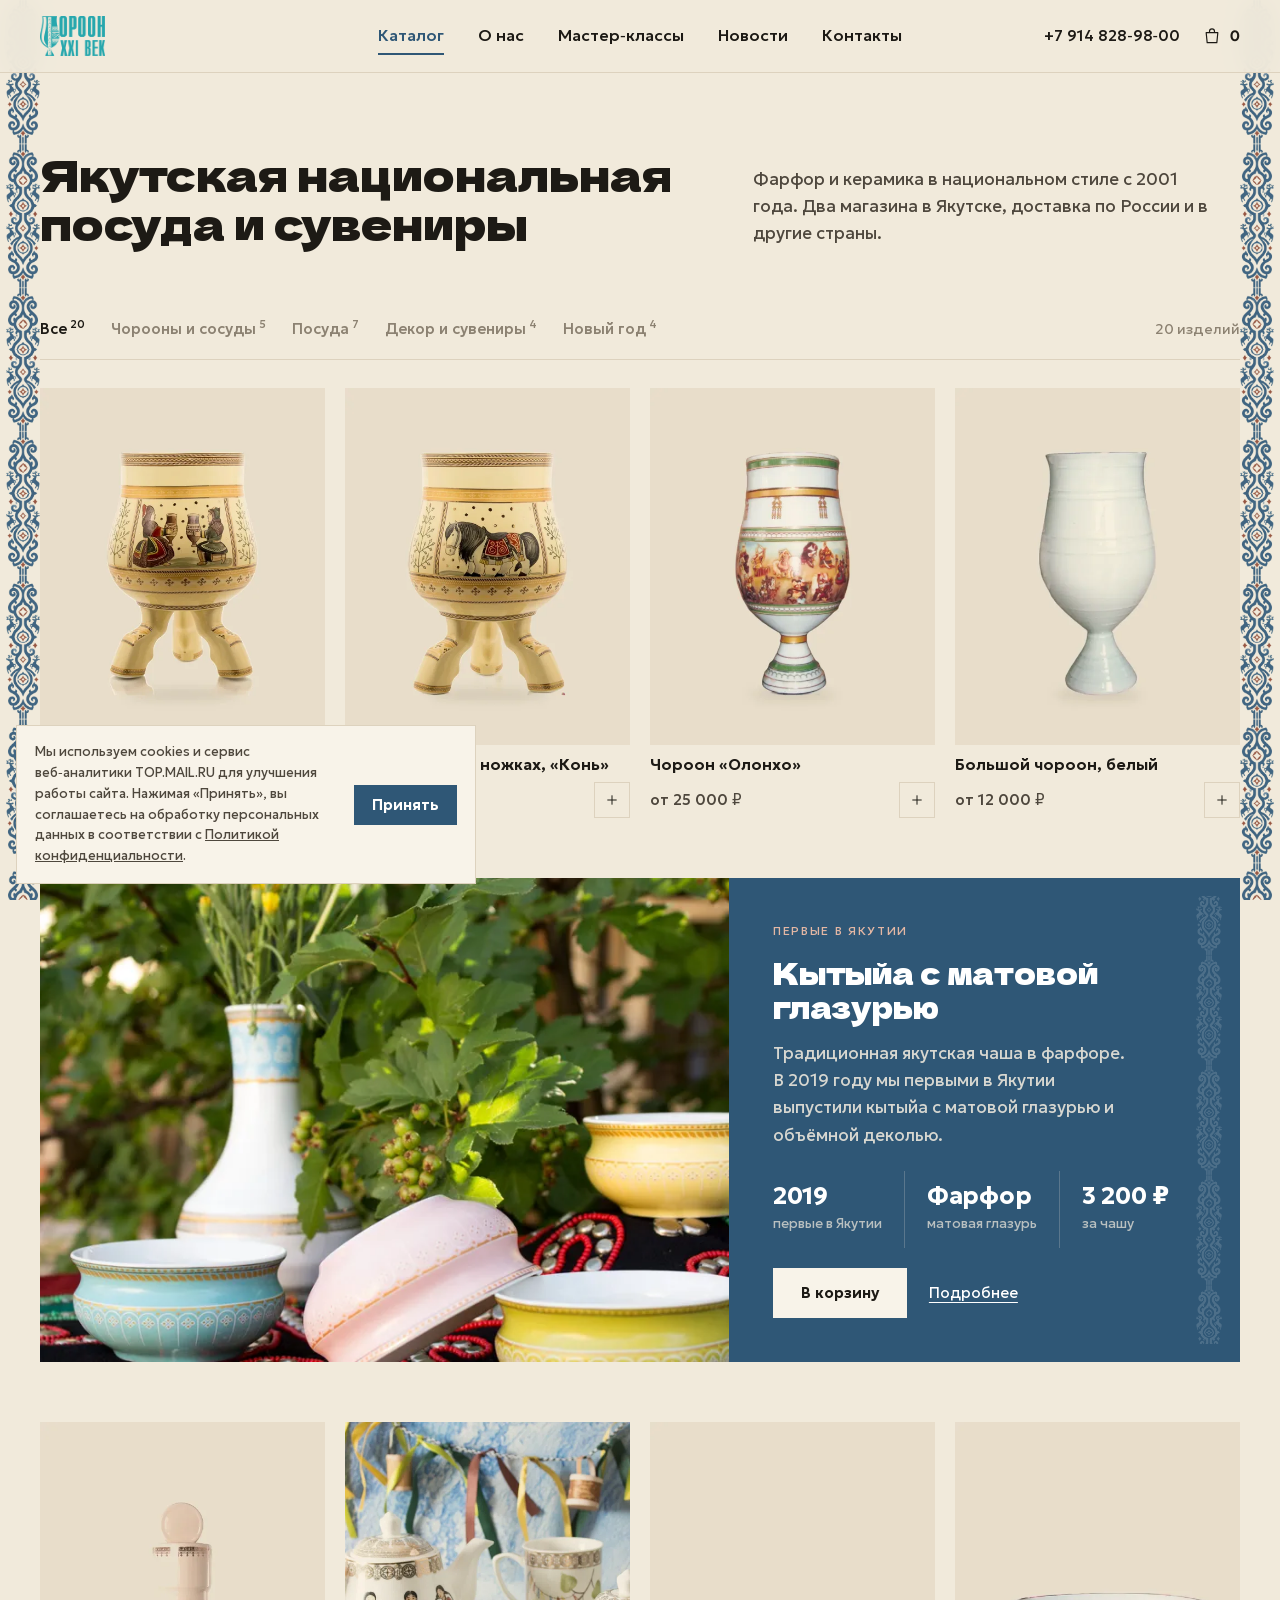
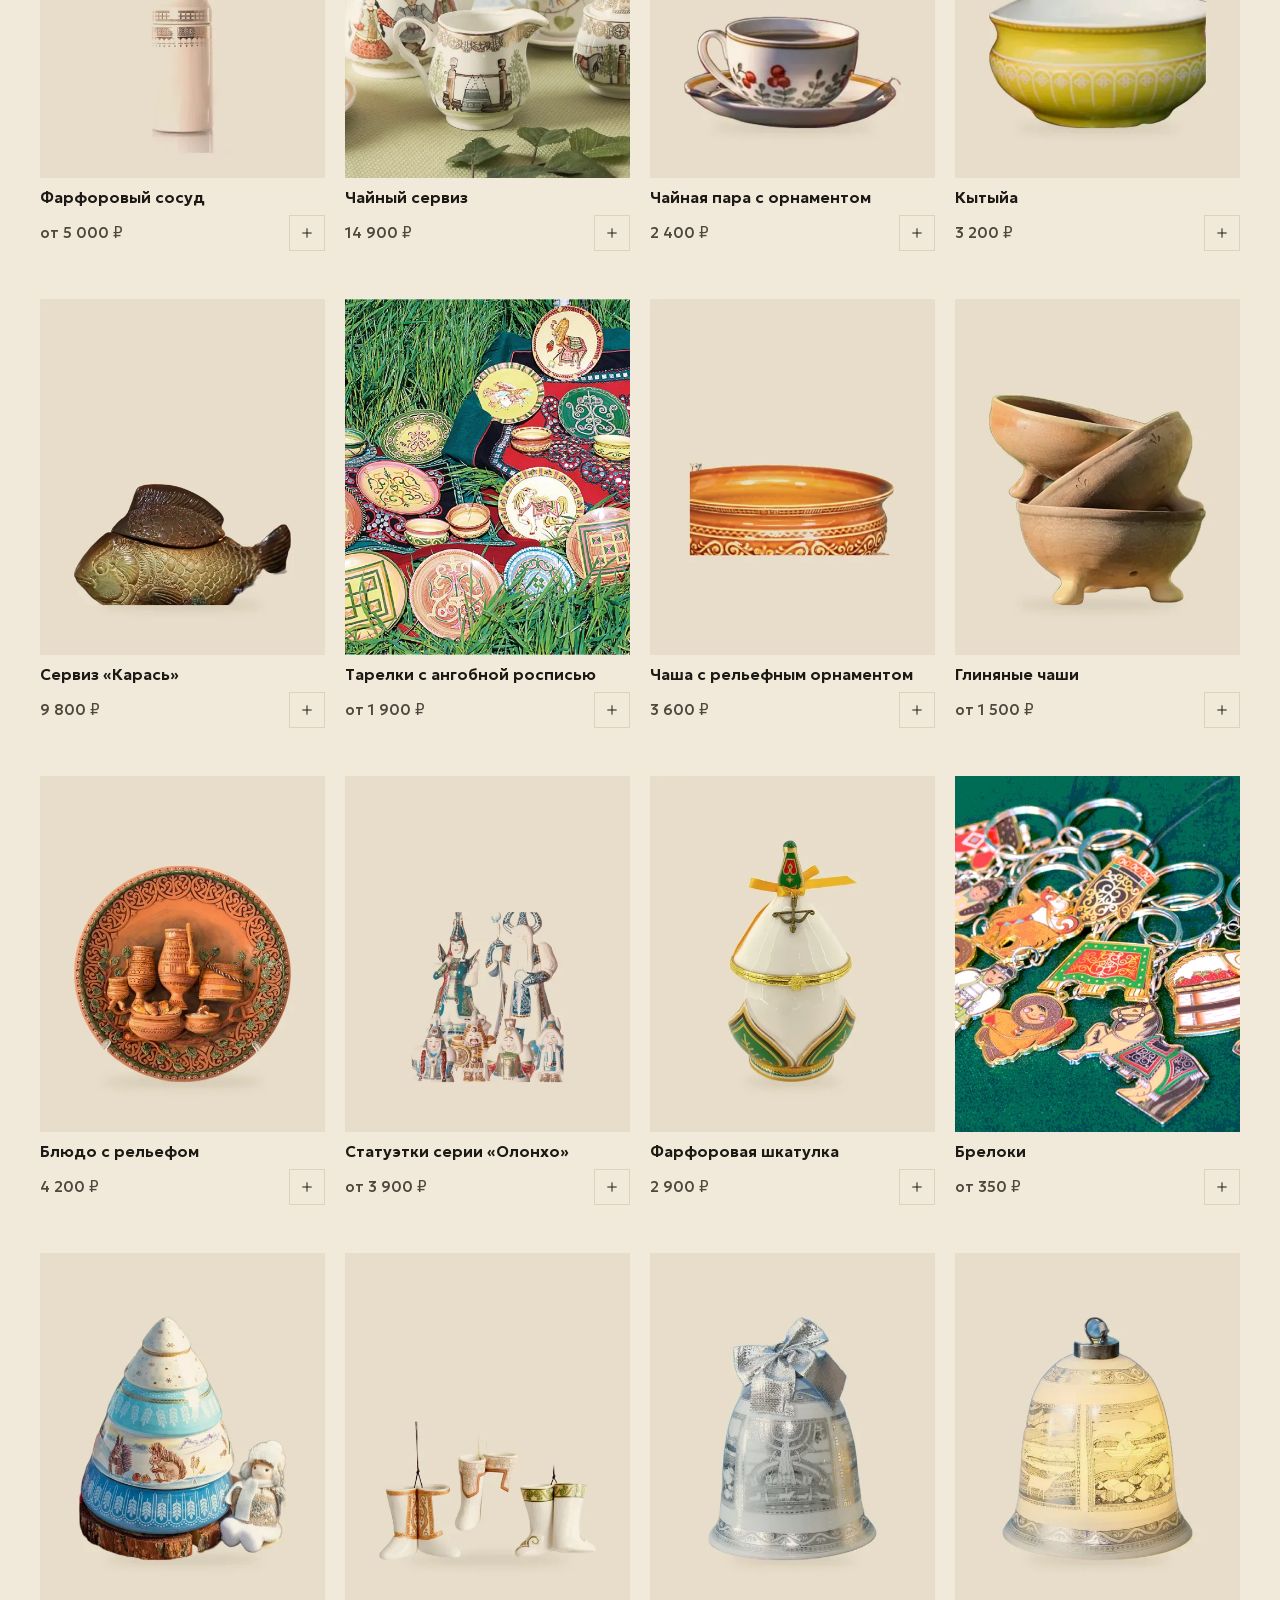
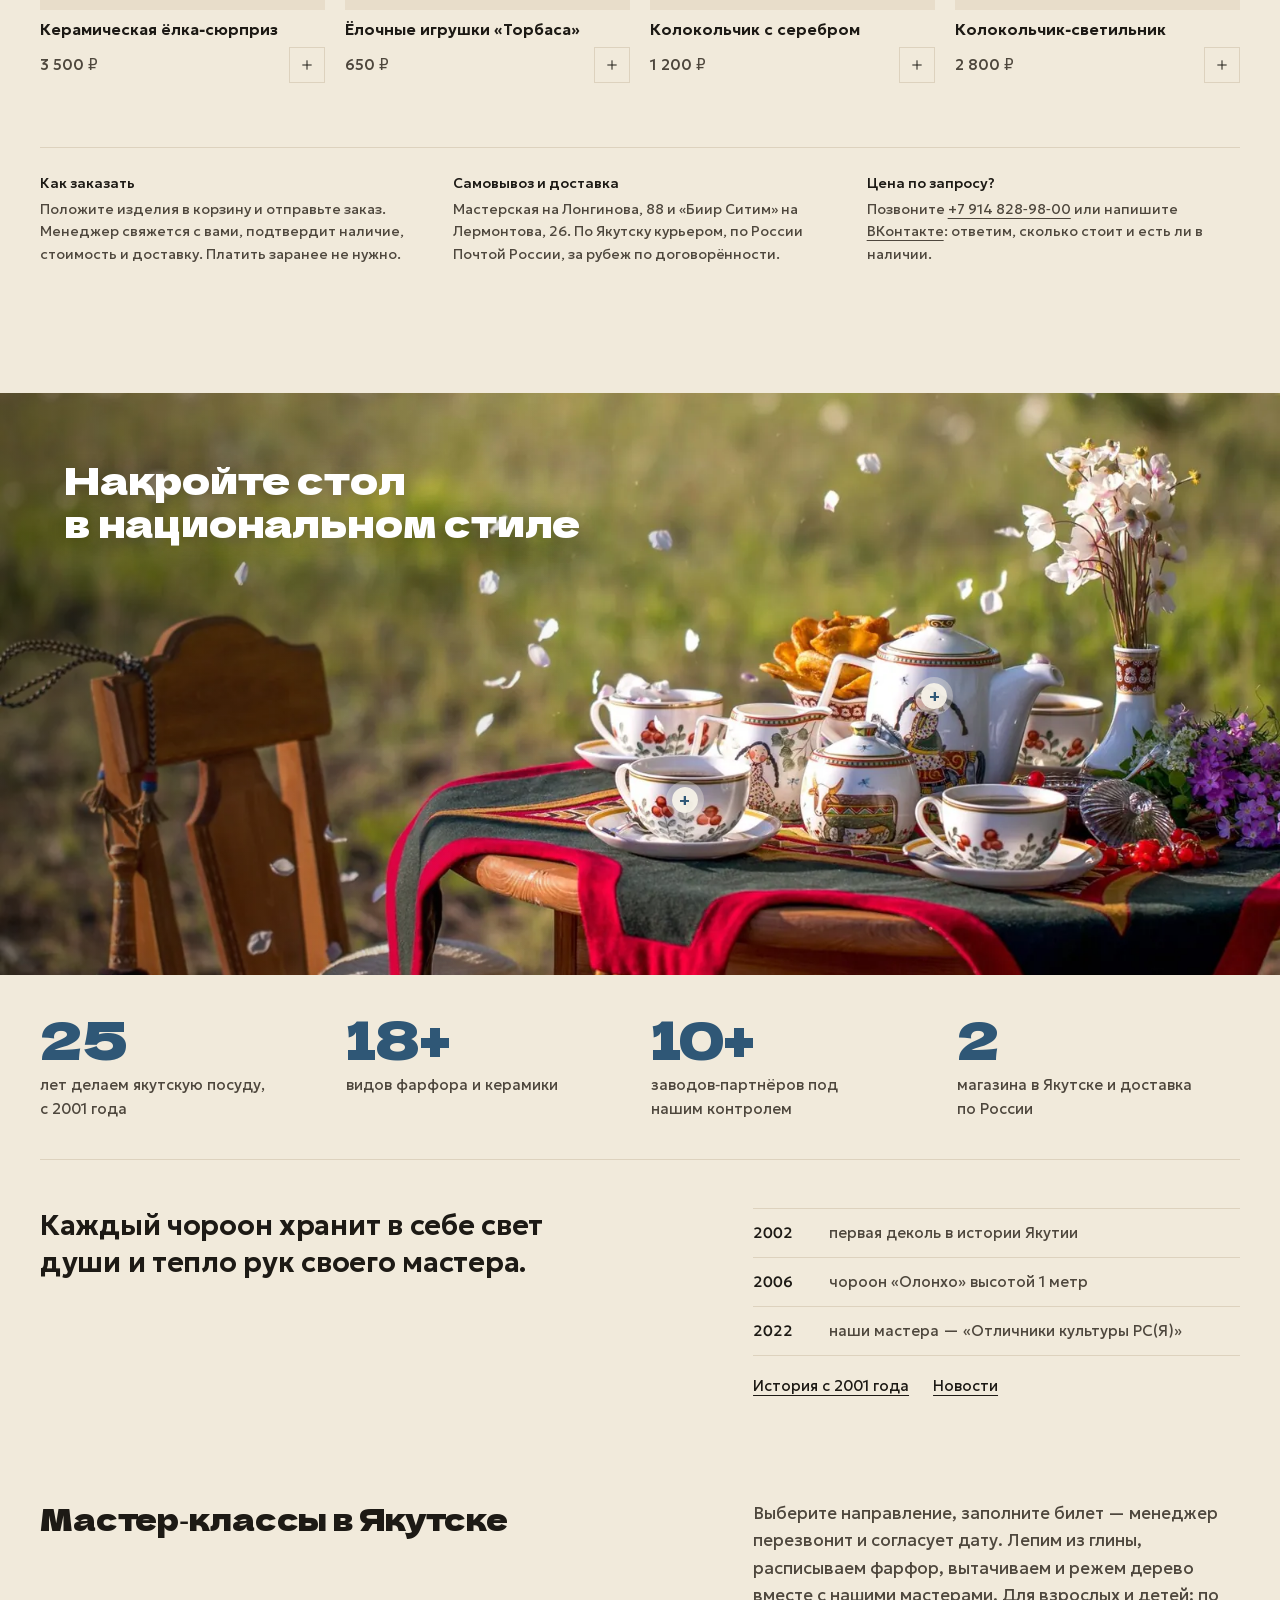
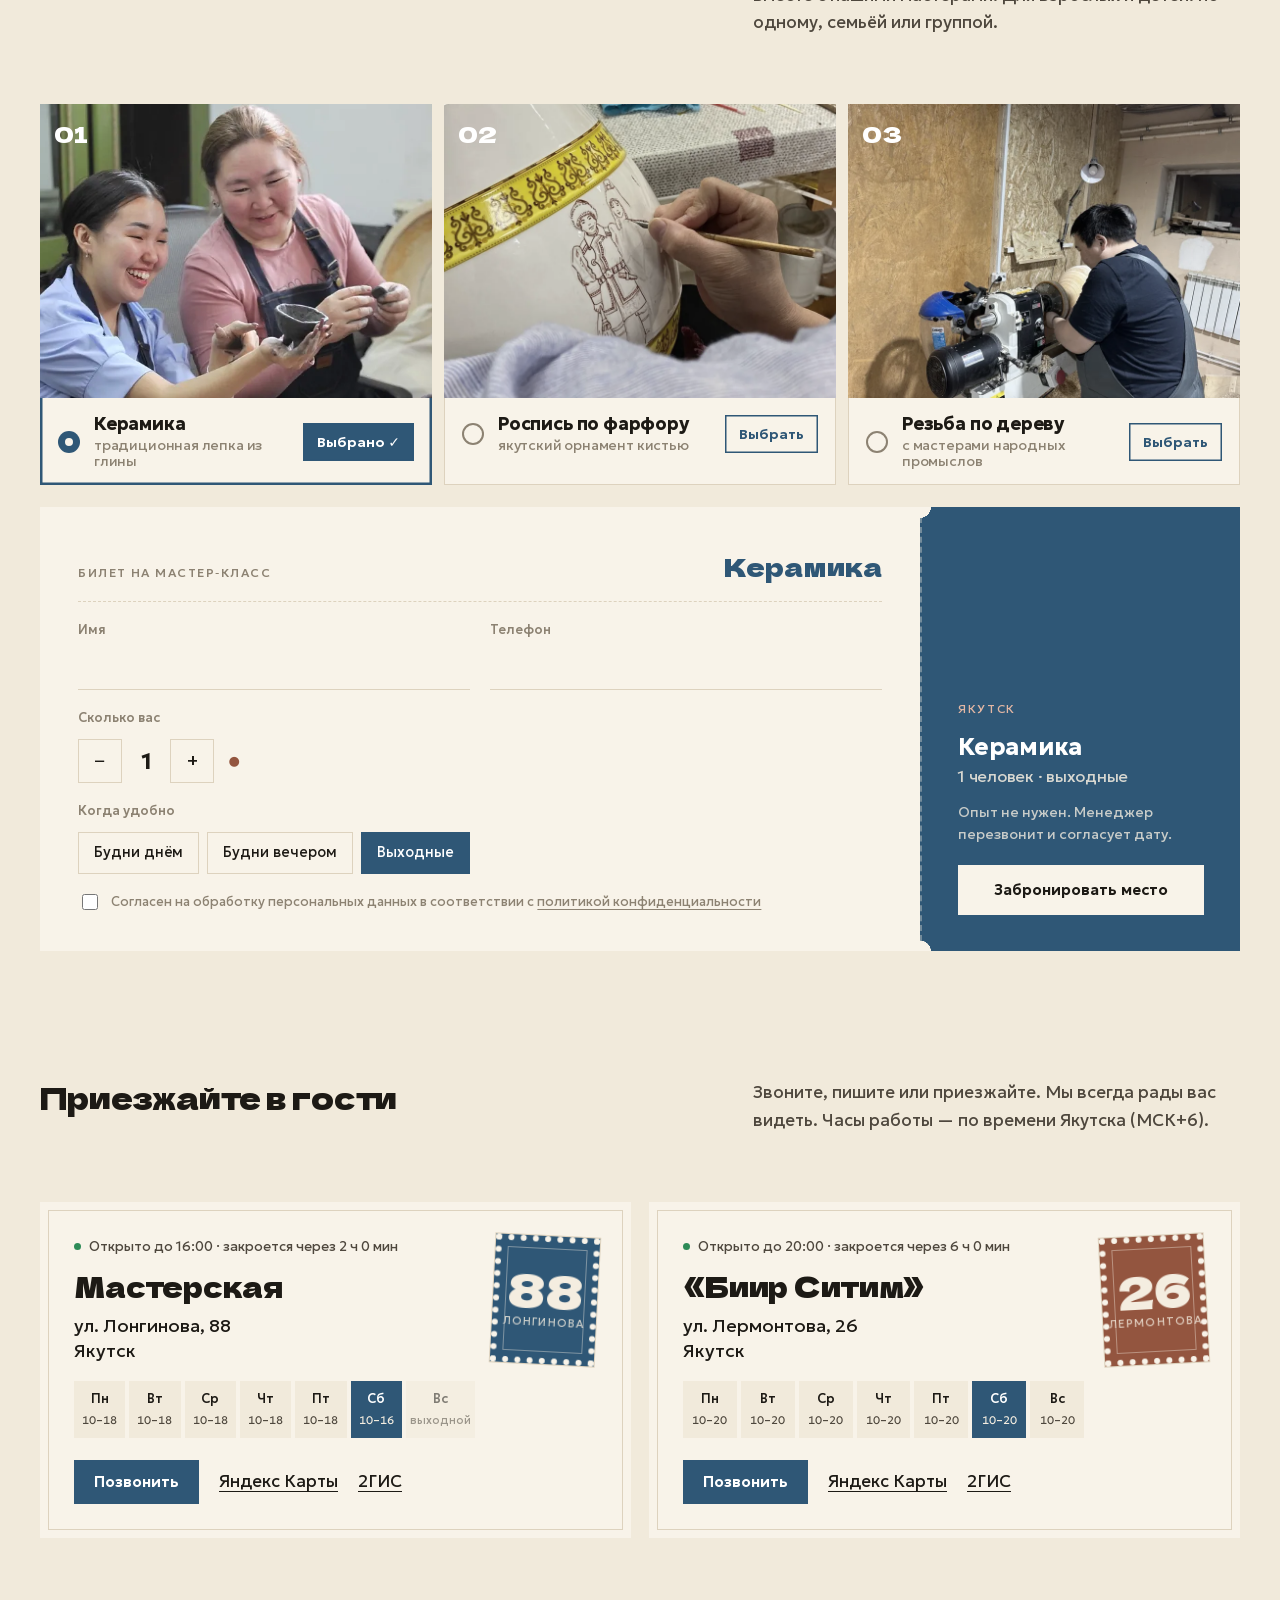
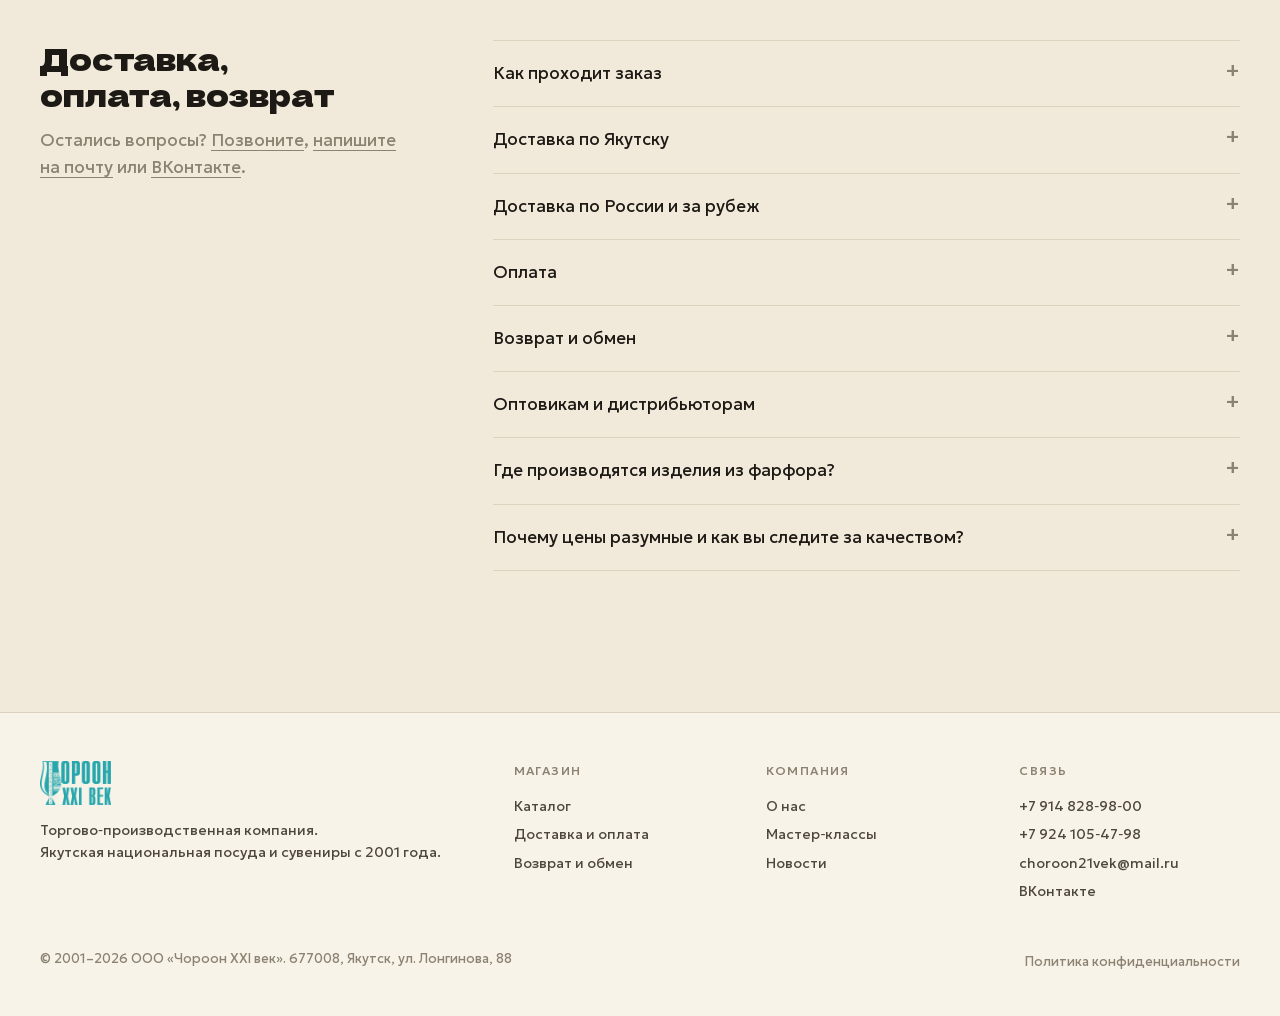
<file: index.html>
<!doctype html>
<html lang="ru">
<head>
<meta charset="utf-8">
<meta name="viewport" content="width=device-width,initial-scale=1,viewport-fit=cover">
<title>Чороон XXI Век — якутская национальная посуда и сувениры</title>
<meta name="description" content="Интернет‑магазин якутской посуды и сувениров из фарфора и керамики. С 2001 года. Самовывоз в Якутске, доставка по России, мастер‑классы.">
<meta name="theme-color" content="#F7F5F1">
<meta property="og:type" content="website">
<meta property="og:site_name" content="Чороон XXI Век">
<meta property="og:locale" content="ru_RU">
<meta property="og:url" content="https://choroon21.com/">
<meta property="og:title" content="Чороон XXI Век — якутская национальная посуда и сувениры">
<meta property="og:description" content="Фарфор и керамика в якутском стиле с 2001 года. Два магазина в Якутске, доставка по России.">
<meta property="og:image" content="https://choroon21.com/img/og.jpg">
<meta property="og:image:width" content="1200">
<meta property="og:image:height" content="630">
<meta name="twitter:card" content="summary_large_image">
<link rel="icon" href="img/logo-teal.png">
<link rel="preload" href="fonts/GolosText-400-cyrillic.woff2" as="font" type="font/woff2" crossorigin>
<link rel="stylesheet" href="css/styles.css?v=15">
<script type="application/ld+json">
{"@context":"https://schema.org","@type":"Store","name":"Чороон XXI Век","description":"Якутская национальная посуда и сувениры из фарфора и керамики","foundingDate":"2001","email":"choroon21vek@mail.ru","telephone":"+79148289800","url":"https://choroon21.com","sameAs":["https://vk.com/choroon_xxi"],"address":{"@type":"PostalAddress","streetAddress":"ул. Лонгинова, 88","addressLocality":"Якутск","postalCode":"677008","addressCountry":"RU"},"openingHoursSpecification":[{"@type":"OpeningHoursSpecification","dayOfWeek":["Monday","Tuesday","Wednesday","Thursday","Friday"],"opens":"10:00","closes":"18:00"},{"@type":"OpeningHoursSpecification","dayOfWeek":"Saturday","opens":"10:00","closes":"16:00"}]}
</script>
</head>
<body data-page="shop">
<!--#header-->
<a class="skip" href="#main">К основному контенту</a>
<svg width="0" height="0" style="position:absolute" aria-hidden="true">
  <symbol id="i-bag" viewBox="0 0 24 24"><path d="M5 8h14l-1.2 12H6.2zM9 8V6.5a3 3 0 0 1 6 0V8" fill="none" stroke="currentColor" stroke-width="1.4" stroke-linejoin="round"/></symbol>
  <symbol id="i-plus" viewBox="0 0 24 24"><path d="M12 5v14M5 12h14" stroke="currentColor" stroke-width="1.5"/></symbol>
  <symbol id="i-phone" viewBox="0 0 24 24"><path d="M6.5 3.5h3l1.5 4.5-2 1.3a11 11 0 0 0 5.7 5.7l1.3-2 4.5 1.5v3a2 2 0 0 1-2 2A16.5 16.5 0 0 1 4.5 5.5a2 2 0 0 1 2-2z" fill="none" stroke="currentColor" stroke-width="1.4" stroke-linejoin="round"/></symbol>
  <symbol id="i-check" viewBox="0 0 24 24"><path d="M5 12.5l4.5 4.5L19 7.5" fill="none" stroke="currentColor" stroke-width="1.6"/></symbol>
</svg>
<header class="hdr">
  <div class="wrap hdr-in">
    <a class="logo" href="index.html" aria-label="Чороон XXI Век — главная"><img src="img/logo-teal.png" alt="Чороон XXI Век" width="640" height="396"></a>
    <nav class="nav" aria-label="Основное меню">
      <a href="index.html#catalog" data-nav="shop">Каталог</a>
      <a href="about.html" data-nav="about">О нас</a>
      <a href="index.html#masterclass">Мастер‑классы</a>
      <a href="news.html" data-nav="news">Новости</a>
      <a href="index.html#contacts">Контакты</a>
    </nav>
    <div class="tools">
      <a class="tel" href="tel:+79148289800">+7 914 828‑98‑00</a>
      <a class="tel-i" href="tel:+79148289800" aria-label="Позвонить"><svg><use href="#i-phone"/></svg></a>
      <button class="cart-btn" data-cart aria-label="Корзина"><svg><use href="#i-bag"/></svg><span class="cart-n">0</span></button>
      <button class="burger" data-menu aria-label="Меню"><i></i></button>
    </div>
  </div>
</header>
<nav class="mnav" id="mnav" aria-label="Меню">
  <a class="mnav-logo" href="index.html"><img src="img/logo-teal.png" alt="Чороон XXI Век" width="640" height="396"></a>
  <button class="x" data-menu-close aria-label="Закрыть меню">×</button>
  <a href="index.html#catalog">Каталог</a>
  <a href="about.html">О нас</a>
  <a href="index.html#masterclass">Мастер‑классы</a>
  <a href="index.html#contacts">Контакты</a>
  <a href="news.html">Новости</a>
  <div class="foot"><a href="tel:+79148289800">+7 914 828‑98‑00</a><a href="mailto:choroon21vek@mail.ru">choroon21vek@mail.ru</a><a href="https://vk.com/choroon_xxi" target="_blank" rel="noopener">ВКонтакте</a></div>
</nav>
<!--/header-->

<main id="main">

<section class="intro">
  <div class="wrap intro-grid">
    <h1>Якутская национальная посуда и сувениры</h1>
    <p class="lead">Фарфор и керамика в национальном стиле с 2001 года. Два магазина в Якутске, доставка по России и в другие страны.</p>
  </div>
</section>

<section id="catalog" aria-label="Каталог">
  <div class="wrap">
    <div class="shop-bar">
      <div class="cats" id="cats" role="group" aria-label="Категории"></div>
      <div class="shop-count" id="count"></div>
    </div>
    <div class="grid" id="grid"></div>
    <div class="shop-note">
      <div><b>Как заказать</b>Положите изделия в корзину и отправьте заказ. Менеджер свяжется с вами, подтвердит наличие, стоимость и доставку. Платить заранее не нужно.</div>
      <div><b>Самовывоз и доставка</b>Мастерская на Лонгинова, 88 и «Биир Ситим» на Лермонтова, 26. По Якутску курьером, по России Почтой России, за рубеж по договорённости.</div>
      <div><b>Цена по запросу?</b>Позвоните <a class="u" href="tel:+79148289800">+7 914 828‑98‑00</a> или напишите <a class="u" href="https://vk.com/choroon_xxi" target="_blank" rel="noopener">ВКонтакте</a>: ответим, сколько стоит и есть ли в наличии.</div>
    </div>
  </div>
</section>

<section class="story">
  <div class="story-img">
    <img src="img/hero.webp" srcset="img/hero-s.webp 800w, img/hero.webp 1600w" sizes="100vw" alt="Чайный сервиз с якутским орнаментом на столе в летнем поле" loading="lazy">
    <div class="story-title"><span>Накройте стол</span><span>в национальном стиле</span></div>
    <button class="spot" style="left:73%;top:52%" data-view="p06" aria-label="Чайный сервиз"><i></i><span>Чайный сервиз<b data-price="p06"></b></span></button>
    <button class="spot" style="left:53.5%;top:70%" data-view="p07" aria-label="Чайная пара"><i></i><span>Чайная пара<b data-price="p07"></b></span></button>
  </div>
  <div class="wrap">
    <ul class="stats">
      <li><b>25</b><span>лет делаем якутскую посуду, с&nbsp;2001 года</span></li>
      <li><b>18+</b><span>видов фарфора и керамики</span></li>
      <li><b>10+</b><span>заводов‑партнёров под нашим контролем</span></li>
      <li><b>2</b><span>магазина в Якутске и доставка по России</span></li>
    </ul>
    <div class="story-in">
      <blockquote>Каждый чороон хранит в себе свет души и тепло рук своего мастера.</blockquote>
      <div class="story-side">
        <ul class="facts">
          <li><b>2002</b>первая деколь в истории Якутии</li>
          <li><b>2006</b>чороон «Олонхо» высотой 1 метр</li>
          <li><b>2022</b>наши мастера — «Отличники культуры РС(Я)»</li>
        </ul>
        <div class="story-links"><a class="u" href="about.html">История с 2001 года</a><a class="u" href="news.html">Новости</a></div>
      </div>
    </div>
  </div>
</section>

<section class="sec" id="masterclass">
  <div class="wrap">
    <div class="sec-head two">
      <h2>Мастер‑классы в Якутске</h2>
      <p class="lead">Выберите направление, заполните билет — менеджер перезвонит и согласует дату. Лепим из глины, расписываем фарфор, вытачиваем и режем дерево вместе с нашими мастерами. Для взрослых и детей: по одному, семьёй или группой.</p>
    </div>
    <form class="mk-book" data-form="mk" novalidate>
      <div class="mk-pick" role="radiogroup" aria-label="Выберите направление">
        <label class="mk-card"><input type="radio" name="kind" value="Керамика" checked><span class="mk-ph"><img src="img/mk-s.webp" alt="" loading="lazy"><span class="mk-n">01</span></span><span class="mk-lbl"><i class="mk-radio" aria-hidden="true"></i><span class="mk-t">Керамика<small>традиционная лепка из глины</small></span><span class="mk-pill" aria-hidden="true"></span></span></label>
        <label class="mk-card"><input type="radio" name="kind" value="Ручная роспись на фарфоре"><span class="mk-ph"><img src="img/hand-paint-s.webp" alt="" loading="lazy"><span class="mk-n">02</span></span><span class="mk-lbl"><i class="mk-radio" aria-hidden="true"></i><span class="mk-t">Роспись по фарфору<small>якутский орнамент кистью</small></span><span class="mk-pill" aria-hidden="true"></span></span></label>
        <label class="mk-card"><input type="radio" name="kind" value="Резьба по дереву"><span class="mk-ph"><img src="img/wood-s.webp" alt="" loading="lazy"><span class="mk-n">03</span></span><span class="mk-lbl"><i class="mk-radio" aria-hidden="true"></i><span class="mk-t">Резьба по дереву<small>с мастерами народных промыслов</small></span><span class="mk-pill" aria-hidden="true"></span></span></label>
      </div>
      <div class="ticket">
        <div class="ticket-main">
          <div class="ticket-top"><span class="label">Билет на мастер‑класс</span><span class="ticket-kind" id="t-kind">Керамика</span></div>
          <div class="row">
            <div class="fld"><label for="m-name">Имя</label><input id="m-name" name="name" autocomplete="name" required></div>
            <div class="fld"><label for="m-phone">Телефон</label><input id="m-phone" name="phone" type="tel" autocomplete="tel" inputmode="tel" required></div>
          </div>
          <div class="fld"><span class="flbl">Сколько вас</span>
            <div class="people"><button type="button" data-ppl="-1" aria-label="Меньше">−</button><output id="t-ppl">1</output><button type="button" data-ppl="1" aria-label="Больше">+</button><span class="ppl-icons" id="t-icons" aria-hidden="true"></span></div>
            <input type="hidden" name="qty" value="1" id="m-qty">
          </div>
          <div class="fld"><span class="flbl">Когда удобно</span>
            <div class="opts">
              <label><input type="radio" name="days" value="Будни днём"><span>Будни днём</span></label>
              <label><input type="radio" name="days" value="Будни вечером"><span>Будни вечером</span></label>
              <label><input type="radio" name="days" value="Выходные" checked><span>Выходные</span></label>
            </div>
          </div>
          <label class="consent"><input type="checkbox" name="consent" required><span>Согласен на обработку персональных данных в соответствии с <a href="policy.html">политикой конфиденциальности</a></span></label>
        </div>
        <div class="ticket-stub">
          <span class="stub-l">Якутск</span>
          <b id="t-sum">Керамика · 1 чел. · выходные</b>
          <span class="stub-note">Опыт не нужен. Менеджер перезвонит и согласует дату.</span>
          <button class="btn" type="submit">Забронировать место</button>
        </div>
      </div>
    </form>
    <div class="ok" role="status"></div>
  </div>
</section>

<section class="sec" id="contacts">
  <div class="wrap">
    <div class="sec-head two">
      <h2>Приезжайте в гости</h2>
      <p class="lead">Звоните, пишите или приезжайте. Мы всегда рады вас видеть. Часы работы — по времени Якутска (МСК+6).</p>
    </div>
    <div class="stores">
      <article class="post" data-shop="longinova">
        <div class="post-body">
          <span class="status"><i></i><span></span></span>
          <h3>Мастерская</h3>
          <p class="post-addr">ул. Лонгинова, 88<br>Якутск</p>
          <div class="week" data-week></div>
          <div class="links"><a class="btn" href="tel:+79148289800">Позвонить</a><a class="u" target="_blank" rel="noopener" href="https://yandex.ru/maps/?text=%D0%AF%D0%BA%D1%83%D1%82%D1%81%D0%BA%2C%20%D1%83%D0%BB.%20%D0%9B%D0%BE%D0%BD%D0%B3%D0%B8%D0%BD%D0%BE%D0%B2%D0%B0%2C%2088">Яндекс Карты</a><a class="u" target="_blank" rel="noopener" href="https://2gis.ru/yakutsk/search/%D0%9B%D0%BE%D0%BD%D0%B3%D0%B8%D0%BD%D0%BE%D0%B2%D0%B0%2088">2ГИС</a></div>
        </div>
        <div class="stamp" aria-hidden="true"><span>88</span><small>Лонгинова</small></div>
      </article>
      <article class="post" data-shop="biir">
        <div class="post-body">
          <span class="status"><i></i><span></span></span>
          <h3>«Биир Ситим»</h3>
          <p class="post-addr">ул. Лермонтова, 26<br>Якутск</p>
          <div class="week" data-week></div>
          <div class="links"><a class="btn" href="tel:+79241054798">Позвонить</a><a class="u" target="_blank" rel="noopener" href="https://yandex.ru/maps/?text=%D0%AF%D0%BA%D1%83%D1%82%D1%81%D0%BA%2C%20%D1%83%D0%BB.%20%D0%9B%D0%B5%D1%80%D0%BC%D0%BE%D0%BD%D1%82%D0%BE%D0%B2%D0%B0%2C%2026">Яндекс Карты</a><a class="u" target="_blank" rel="noopener" href="https://2gis.ru/yakutsk/search/%D0%9B%D0%B5%D1%80%D0%BC%D0%BE%D0%BD%D1%82%D0%BE%D0%B2%D0%B0%2026">2ГИС</a></div>
        </div>
        <div class="stamp" aria-hidden="true"><span>26</span><small>Лермонтова</small></div>
      </article>
    </div>

    <div class="buyers" id="info">
      <div><h2>Доставка, оплата, возврат</h2><p class="muted" style="margin-top:14px">Остались вопросы? <a class="u" href="tel:+79148289800">Позвоните</a>, <a class="u" href="mailto:choroon21vek@mail.ru">напишите на почту</a> или <a class="u" href="https://vk.com/choroon_xxi" target="_blank" rel="noopener">ВКонтакте</a>.</p></div>
      <div class="acc">
        <details><summary>Как проходит заказ</summary><div class="a"><p>Вы отправляете заказ с сайта, он приходит нашему менеджеру. Менеджер связывается с вами, подтверждает наличие, стоимость и способ доставки. Оплачивать заранее ничего не нужно.</p></div></details>
        <details><summary>Доставка по Якутску</summary><div class="a"><p>С понедельника по субботу, курьером службы такси, оплата по тарифу. Заказы на доставку принимаем с 10:00 до 15:00. Доставку оформляем при заказе от 5000 ₽.</p></div></details>
        <details><summary>Доставка по России и за рубеж</summary><div class="a"><p>Срок и стоимость доставки определяются после оформления заказа. В отдалённые населённые пункты доставляем по договорённости. Доставку за пределы России обсуждаем при оформлении заказа.</p></div></details>
        <details><summary>Оплата</summary><div class="a"><p>Наличный и безналичный расчёт, банковские кредитные и дебетовые карты.</p></div></details>
        <details><summary>Возврат и обмен</summary><div class="a"><p>Если что‑то пошло не так, мы всегда рады пойти навстречу. Отправьте подробное письмо с фотографиями на <a href="mailto:choroon21vek@mail.ru?subject=Возврат/Обмен">choroon21vek@mail.ru</a> с темой «Возврат/Обмен».</p></div></details>
        <details><summary>Оптовикам и дистрибьюторам</summary><div class="a"><p>Мы всегда рады новым партнёрам. У нас многолетний опыт работы с оптовыми покупателями, отлаженный процесс и щедрый скидочный план. Заявки ждём на <a href="mailto:choroon21vek@mail.ru?subject=Оптовик/дистрибьютор">choroon21vek@mail.ru</a> с темой «Оптовик/дистрибьютор».</p></div></details>
        <details><summary>Где производятся изделия из фарфора?</summary><div class="a"><p>Большинство изделий из фарфора производится на родине фарфора, в Китае, на заводах юга страны. Наши специалисты живут в Китае, сами выбирают поставщиков, контролируют производство и проверяют качество. Керамику делаем в Якутске.</p></div></details>
        <details><summary>Почему цены разумные и как вы следите за качеством?</summary><div class="a"><p>Нам важно, чтобы каждый нашёл у нас что‑то подходящее по разумной цене. Поэтому мы держим цены и постоянно работаем над качеством.</p></div></details>
      </div>
    </div>
  </div>
</section>

</main>

<!--#footer-->
<footer class="ftr">
  <div class="wrap">
    <div class="ftr-grid">
      <div><img src="img/logo-teal.png" alt="Чороон XXI Век" width="640" height="396" loading="lazy"><p>Торгово‑производственная компания.<br>Якутская национальная посуда и сувениры с 2001 года.</p></div>
      <div><span class="label">Магазин</span><a href="index.html#catalog">Каталог</a><a href="index.html#info">Доставка и оплата</a><a href="index.html#info">Возврат и обмен</a></div>
      <div><span class="label">Компания</span><a href="about.html">О нас</a><a href="index.html#masterclass">Мастер‑классы</a><a href="news.html">Новости</a></div>
      <div><span class="label">Связь</span><a href="tel:+79148289800">+7 914 828‑98‑00</a><a href="tel:+79241054798">+7 924 105‑47‑98</a><a href="mailto:choroon21vek@mail.ru">choroon21vek@mail.ru</a><a href="https://vk.com/choroon_xxi" target="_blank" rel="noopener">ВКонтакте</a></div>
    </div>
    <div class="ftr-bot"><span>© 2001–<span data-year>2026</span> ООО «Чороон XXI век». 677008, Якутск, ул. Лонгинова, 88</span><a href="policy.html">Политика конфиденциальности</a></div>
  </div>
</footer>

<div class="ov" id="pv" role="dialog" aria-modal="true" aria-label="Товар"><div class="ov-bg" data-close></div><div class="pv"><div class="pv-box" id="pv-box"></div></div></div>

<div class="ov" id="cart" role="dialog" aria-modal="true" aria-labelledby="cart-t">
  <div class="ov-bg" data-close></div>
  <aside class="sheet">
    <div class="sheet-h"><h2 id="cart-t">Корзина</h2><button class="x" data-close aria-label="Закрыть">×</button></div>
    <div class="sheet-b" id="cart-b"></div>
    <div class="sheet-f" id="cart-f"></div>
  </aside>
</div>

<div class="cookie" id="cookie"><p>Мы используем cookies и сервис веб‑аналитики TOP.MAIL.RU для улучшения работы сайта. Нажимая «Принять», вы соглашаетесь на обработку персональных данных в соответствии с <a href="policy.html">Политикой конфиденциальности</a>.</p><button class="btn" data-cookie>Принять</button></div>
<button class="totop" id="totop" aria-label="Наверх">↑</button>
<div class="toast" id="toast" role="status"></div>
<!--/footer-->

<script src="data/products.js?v=15"></script>
<script src="js/app.js?v=15"></script>
</body>
</html>
</file>
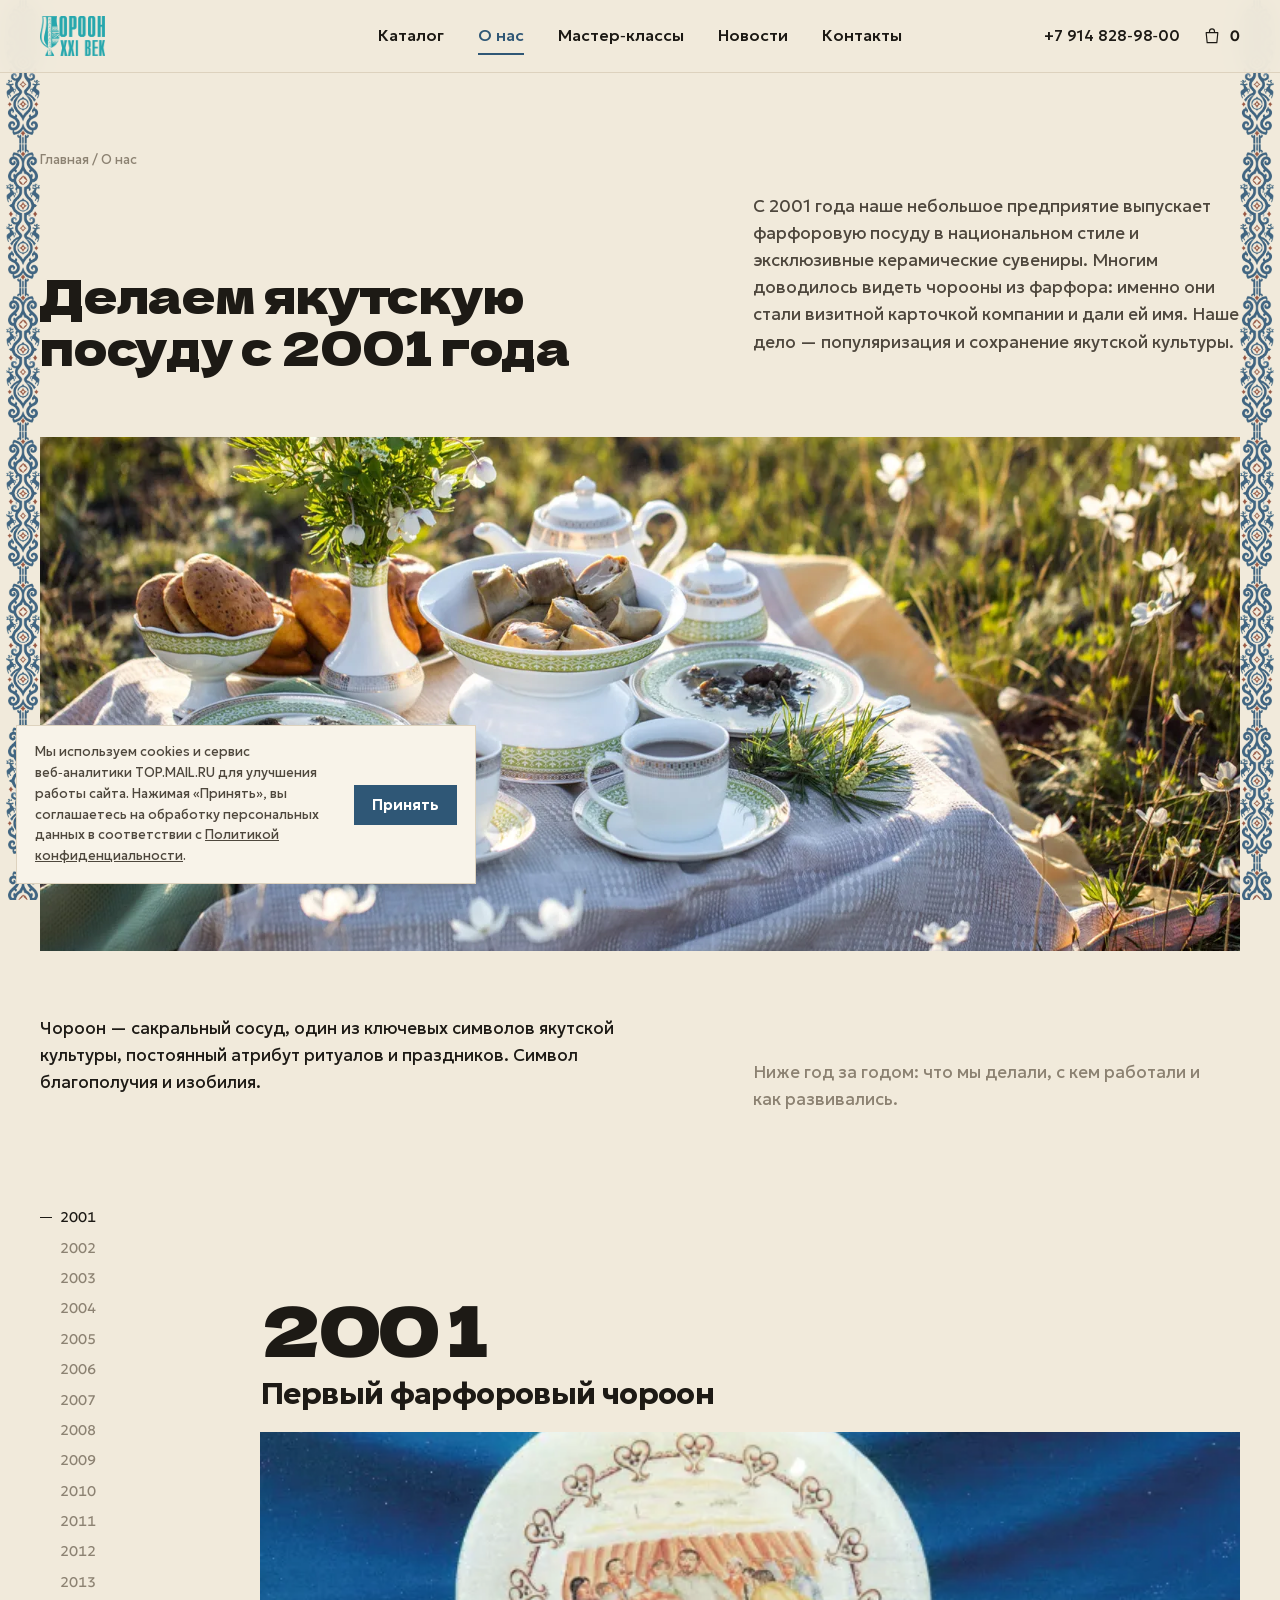
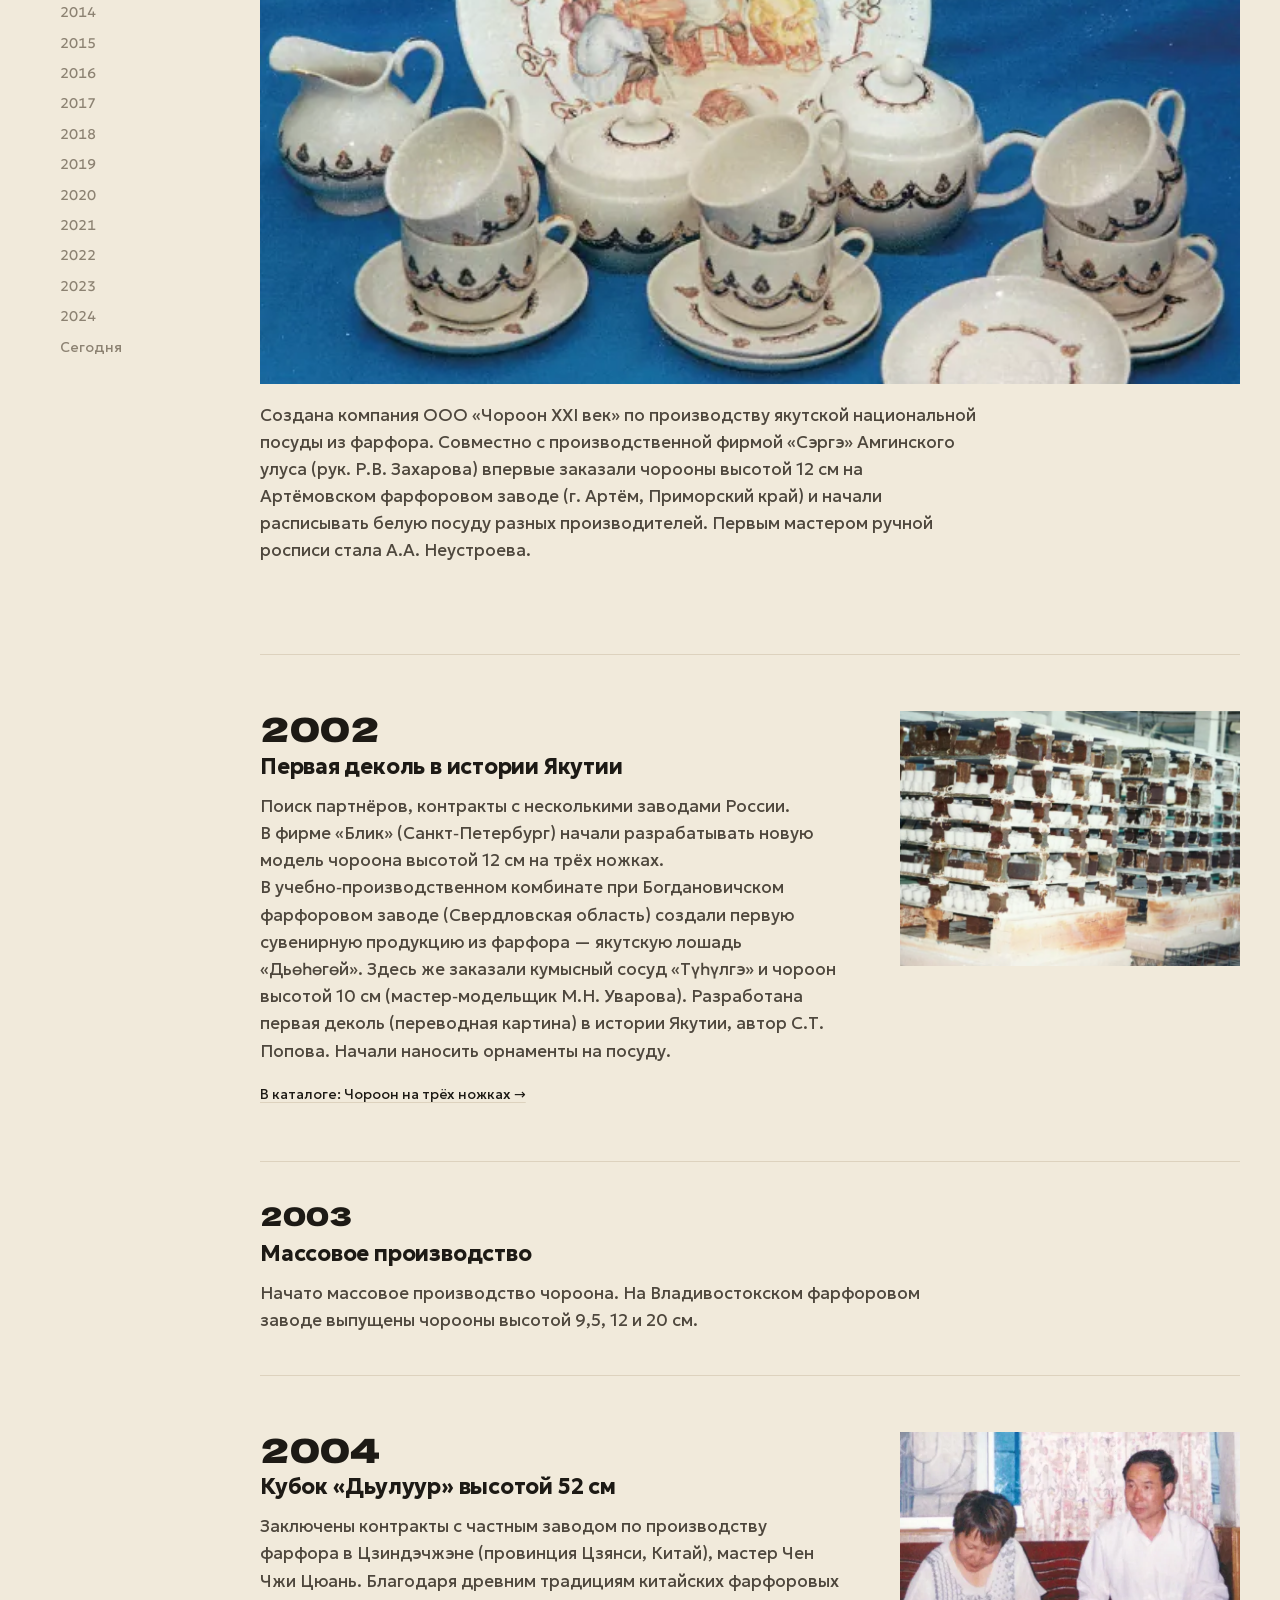
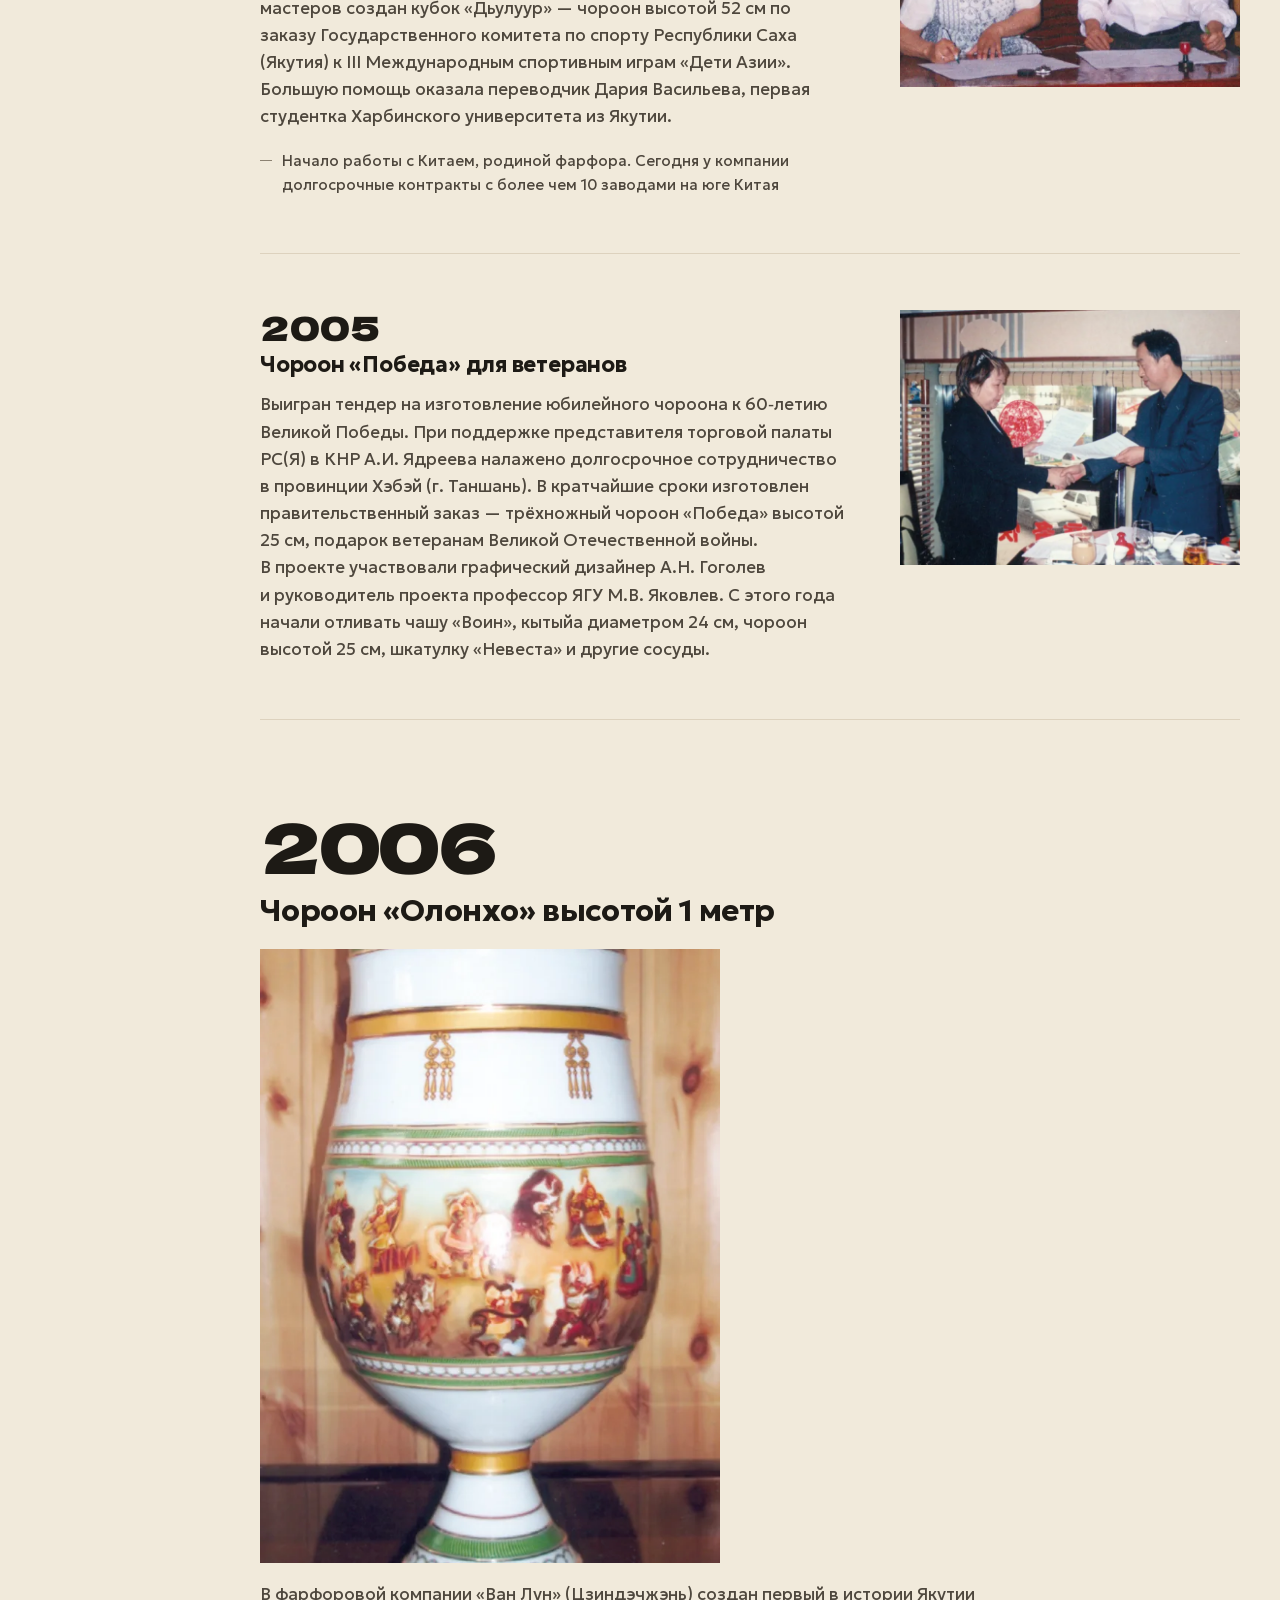
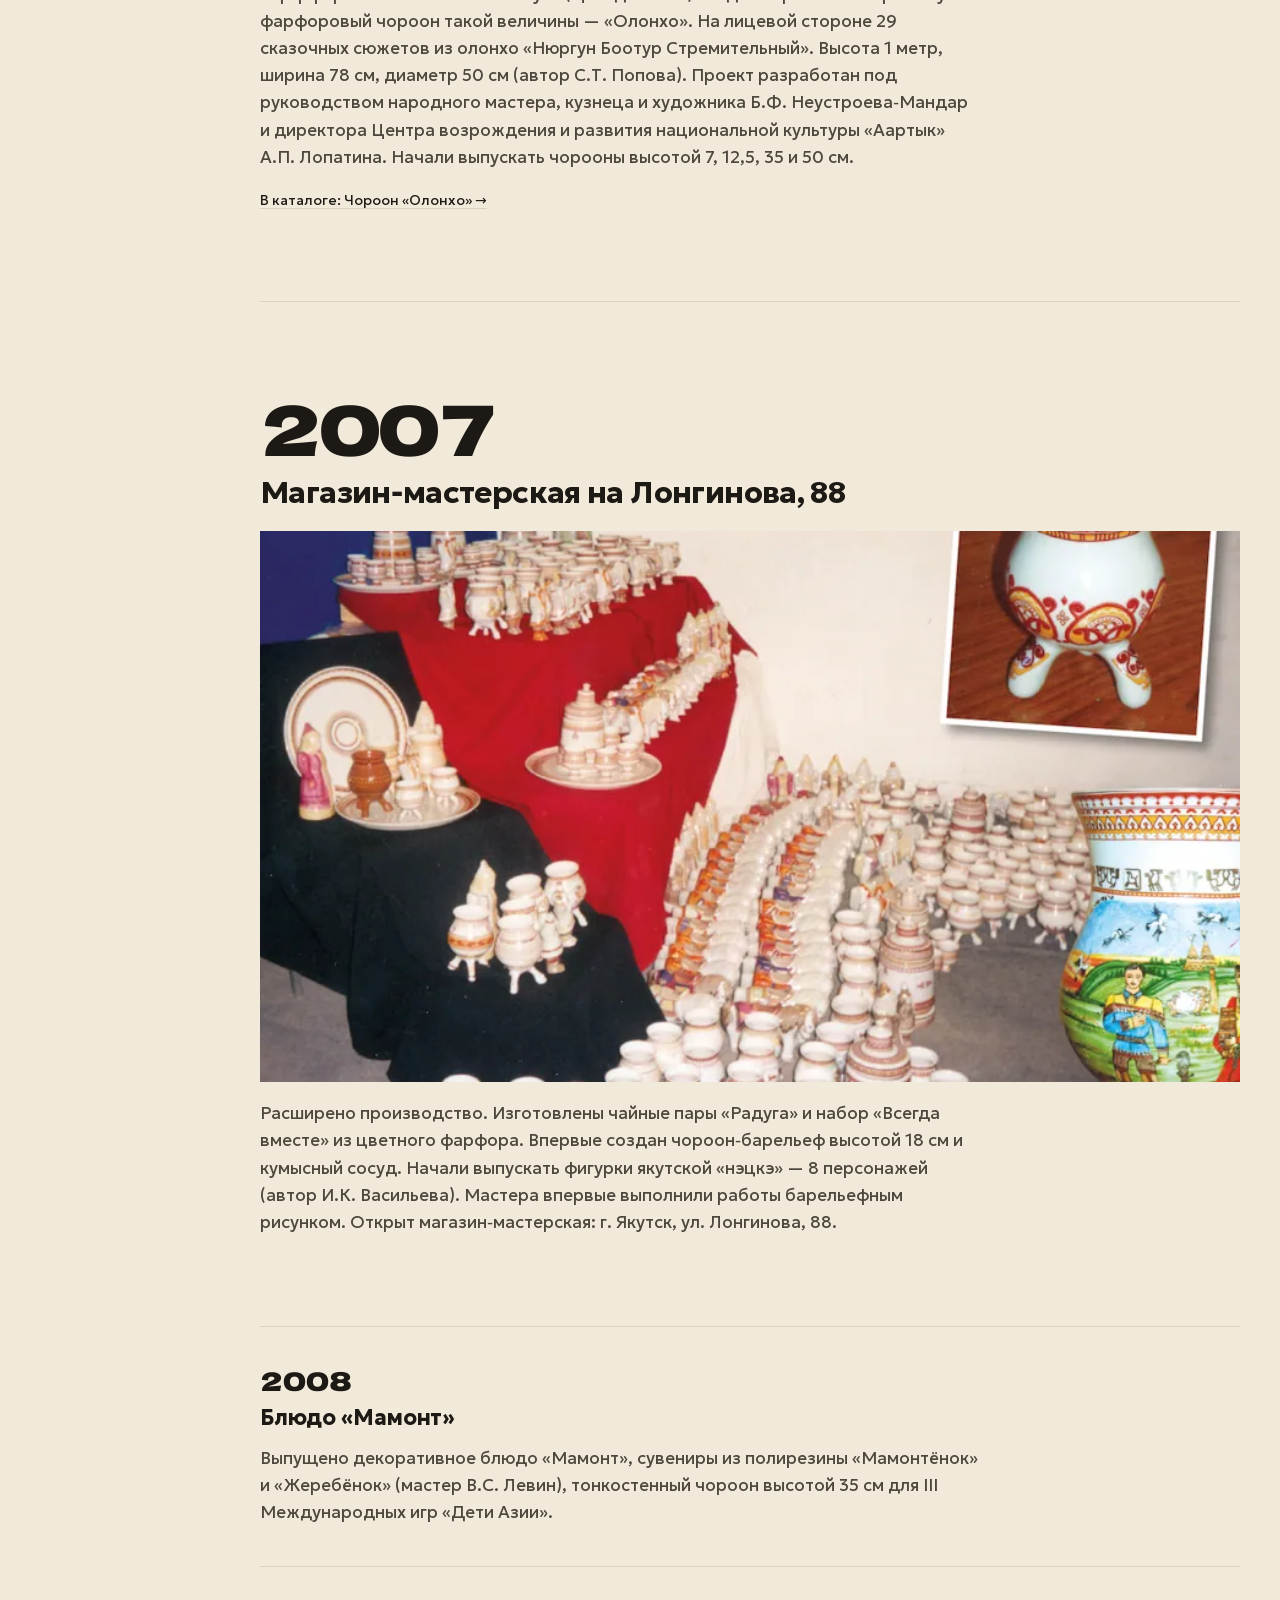
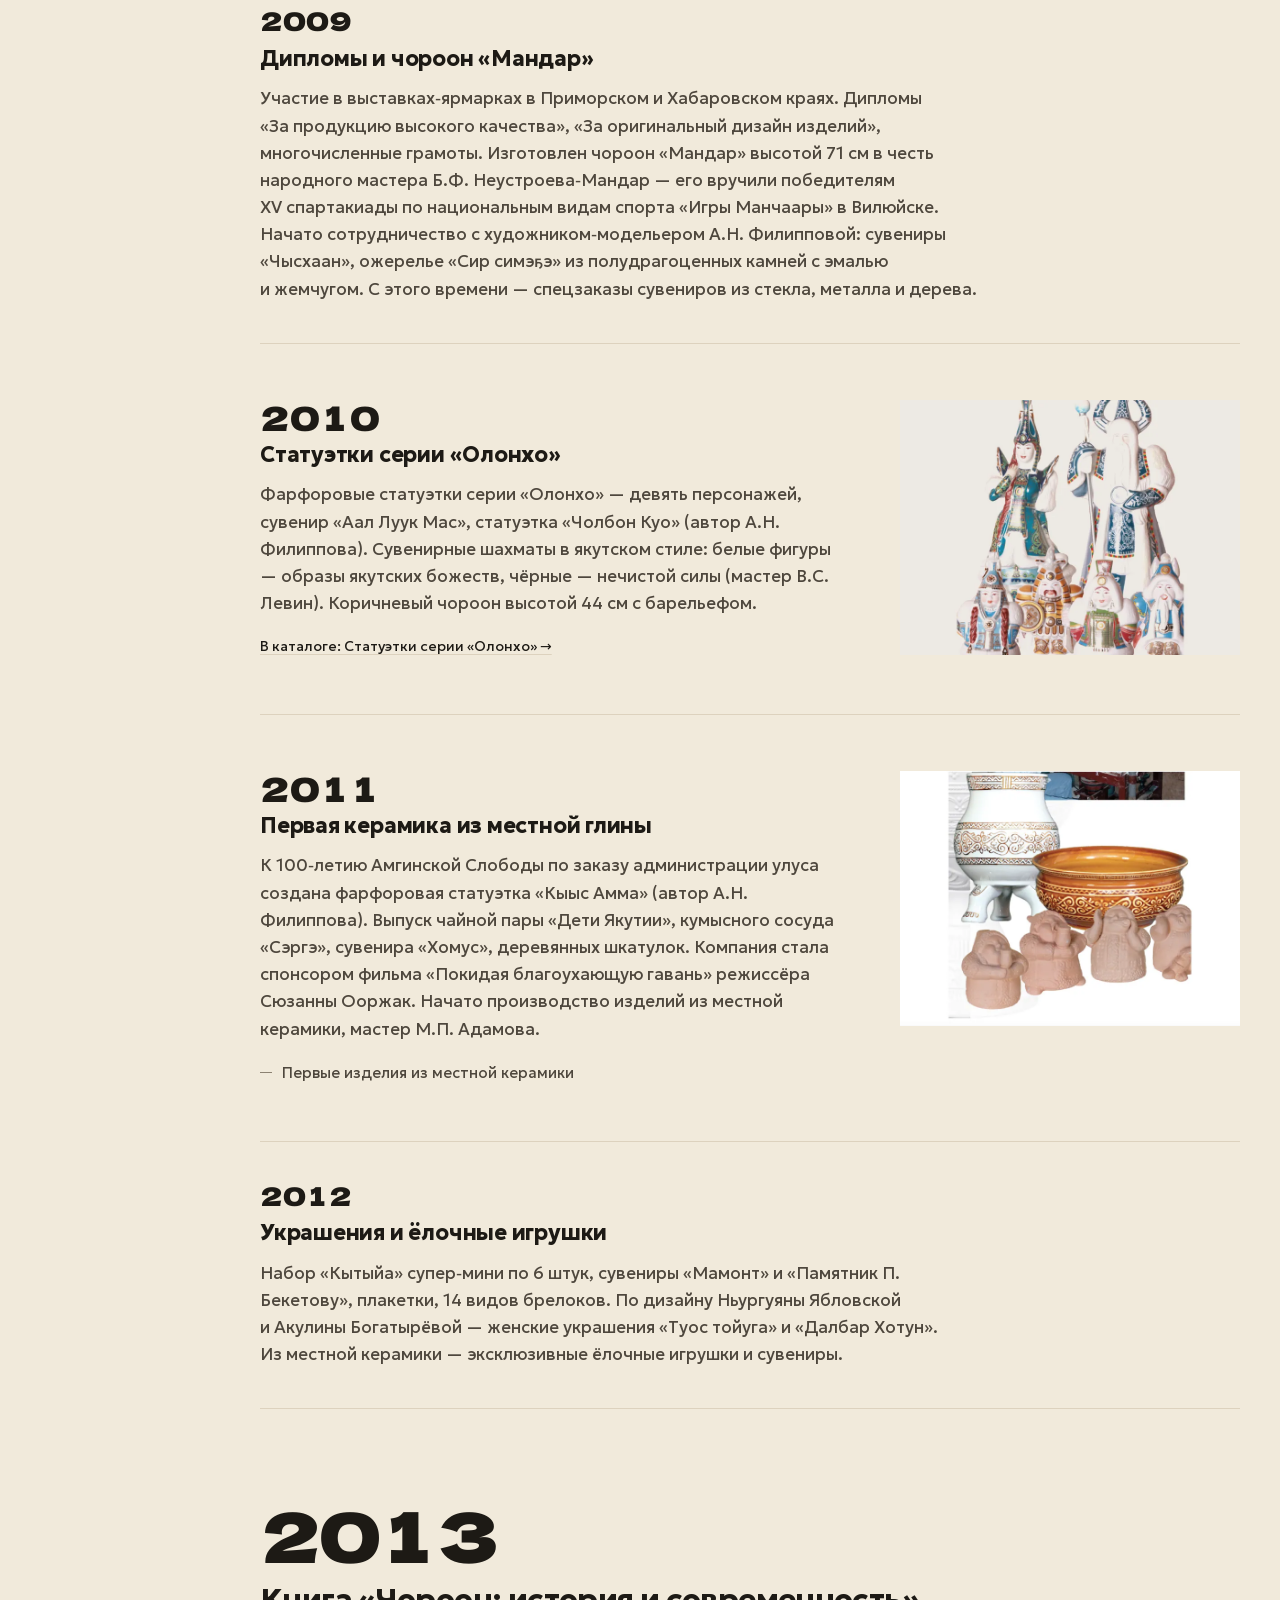
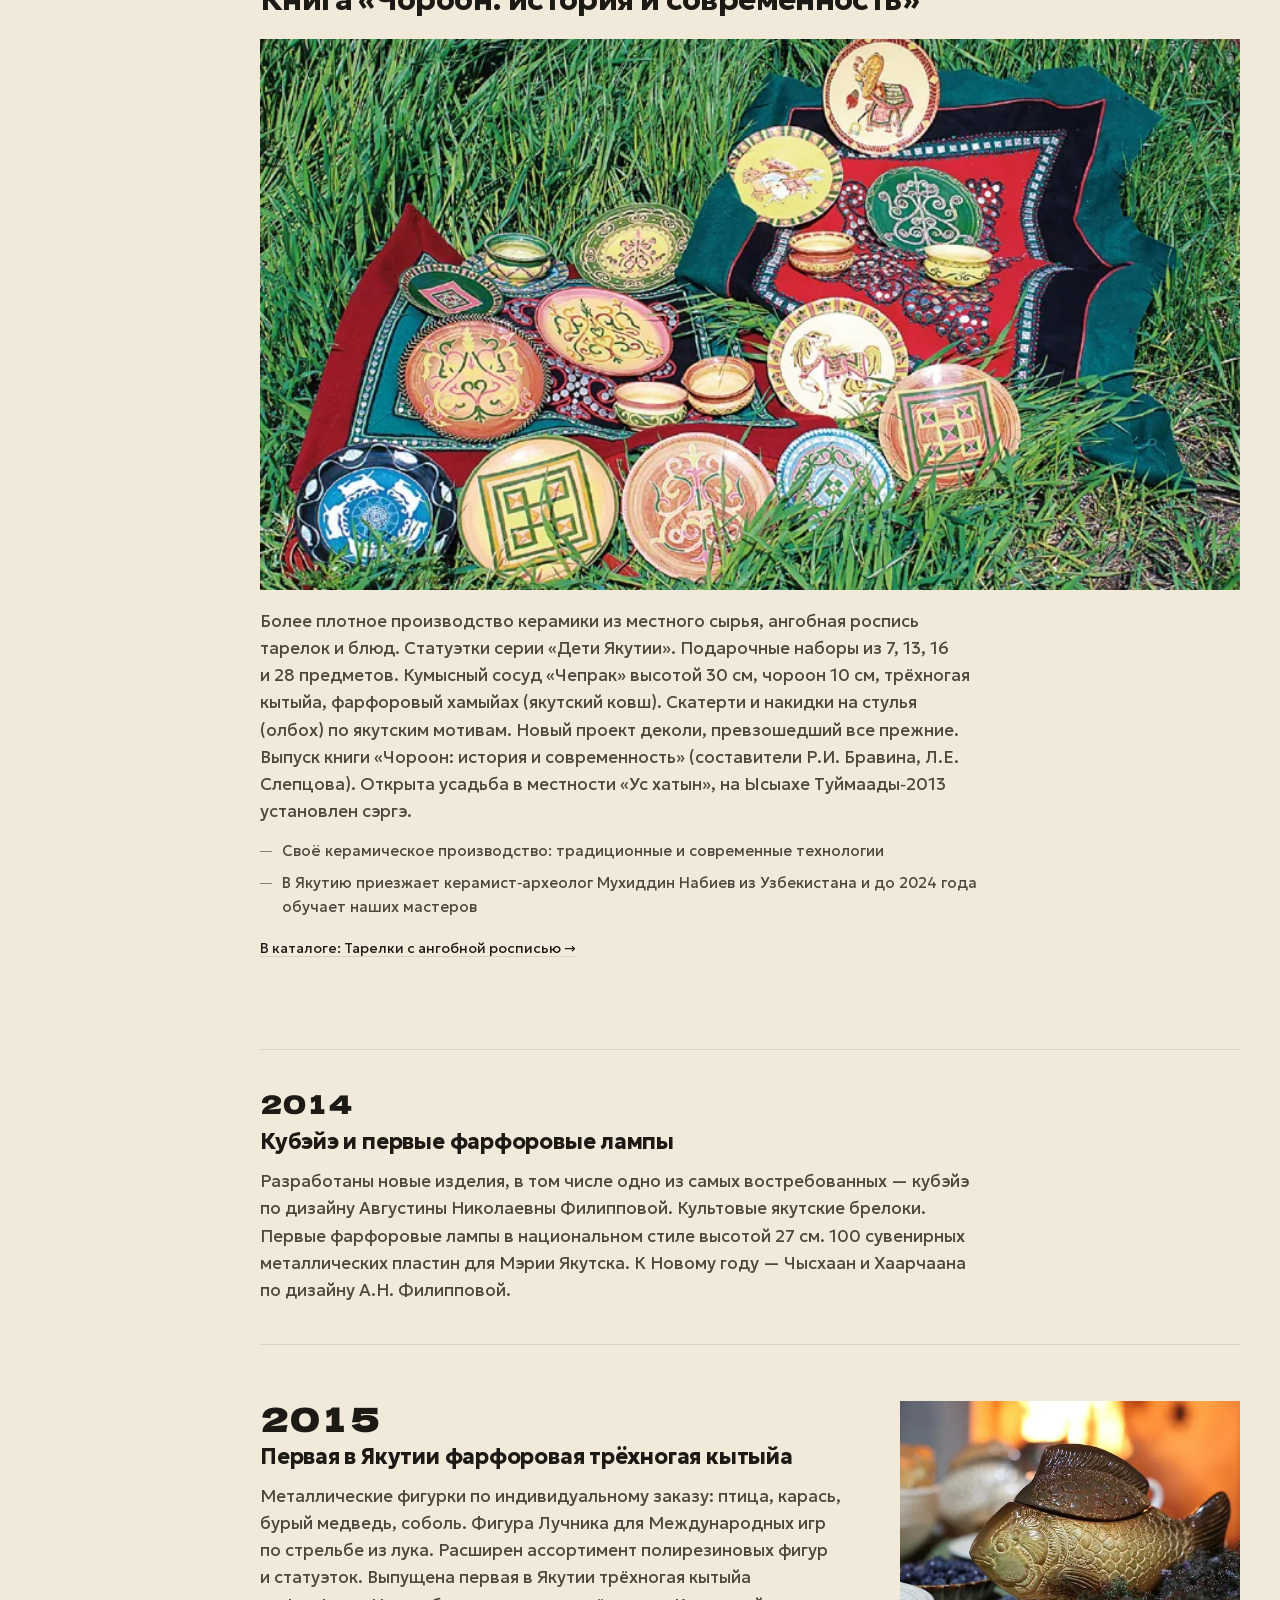
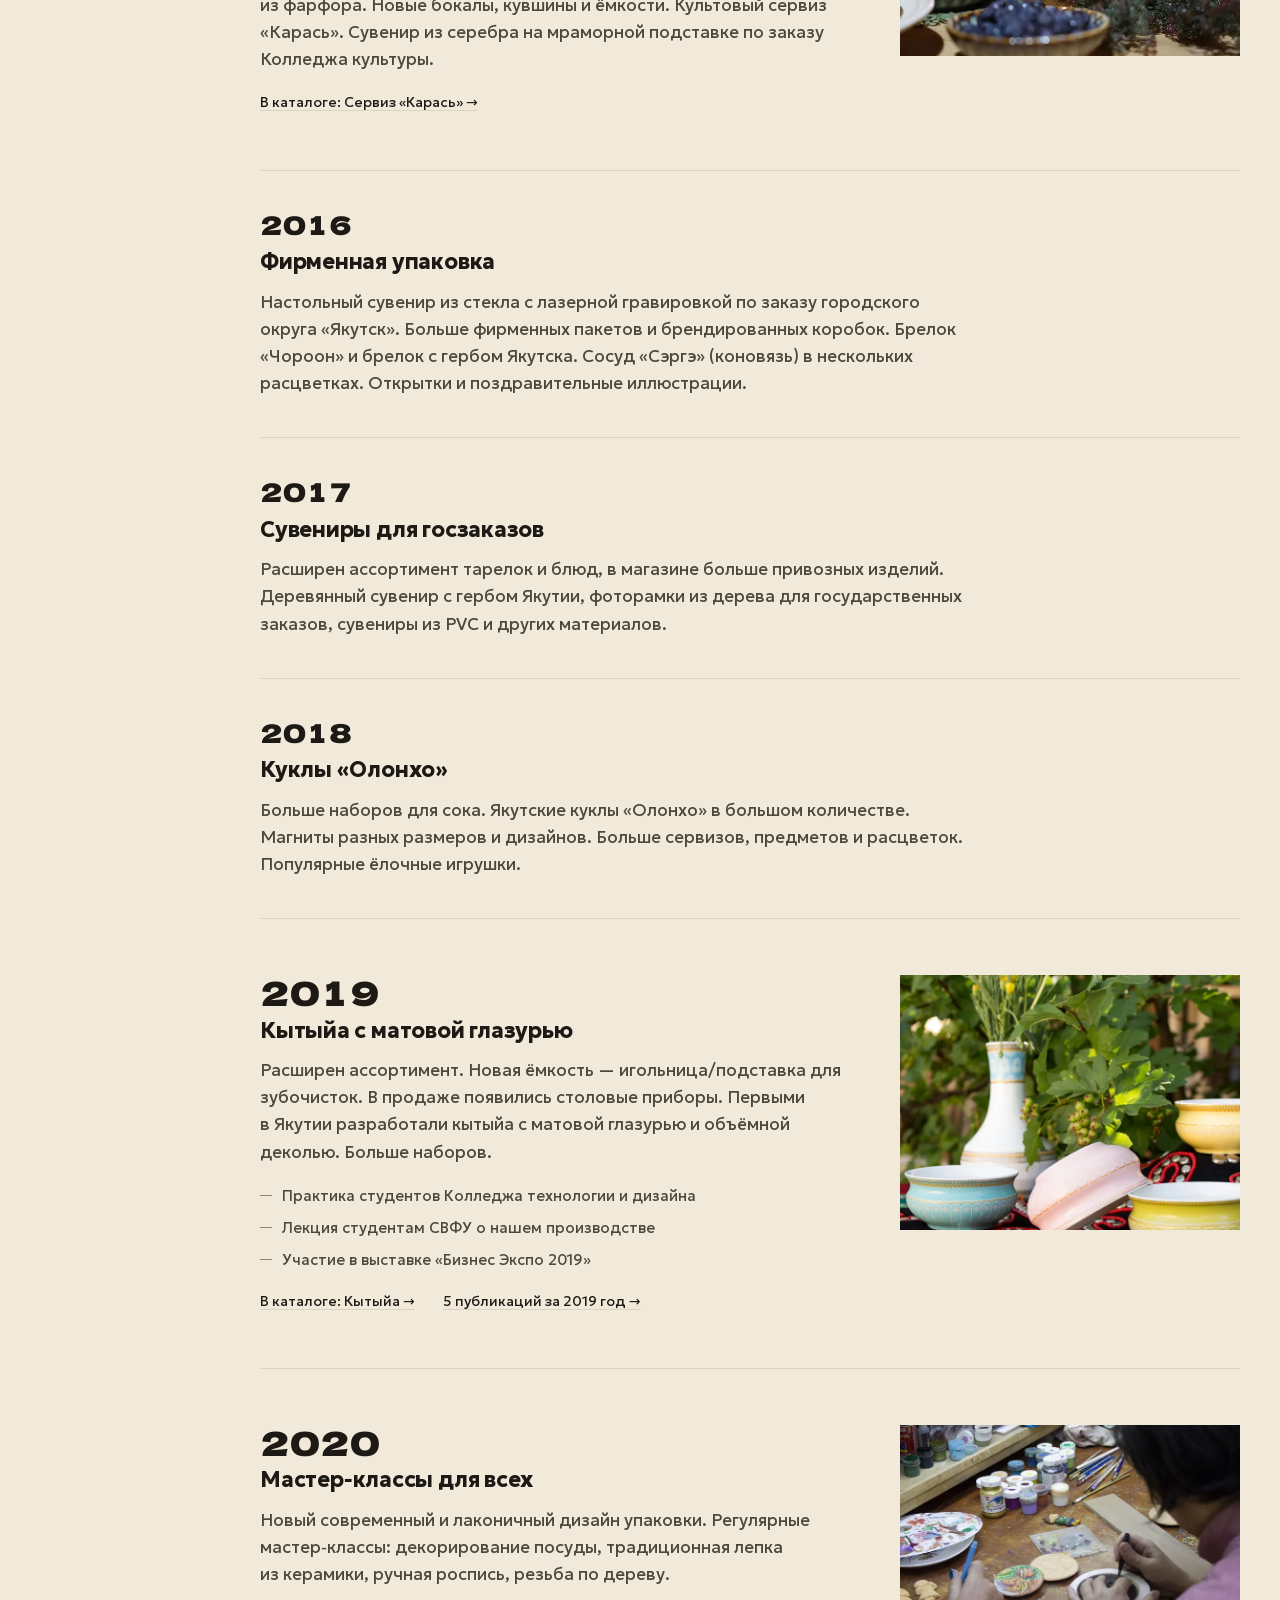
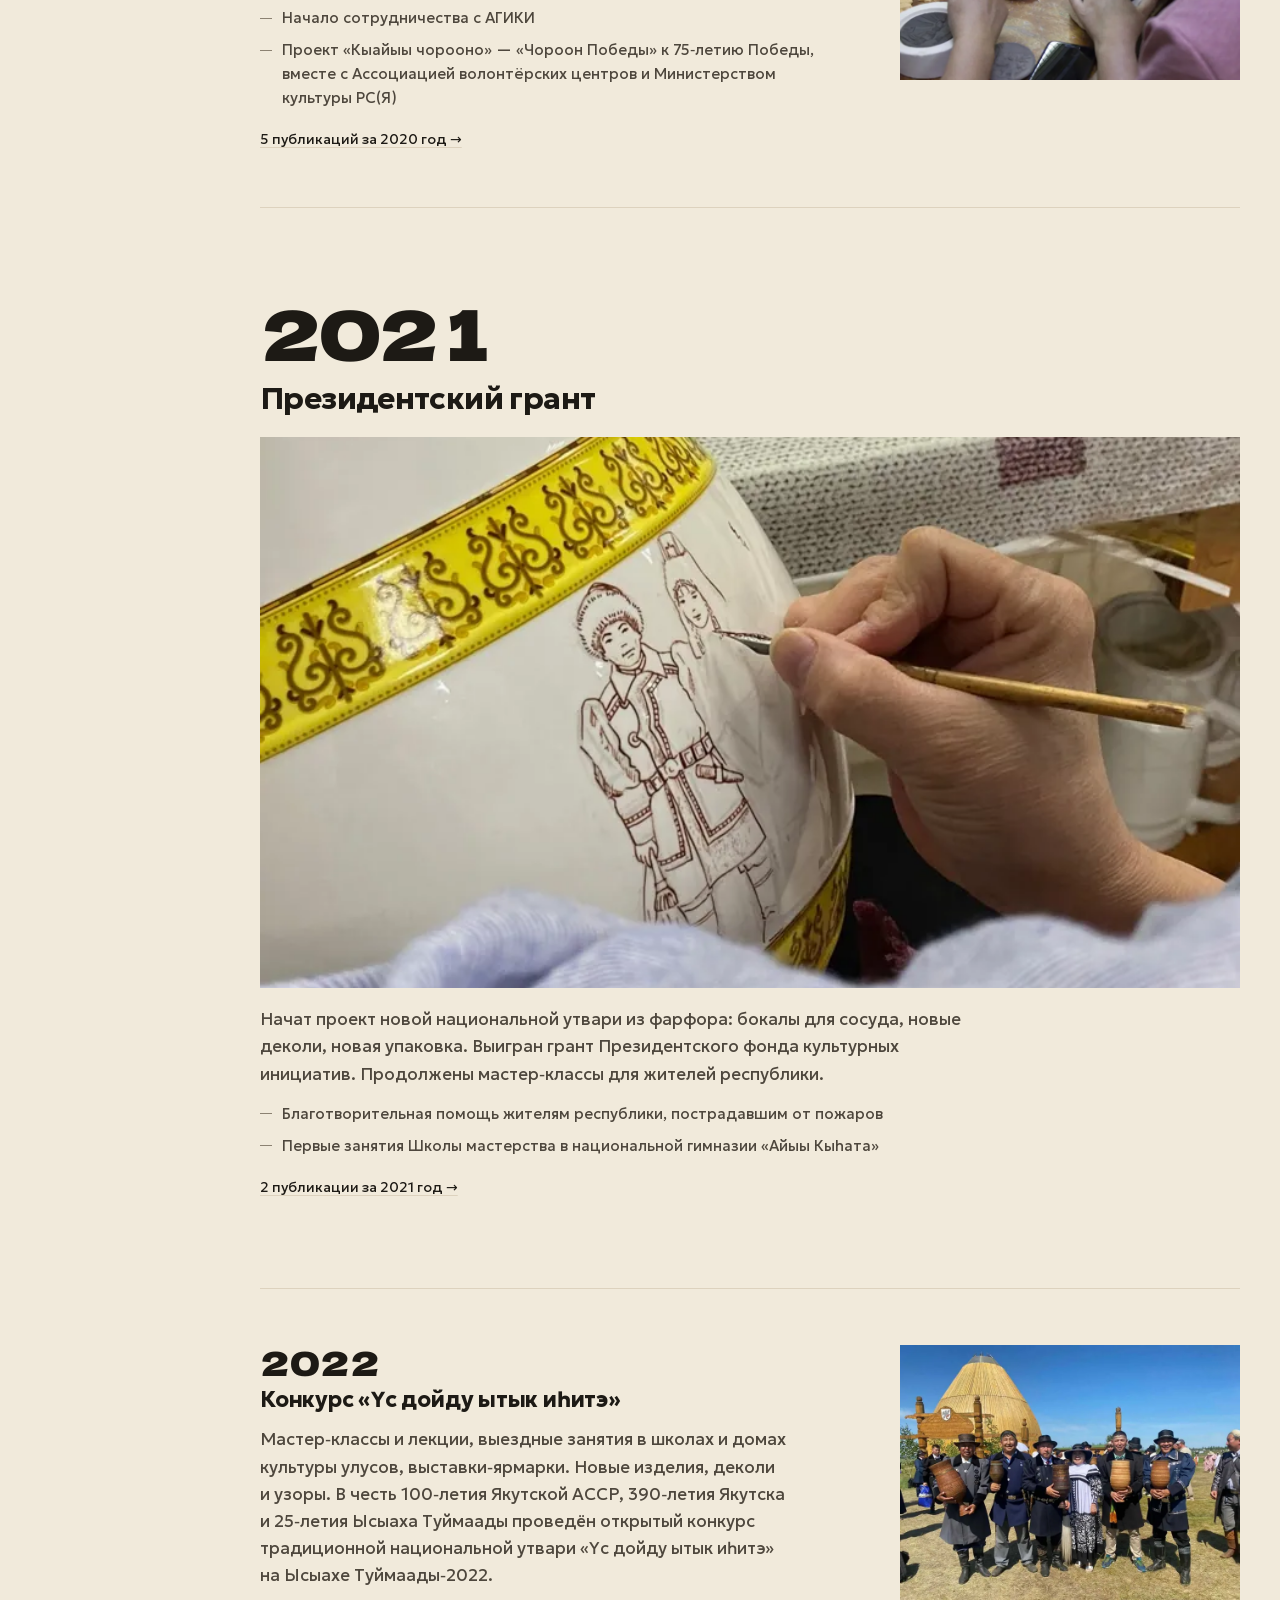
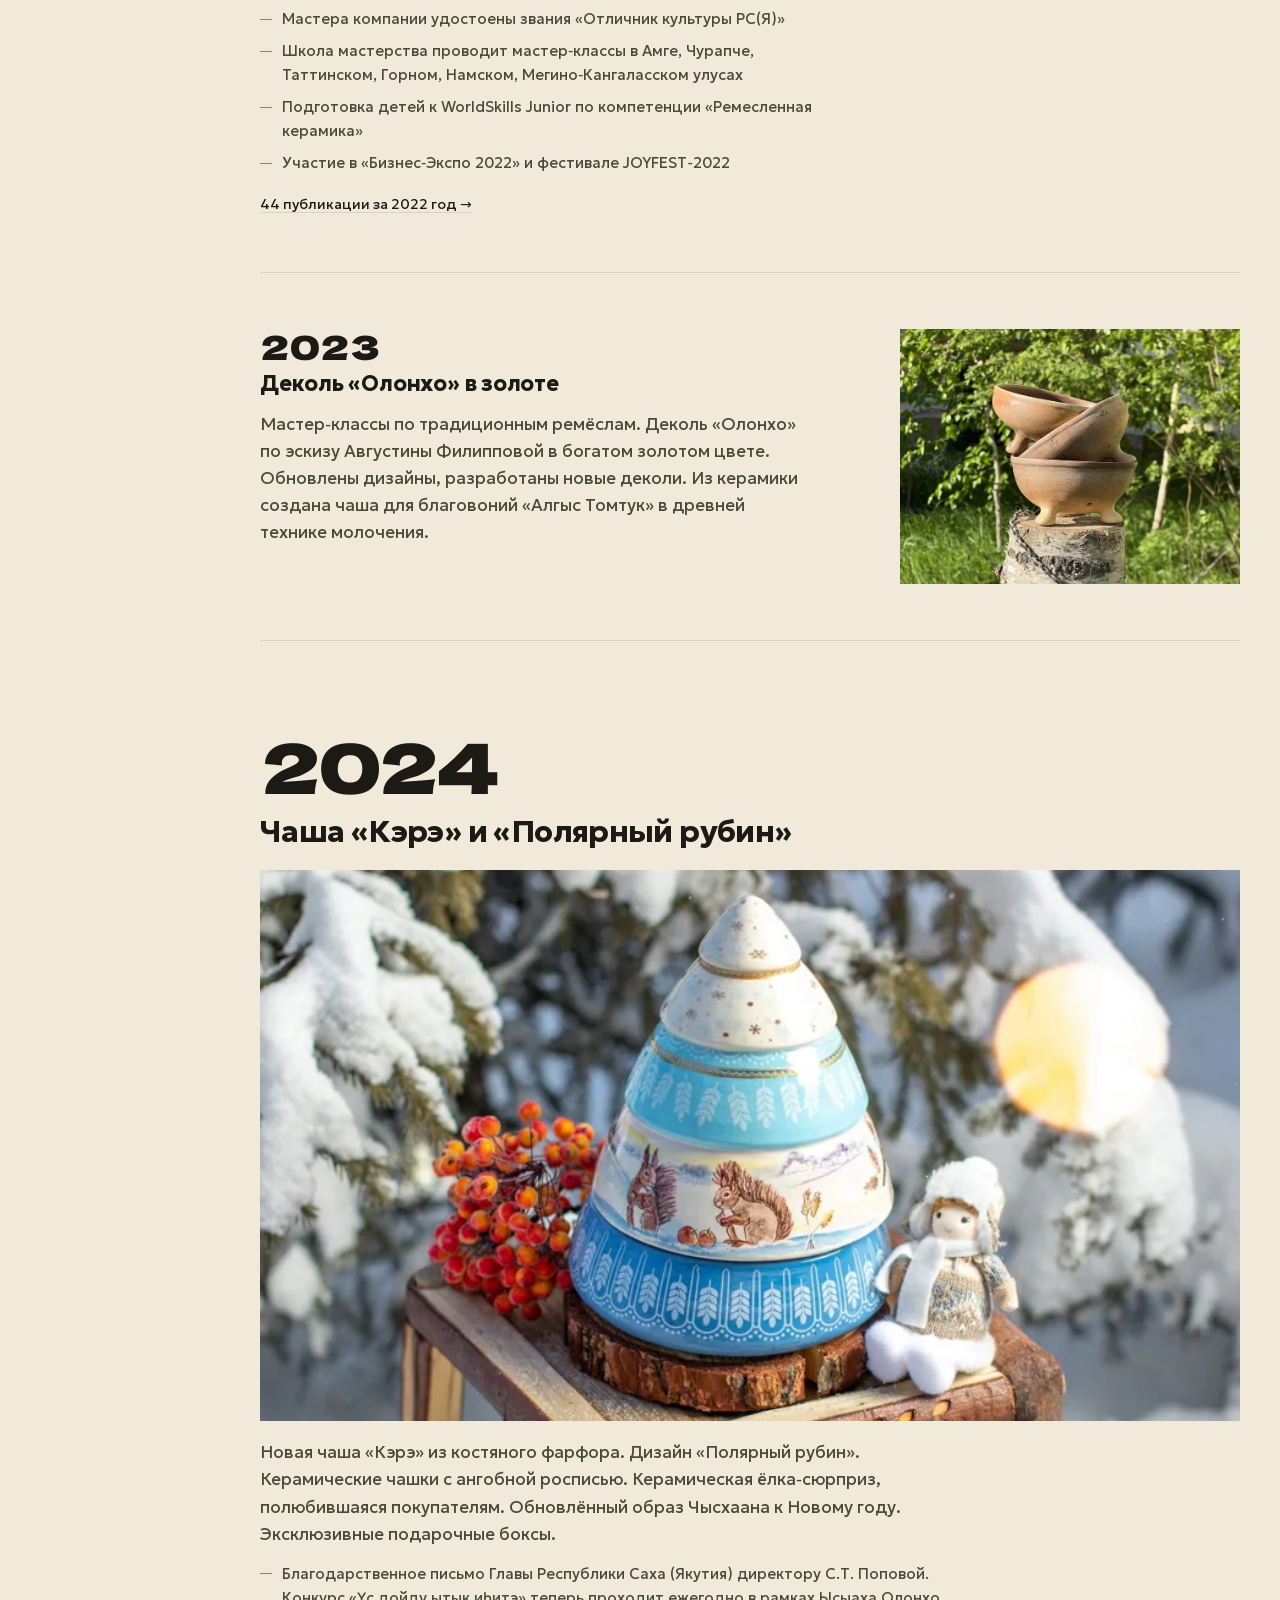
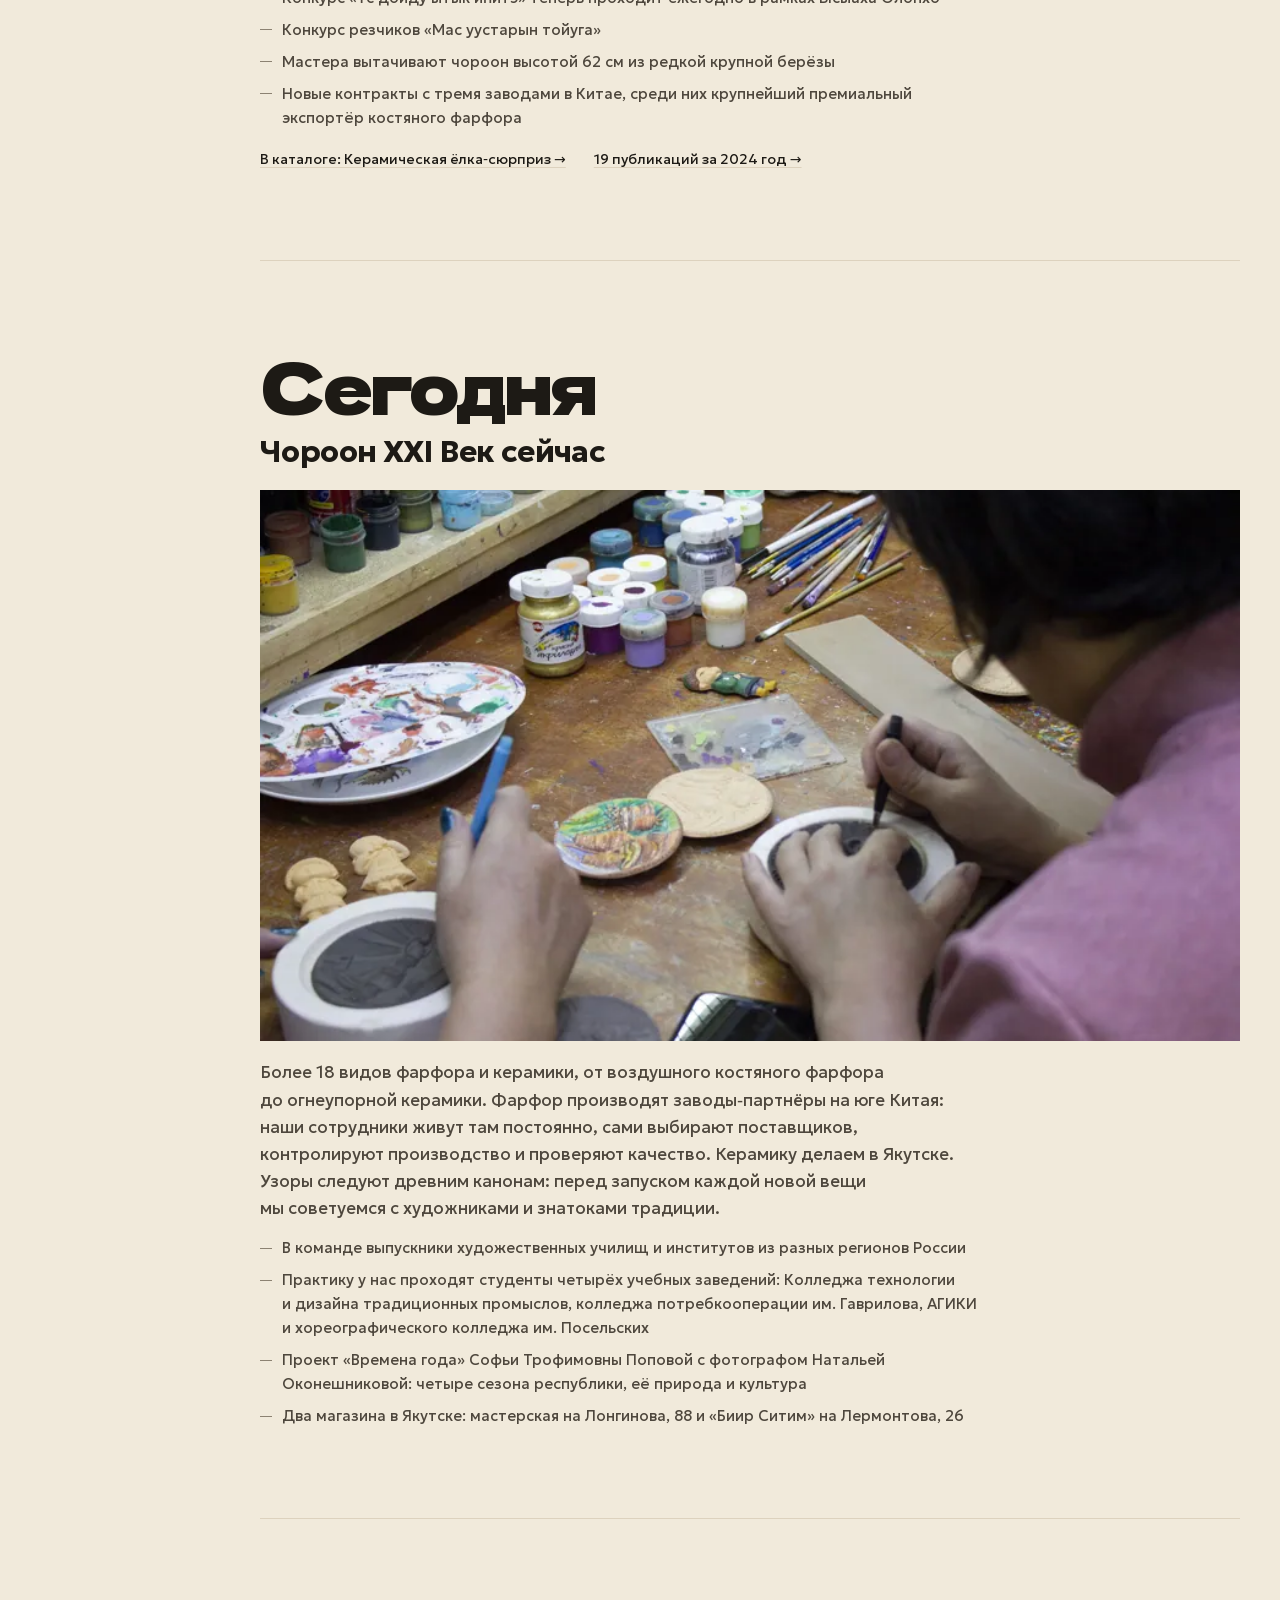
<file: about.html>
<!doctype html>
<html lang="ru">
<head>
<meta charset="utf-8">
<meta name="viewport" content="width=device-width,initial-scale=1,viewport-fit=cover">
<title>О нас — Чороон XXI Век</title>
<meta name="description" content="История компании «Чороон XXI Век» с 2001 года: что и в каком году мы делали, как развивались.">
<meta name="theme-color" content="#F7F5F1">
<meta property="og:type" content="website">
<meta property="og:site_name" content="Чороон XXI Век">
<meta property="og:locale" content="ru_RU">
<meta property="og:url" content="https://choroon21.com/about.html">
<meta property="og:title" content="О нас — Чороон XXI Век">
<meta property="og:description" content="История компании «Чороон XXI Век» с 2001 года: что и в каком году мы делали, как развивались.">
<meta property="og:image" content="https://choroon21.com/img/og-about.jpg">
<meta property="og:image:width" content="1200">
<meta property="og:image:height" content="630">
<meta name="twitter:card" content="summary_large_image">
<link rel="icon" href="img/logo-teal.png">
<link rel="preload" href="fonts/GolosText-400-cyrillic.woff2" as="font" type="font/woff2" crossorigin>
<link rel="stylesheet" href="css/styles.css?v=15">
</head>
<body data-page="about">
<!--#header-->
<a class="skip" href="#main">К основному контенту</a>
<svg width="0" height="0" style="position:absolute" aria-hidden="true">
  <symbol id="i-bag" viewBox="0 0 24 24"><path d="M5 8h14l-1.2 12H6.2zM9 8V6.5a3 3 0 0 1 6 0V8" fill="none" stroke="currentColor" stroke-width="1.4" stroke-linejoin="round"/></symbol>
  <symbol id="i-plus" viewBox="0 0 24 24"><path d="M12 5v14M5 12h14" stroke="currentColor" stroke-width="1.5"/></symbol>
  <symbol id="i-phone" viewBox="0 0 24 24"><path d="M6.5 3.5h3l1.5 4.5-2 1.3a11 11 0 0 0 5.7 5.7l1.3-2 4.5 1.5v3a2 2 0 0 1-2 2A16.5 16.5 0 0 1 4.5 5.5a2 2 0 0 1 2-2z" fill="none" stroke="currentColor" stroke-width="1.4" stroke-linejoin="round"/></symbol>
  <symbol id="i-check" viewBox="0 0 24 24"><path d="M5 12.5l4.5 4.5L19 7.5" fill="none" stroke="currentColor" stroke-width="1.6"/></symbol>
</svg>
<header class="hdr">
  <div class="wrap hdr-in">
    <a class="logo" href="index.html" aria-label="Чороон XXI Век — главная"><img src="img/logo-teal.png" alt="Чороон XXI Век" width="640" height="396"></a>
    <nav class="nav" aria-label="Основное меню">
      <a href="index.html#catalog" data-nav="shop">Каталог</a>
      <a href="about.html" data-nav="about">О нас</a>
      <a href="index.html#masterclass">Мастер‑классы</a>
      <a href="news.html" data-nav="news">Новости</a>
      <a href="index.html#contacts">Контакты</a>
    </nav>
    <div class="tools">
      <a class="tel" href="tel:+79148289800">+7 914 828‑98‑00</a>
      <a class="tel-i" href="tel:+79148289800" aria-label="Позвонить"><svg><use href="#i-phone"/></svg></a>
      <button class="cart-btn" data-cart aria-label="Корзина"><svg><use href="#i-bag"/></svg><span class="cart-n">0</span></button>
      <button class="burger" data-menu aria-label="Меню"><i></i></button>
    </div>
  </div>
</header>
<nav class="mnav" id="mnav" aria-label="Меню">
  <a class="mnav-logo" href="index.html"><img src="img/logo-teal.png" alt="Чороон XXI Век" width="640" height="396"></a>
  <button class="x" data-menu-close aria-label="Закрыть меню">×</button>
  <a href="index.html#catalog">Каталог</a>
  <a href="about.html">О нас</a>
  <a href="index.html#masterclass">Мастер‑классы</a>
  <a href="index.html#contacts">Контакты</a>
  <a href="news.html">Новости</a>
  <div class="foot"><a href="tel:+79148289800">+7 914 828‑98‑00</a><a href="mailto:choroon21vek@mail.ru">choroon21vek@mail.ru</a><a href="https://vk.com/choroon_xxi" target="_blank" rel="noopener">ВКонтакте</a></div>
</nav>
<!--/header-->

<main id="main">

<section class="about-hero">
  <div class="wrap">
    <div class="crumbs"><a href="index.html">Главная</a> / О нас</div>
    <div class="grid2">
      <h1>Делаем якутскую посуду с&nbsp;2001 года</h1>
      <p class="lead">С 2001 года наше небольшое предприятие выпускает фарфоровую посуду в национальном стиле и эксклюзивные керамические сувениры. Многим доводилось видеть чорооны из фарфора: именно они стали визитной карточкой компании и дали ей имя. Наше дело — популяризация и сохранение якутской культуры.</p>
    </div>
    <div class="about-img"><img src="img/tea-grass.webp" srcset="img/tea-grass-s.webp 800w, img/tea-grass.webp 1600w" sizes="100vw" alt="Фарфоровый сервиз с якутским орнаментом на траве"></div>
    <div class="grid2" style="margin-top:clamp(40px,5vw,72px)">
      <p class="lead" style="color:var(--ink)">Чороон — сакральный сосуд, один из ключевых символов якутской культуры, постоянный атрибут ритуалов и праздников. Символ благополучия и изобилия.</p>
      <p class="muted" style="margin:0">Ниже год за годом: что мы делали, с кем работали и как развивались.</p>
    </div>
    <div class="tl-layout">
      <nav class="years" id="years" aria-label="Годы"></nav>
      <div id="timeline"></div>
    </div>
    <div class="about-end">
      <h2>Каждая вещь в нашем каталоге продолжает эту историю</h2>
      <div class="btns"><a class="btn" href="index.html#catalog">Смотреть каталог</a><a class="btn line" href="index.html#masterclass">Записаться на мастер‑класс</a></div>
    </div>
  </div>
</section>
</main>

<!--#footer-->
<footer class="ftr">
  <div class="wrap">
    <div class="ftr-grid">
      <div><img src="img/logo-teal.png" alt="Чороон XXI Век" width="640" height="396" loading="lazy"><p>Торгово‑производственная компания.<br>Якутская национальная посуда и сувениры с 2001 года.</p></div>
      <div><span class="label">Магазин</span><a href="index.html#catalog">Каталог</a><a href="index.html#info">Доставка и оплата</a><a href="index.html#info">Возврат и обмен</a></div>
      <div><span class="label">Компания</span><a href="about.html">О нас</a><a href="index.html#masterclass">Мастер‑классы</a><a href="news.html">Новости</a></div>
      <div><span class="label">Связь</span><a href="tel:+79148289800">+7 914 828‑98‑00</a><a href="tel:+79241054798">+7 924 105‑47‑98</a><a href="mailto:choroon21vek@mail.ru">choroon21vek@mail.ru</a><a href="https://vk.com/choroon_xxi" target="_blank" rel="noopener">ВКонтакте</a></div>
    </div>
    <div class="ftr-bot"><span>© 2001–<span data-year>2026</span> ООО «Чороон XXI век». 677008, Якутск, ул. Лонгинова, 88</span><a href="policy.html">Политика конфиденциальности</a></div>
  </div>
</footer>

<div class="ov" id="pv" role="dialog" aria-modal="true" aria-label="Товар"><div class="ov-bg" data-close></div><div class="pv"><div class="pv-box" id="pv-box"></div></div></div>

<div class="ov" id="cart" role="dialog" aria-modal="true" aria-labelledby="cart-t">
  <div class="ov-bg" data-close></div>
  <aside class="sheet">
    <div class="sheet-h"><h2 id="cart-t">Корзина</h2><button class="x" data-close aria-label="Закрыть">×</button></div>
    <div class="sheet-b" id="cart-b"></div>
    <div class="sheet-f" id="cart-f"></div>
  </aside>
</div>

<div class="cookie" id="cookie"><p>Мы используем cookies и сервис веб‑аналитики TOP.MAIL.RU для улучшения работы сайта. Нажимая «Принять», вы соглашаетесь на обработку персональных данных в соответствии с <a href="policy.html">Политикой конфиденциальности</a>.</p><button class="btn" data-cookie>Принять</button></div>
<button class="totop" id="totop" aria-label="Наверх">↑</button>
<div class="toast" id="toast" role="status"></div>
<!--/footer-->
<div class="lb" id="lb" role="dialog" aria-modal="true" aria-label="Фото"><button class="lx" aria-label="Закрыть">×</button><button class="lp" aria-label="Предыдущее">‹</button><img alt=""><button class="ln" aria-label="Следующее">›</button></div>
<script src="data/products.js?v=15"></script>
<script src="data/history.js?v=15"></script>
<script src="data/news.js?v=15"></script>
<script src="js/app.js?v=15"></script>
</body>
</html>
</file>
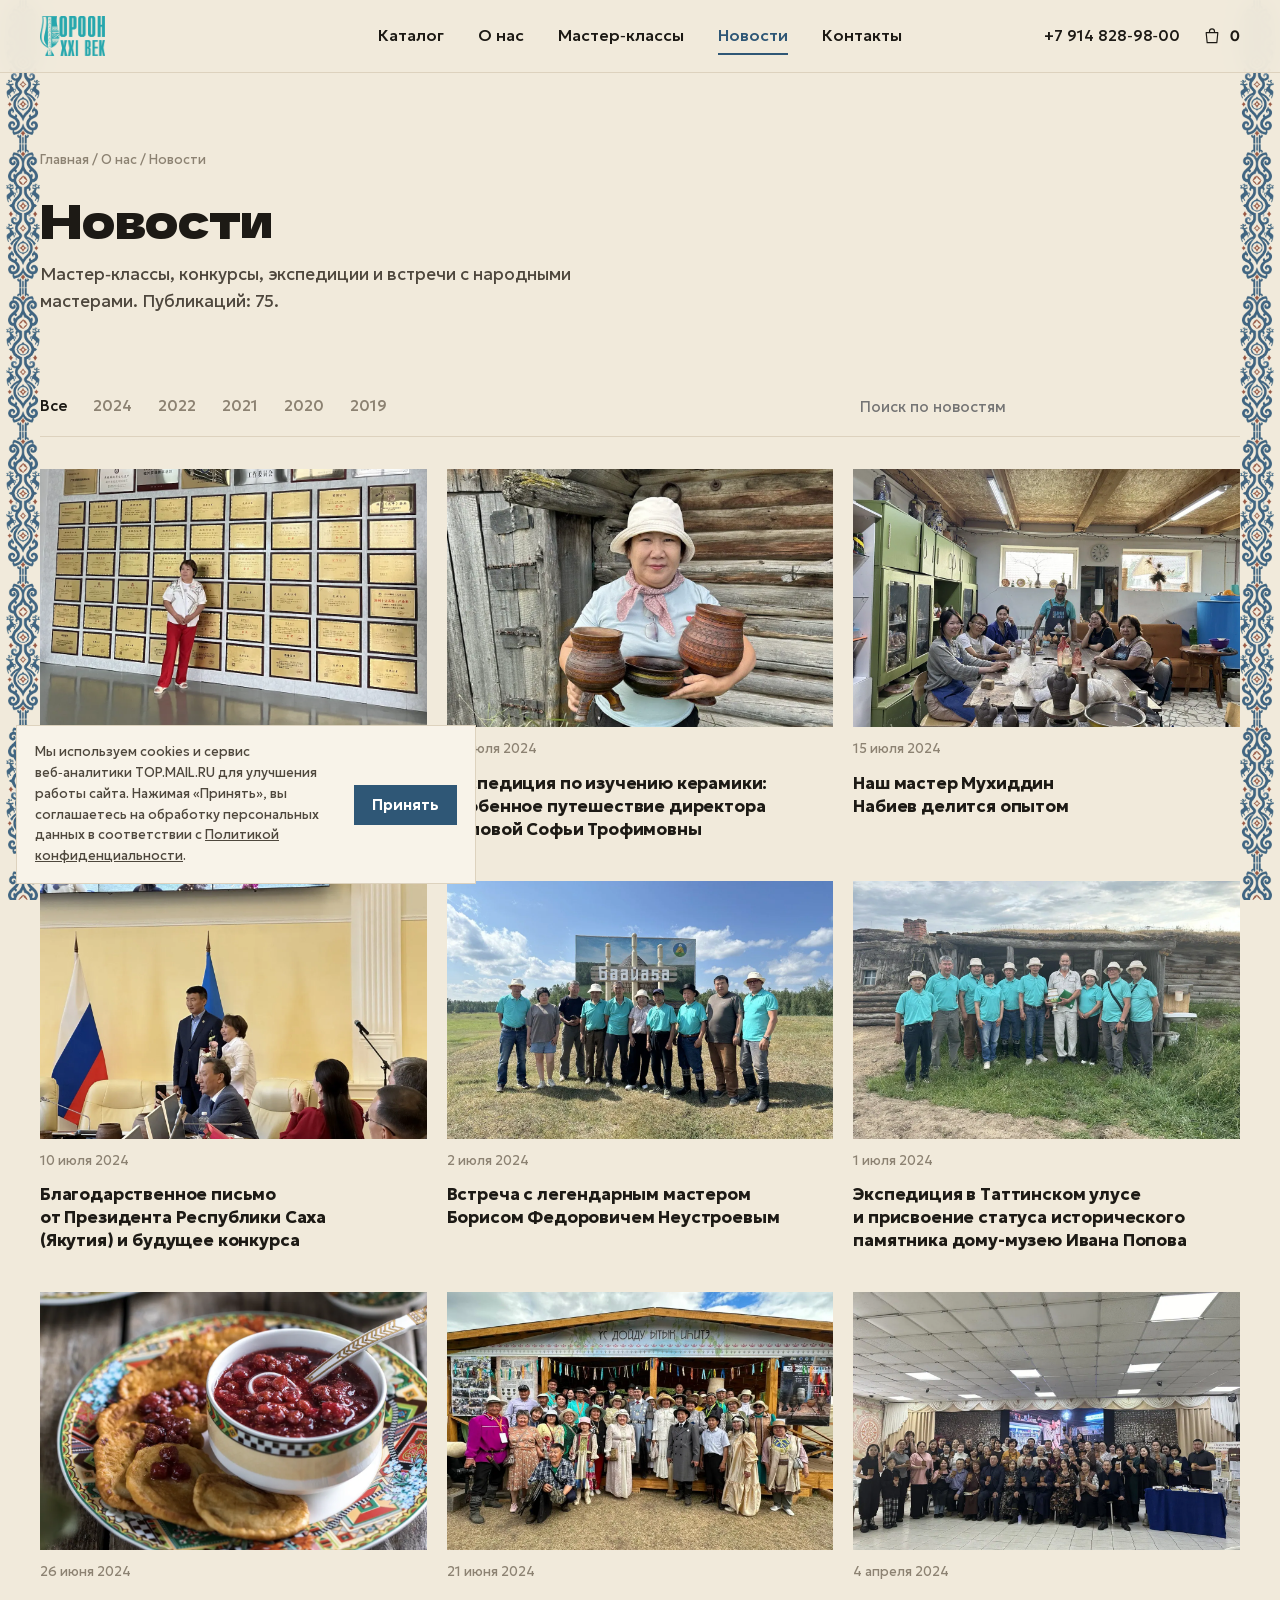
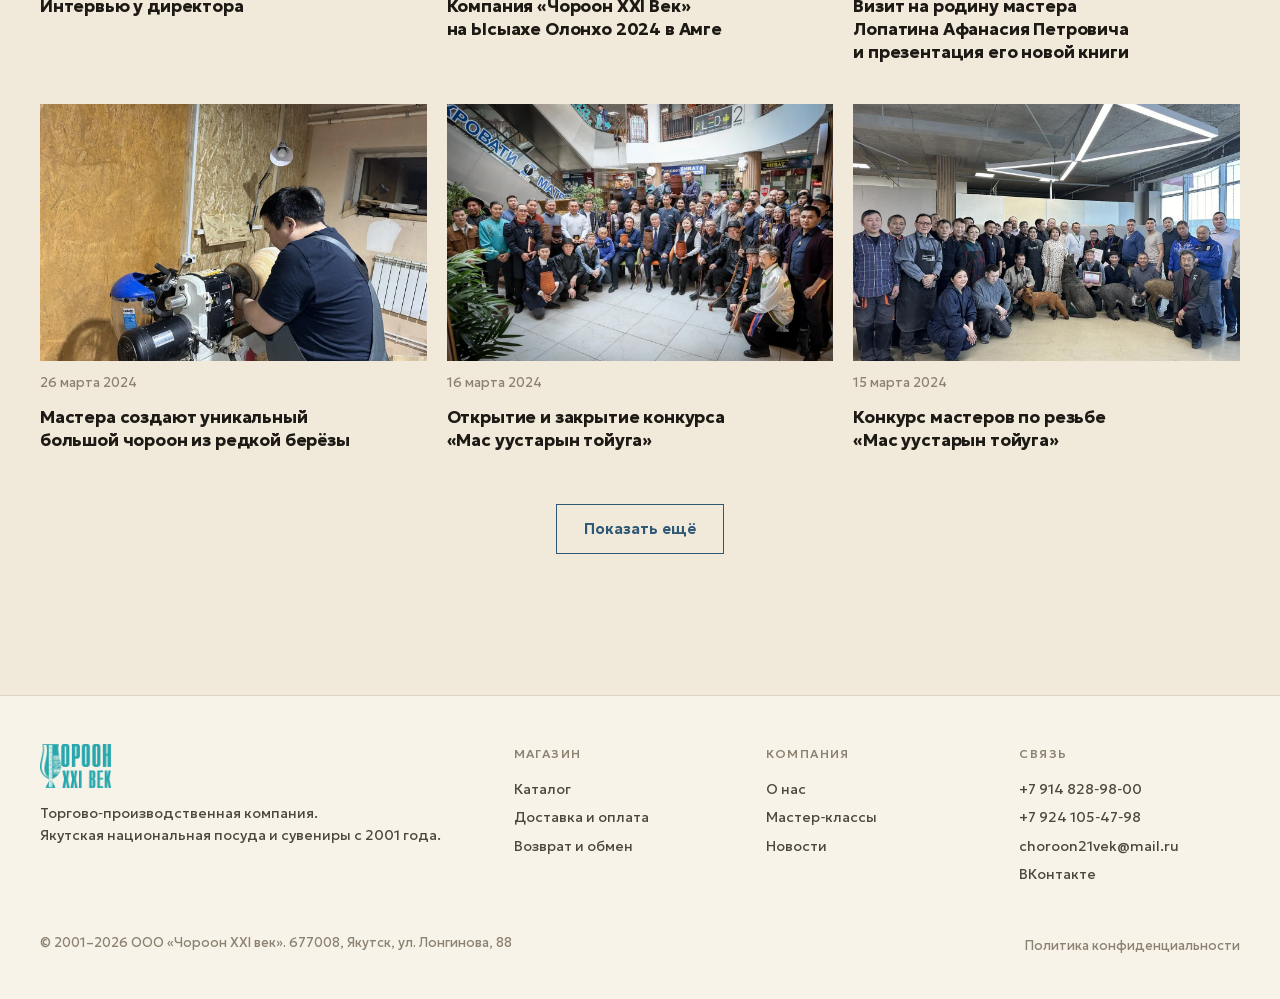
<file: news.html>
<!doctype html>
<html lang="ru">
<head>
<meta charset="utf-8">
<meta name="viewport" content="width=device-width,initial-scale=1,viewport-fit=cover">
<title>Новости — Чороон XXI Век</title>
<meta name="description" content="Новости компании «Чороон XXI Век»: мастер‑классы, конкурсы, выставки и проекты.">
<meta name="theme-color" content="#F7F5F1">
<meta property="og:type" content="website">
<meta property="og:site_name" content="Чороон XXI Век">
<meta property="og:locale" content="ru_RU">
<meta property="og:url" content="https://choroon21.com/news.html">
<meta property="og:title" content="Новости — Чороон XXI Век">
<meta property="og:description" content="Новости компании «Чороон XXI Век»: мастер‑классы, конкурсы, выставки и проекты.">
<meta property="og:image" content="https://choroon21.com/img/og-news.jpg">
<meta property="og:image:width" content="1200">
<meta property="og:image:height" content="630">
<meta name="twitter:card" content="summary_large_image">
<link rel="icon" href="img/logo-teal.png">
<link rel="preload" href="fonts/GolosText-400-cyrillic.woff2" as="font" type="font/woff2" crossorigin>
<link rel="stylesheet" href="css/styles.css?v=15">
</head>
<body data-page="news">
<!--#header-->
<a class="skip" href="#main">К основному контенту</a>
<svg width="0" height="0" style="position:absolute" aria-hidden="true">
  <symbol id="i-bag" viewBox="0 0 24 24"><path d="M5 8h14l-1.2 12H6.2zM9 8V6.5a3 3 0 0 1 6 0V8" fill="none" stroke="currentColor" stroke-width="1.4" stroke-linejoin="round"/></symbol>
  <symbol id="i-plus" viewBox="0 0 24 24"><path d="M12 5v14M5 12h14" stroke="currentColor" stroke-width="1.5"/></symbol>
  <symbol id="i-phone" viewBox="0 0 24 24"><path d="M6.5 3.5h3l1.5 4.5-2 1.3a11 11 0 0 0 5.7 5.7l1.3-2 4.5 1.5v3a2 2 0 0 1-2 2A16.5 16.5 0 0 1 4.5 5.5a2 2 0 0 1 2-2z" fill="none" stroke="currentColor" stroke-width="1.4" stroke-linejoin="round"/></symbol>
  <symbol id="i-check" viewBox="0 0 24 24"><path d="M5 12.5l4.5 4.5L19 7.5" fill="none" stroke="currentColor" stroke-width="1.6"/></symbol>
</svg>
<header class="hdr">
  <div class="wrap hdr-in">
    <a class="logo" href="index.html" aria-label="Чороон XXI Век — главная"><img src="img/logo-teal.png" alt="Чороон XXI Век" width="640" height="396"></a>
    <nav class="nav" aria-label="Основное меню">
      <a href="index.html#catalog" data-nav="shop">Каталог</a>
      <a href="about.html" data-nav="about">О нас</a>
      <a href="index.html#masterclass">Мастер‑классы</a>
      <a href="news.html" data-nav="news">Новости</a>
      <a href="index.html#contacts">Контакты</a>
    </nav>
    <div class="tools">
      <a class="tel" href="tel:+79148289800">+7 914 828‑98‑00</a>
      <a class="tel-i" href="tel:+79148289800" aria-label="Позвонить"><svg><use href="#i-phone"/></svg></a>
      <button class="cart-btn" data-cart aria-label="Корзина"><svg><use href="#i-bag"/></svg><span class="cart-n">0</span></button>
      <button class="burger" data-menu aria-label="Меню"><i></i></button>
    </div>
  </div>
</header>
<nav class="mnav" id="mnav" aria-label="Меню">
  <a class="mnav-logo" href="index.html"><img src="img/logo-teal.png" alt="Чороон XXI Век" width="640" height="396"></a>
  <button class="x" data-menu-close aria-label="Закрыть меню">×</button>
  <a href="index.html#catalog">Каталог</a>
  <a href="about.html">О нас</a>
  <a href="index.html#masterclass">Мастер‑классы</a>
  <a href="index.html#contacts">Контакты</a>
  <a href="news.html">Новости</a>
  <div class="foot"><a href="tel:+79148289800">+7 914 828‑98‑00</a><a href="mailto:choroon21vek@mail.ru">choroon21vek@mail.ru</a><a href="https://vk.com/choroon_xxi" target="_blank" rel="noopener">ВКонтакте</a></div>
</nav>
<!--/header-->

<main id="main">

<section class="page-hero">
  <div class="wrap">
    <div class="crumbs"><a href="index.html">Главная</a> / <a href="about.html">О нас</a> / Новости</div>
    <h1>Новости</h1>
    <p class="lead" style="margin-top:16px">Мастер‑классы, конкурсы, экспедиции и встречи с народными мастерами. Публикаций: <span id="cnt">0</span>.</p>
  </div>
</section>
<section>
  <div class="wrap">
    <div class="toolbar"><div class="cats" id="years-f" role="group" aria-label="Год"></div><input class="search" id="q" type="search" placeholder="Поиск по новостям" aria-label="Поиск по новостям"></div>
    <div class="news-grid" id="news"></div>
    <button class="btn line more" id="more">Показать ещё</button>
  </div>
</section>
</main>

<!--#footer-->
<footer class="ftr">
  <div class="wrap">
    <div class="ftr-grid">
      <div><img src="img/logo-teal.png" alt="Чороон XXI Век" width="640" height="396" loading="lazy"><p>Торгово‑производственная компания.<br>Якутская национальная посуда и сувениры с 2001 года.</p></div>
      <div><span class="label">Магазин</span><a href="index.html#catalog">Каталог</a><a href="index.html#info">Доставка и оплата</a><a href="index.html#info">Возврат и обмен</a></div>
      <div><span class="label">Компания</span><a href="about.html">О нас</a><a href="index.html#masterclass">Мастер‑классы</a><a href="news.html">Новости</a></div>
      <div><span class="label">Связь</span><a href="tel:+79148289800">+7 914 828‑98‑00</a><a href="tel:+79241054798">+7 924 105‑47‑98</a><a href="mailto:choroon21vek@mail.ru">choroon21vek@mail.ru</a><a href="https://vk.com/choroon_xxi" target="_blank" rel="noopener">ВКонтакте</a></div>
    </div>
    <div class="ftr-bot"><span>© 2001–<span data-year>2026</span> ООО «Чороон XXI век». 677008, Якутск, ул. Лонгинова, 88</span><a href="policy.html">Политика конфиденциальности</a></div>
  </div>
</footer>

<div class="ov" id="pv" role="dialog" aria-modal="true" aria-label="Товар"><div class="ov-bg" data-close></div><div class="pv"><div class="pv-box" id="pv-box"></div></div></div>

<div class="ov" id="cart" role="dialog" aria-modal="true" aria-labelledby="cart-t">
  <div class="ov-bg" data-close></div>
  <aside class="sheet">
    <div class="sheet-h"><h2 id="cart-t">Корзина</h2><button class="x" data-close aria-label="Закрыть">×</button></div>
    <div class="sheet-b" id="cart-b"></div>
    <div class="sheet-f" id="cart-f"></div>
  </aside>
</div>

<div class="cookie" id="cookie"><p>Мы используем cookies и сервис веб‑аналитики TOP.MAIL.RU для улучшения работы сайта. Нажимая «Принять», вы соглашаетесь на обработку персональных данных в соответствии с <a href="policy.html">Политикой конфиденциальности</a>.</p><button class="btn" data-cookie>Принять</button></div>
<button class="totop" id="totop" aria-label="Наверх">↑</button>
<div class="toast" id="toast" role="status"></div>
<!--/footer-->
<div class="lb" id="lb" role="dialog" aria-modal="true" aria-label="Фото"><button class="lx" aria-label="Закрыть">×</button><button class="lp" aria-label="Предыдущее">‹</button><img alt=""><button class="ln" aria-label="Следующее">›</button></div>
<script src="data/products.js?v=15"></script>
<script src="data/news.js?v=15"></script>
<script src="js/app.js?v=15"></script>
</body>
</html>
</file>
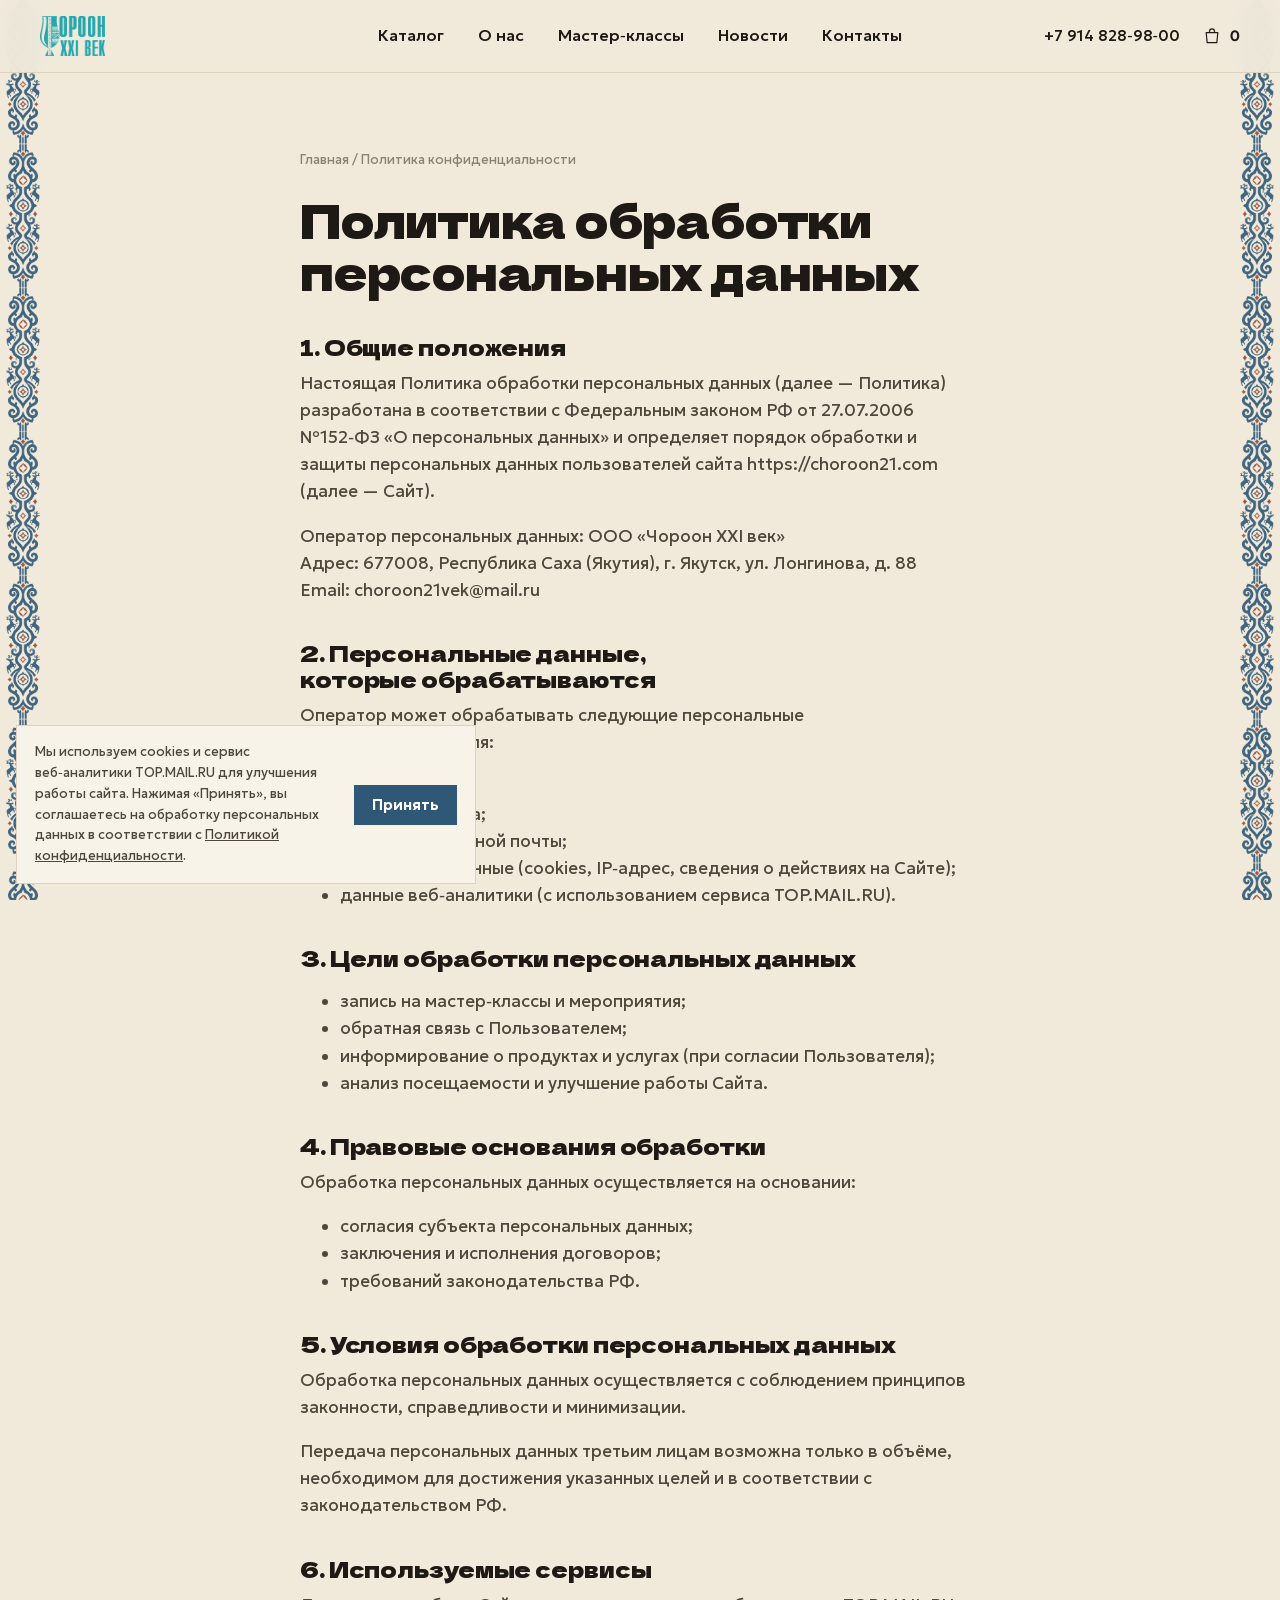
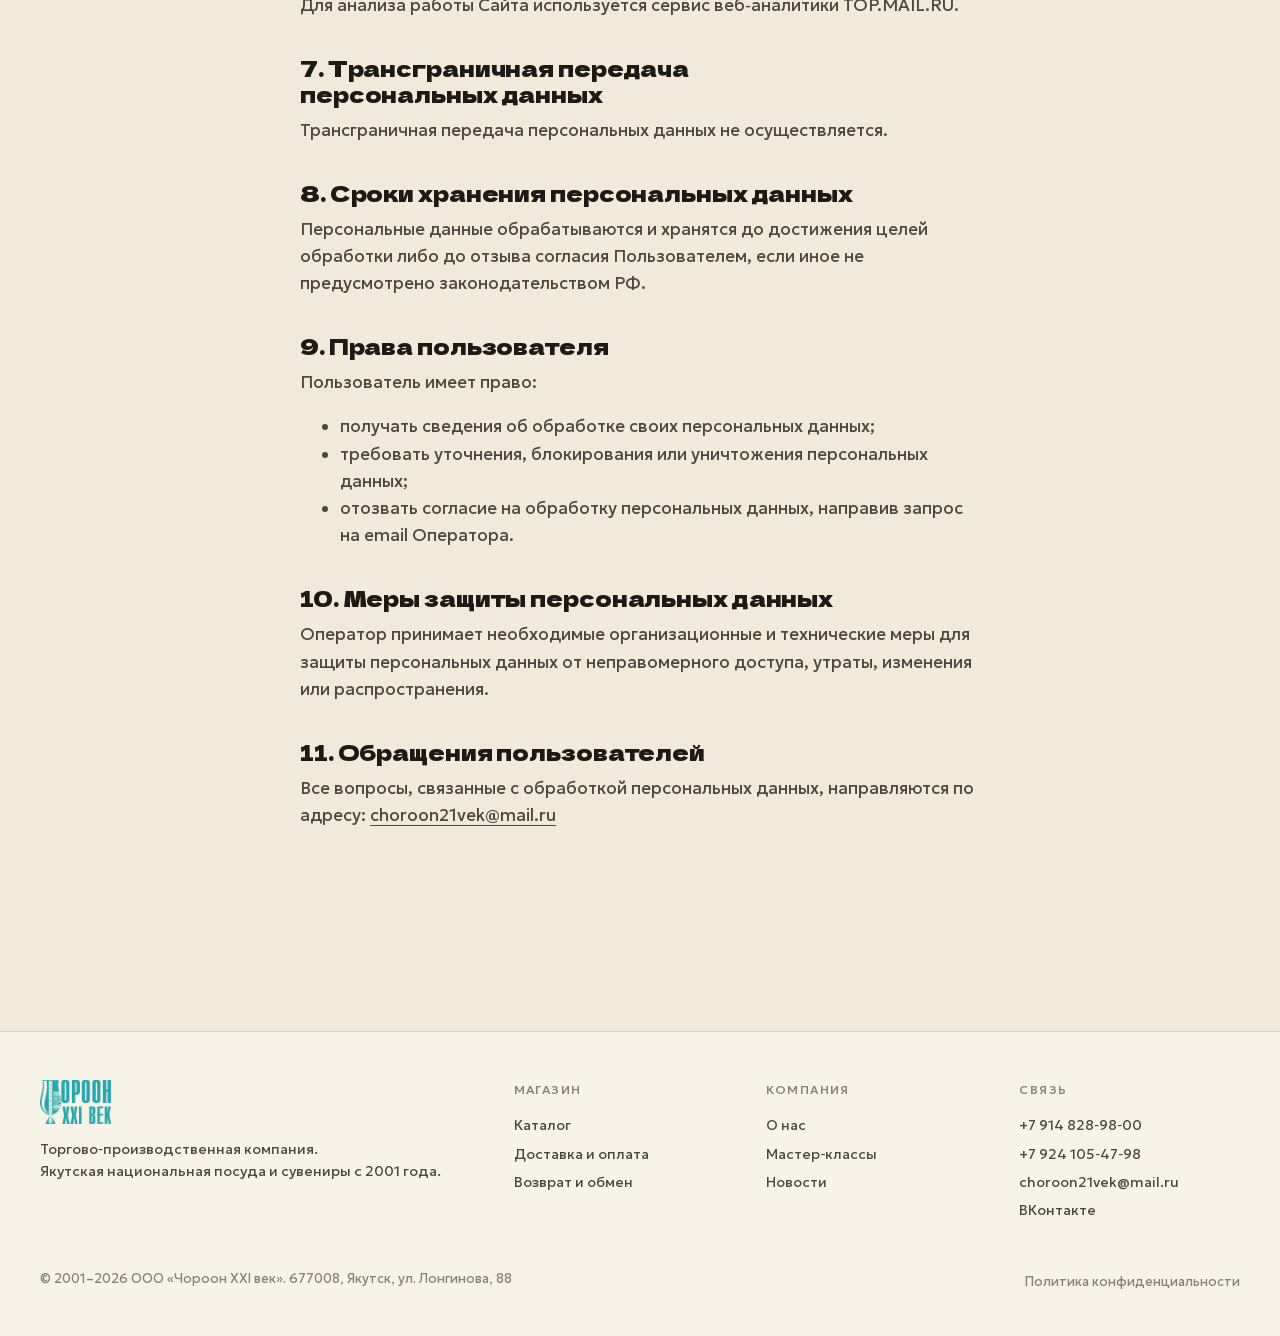
<file: policy.html>
<!doctype html>
<html lang="ru">
<head>
<meta charset="utf-8">
<meta name="viewport" content="width=device-width,initial-scale=1,viewport-fit=cover">
<title>Политика конфиденциальности — Чороон XXI Век</title>
<meta name="description" content="Политика обработки персональных данных ООО «Чороон XXI век».">
<meta name="theme-color" content="#F7F5F1">
<meta property="og:type" content="website">
<meta property="og:site_name" content="Чороон XXI Век">
<meta property="og:locale" content="ru_RU">
<meta property="og:url" content="https://choroon21.com/policy.html">
<meta property="og:title" content="Политика конфиденциальности — Чороон XXI Век">
<meta property="og:description" content="Политика обработки персональных данных ООО «Чороон XXI век».">
<meta property="og:image" content="https://choroon21.com/img/og.jpg">
<meta property="og:image:width" content="1200">
<meta property="og:image:height" content="630">
<meta name="twitter:card" content="summary_large_image">
<link rel="icon" href="img/logo-teal.png">
<link rel="preload" href="fonts/GolosText-400-cyrillic.woff2" as="font" type="font/woff2" crossorigin>
<link rel="stylesheet" href="css/styles.css?v=15">
</head>
<body data-page="policy">
<!--#header-->
<a class="skip" href="#main">К основному контенту</a>
<svg width="0" height="0" style="position:absolute" aria-hidden="true">
  <symbol id="i-bag" viewBox="0 0 24 24"><path d="M5 8h14l-1.2 12H6.2zM9 8V6.5a3 3 0 0 1 6 0V8" fill="none" stroke="currentColor" stroke-width="1.4" stroke-linejoin="round"/></symbol>
  <symbol id="i-plus" viewBox="0 0 24 24"><path d="M12 5v14M5 12h14" stroke="currentColor" stroke-width="1.5"/></symbol>
  <symbol id="i-phone" viewBox="0 0 24 24"><path d="M6.5 3.5h3l1.5 4.5-2 1.3a11 11 0 0 0 5.7 5.7l1.3-2 4.5 1.5v3a2 2 0 0 1-2 2A16.5 16.5 0 0 1 4.5 5.5a2 2 0 0 1 2-2z" fill="none" stroke="currentColor" stroke-width="1.4" stroke-linejoin="round"/></symbol>
  <symbol id="i-check" viewBox="0 0 24 24"><path d="M5 12.5l4.5 4.5L19 7.5" fill="none" stroke="currentColor" stroke-width="1.6"/></symbol>
</svg>
<header class="hdr">
  <div class="wrap hdr-in">
    <a class="logo" href="index.html" aria-label="Чороон XXI Век — главная"><img src="img/logo-teal.png" alt="Чороон XXI Век" width="640" height="396"></a>
    <nav class="nav" aria-label="Основное меню">
      <a href="index.html#catalog" data-nav="shop">Каталог</a>
      <a href="about.html" data-nav="about">О нас</a>
      <a href="index.html#masterclass">Мастер‑классы</a>
      <a href="news.html" data-nav="news">Новости</a>
      <a href="index.html#contacts">Контакты</a>
    </nav>
    <div class="tools">
      <a class="tel" href="tel:+79148289800">+7 914 828‑98‑00</a>
      <a class="tel-i" href="tel:+79148289800" aria-label="Позвонить"><svg><use href="#i-phone"/></svg></a>
      <button class="cart-btn" data-cart aria-label="Корзина"><svg><use href="#i-bag"/></svg><span class="cart-n">0</span></button>
      <button class="burger" data-menu aria-label="Меню"><i></i></button>
    </div>
  </div>
</header>
<nav class="mnav" id="mnav" aria-label="Меню">
  <a class="mnav-logo" href="index.html"><img src="img/logo-teal.png" alt="Чороон XXI Век" width="640" height="396"></a>
  <button class="x" data-menu-close aria-label="Закрыть меню">×</button>
  <a href="index.html#catalog">Каталог</a>
  <a href="about.html">О нас</a>
  <a href="index.html#masterclass">Мастер‑классы</a>
  <a href="index.html#contacts">Контакты</a>
  <a href="news.html">Новости</a>
  <div class="foot"><a href="tel:+79148289800">+7 914 828‑98‑00</a><a href="mailto:choroon21vek@mail.ru">choroon21vek@mail.ru</a><a href="https://vk.com/choroon_xxi" target="_blank" rel="noopener">ВКонтакте</a></div>
</nav>
<!--/header-->

<main id="main">
<section class="page-hero"><div class="wrap legal">
<div class="crumbs"><a href="index.html">Главная</a> / Политика конфиденциальности</div>
<h1>Политика обработки персональных данных</h1>
<h2>1. Общие положения</h2><p>Настоящая Политика обработки персональных данных (далее — Политика) разработана в соответствии с Федеральным законом РФ от 27.07.2006 №152‑ФЗ «О персональных данных» и определяет порядок обработки и защиты персональных данных пользователей сайта https://choroon21.com (далее — Сайт).</p><p>Оператор персональных данных: ООО «Чороон XXI век»<br>Адрес: 677008, Республика Саха (Якутия), г. Якутск, ул. Лонгинова, д. 88<br>Email: choroon21vek@mail.ru</p>
<h2>2. Персональные данные, которые обрабатываются</h2><p>Оператор может обрабатывать следующие персональные данные Пользователя:</p><ul><li>имя;</li><li>номер телефона;</li><li>адрес электронной почты;</li><li>технические данные (cookies, IP‑адрес, сведения о действиях на Сайте);</li><li>данные веб‑аналитики (с использованием сервиса TOP.MAIL.RU).</li></ul>
<h2>3. Цели обработки персональных данных</h2><ul><li>запись на мастер‑классы и мероприятия;</li><li>обратная связь с Пользователем;</li><li>информирование о продуктах и услугах (при согласии Пользователя);</li><li>анализ посещаемости и улучшение работы Сайта.</li></ul>
<h2>4. Правовые основания обработки</h2><p>Обработка персональных данных осуществляется на основании:</p><ul><li>согласия субъекта персональных данных;</li><li>заключения и исполнения договоров;</li><li>требований законодательства РФ.</li></ul>
<h2>5. Условия обработки персональных данных</h2><p>Обработка персональных данных осуществляется с соблюдением принципов законности, справедливости и минимизации.</p><p>Передача персональных данных третьим лицам возможна только в объёме, необходимом для достижения указанных целей и в соответствии с законодательством РФ.</p>
<h2>6. Используемые сервисы</h2><p>Для анализа работы Сайта используется сервис веб‑аналитики TOP.MAIL.RU.</p>
<h2>7. Трансграничная передача персональных данных</h2><p>Трансграничная передача персональных данных не осуществляется.</p>
<h2>8. Сроки хранения персональных данных</h2><p>Персональные данные обрабатываются и хранятся до достижения целей обработки либо до отзыва согласия Пользователем, если иное не предусмотрено законодательством РФ.</p>
<h2>9. Права пользователя</h2><p>Пользователь имеет право:</p><ul><li>получать сведения об обработке своих персональных данных;</li><li>требовать уточнения, блокирования или уничтожения персональных данных;</li><li>отозвать согласие на обработку персональных данных, направив запрос на email Оператора.</li></ul>
<h2>10. Меры защиты персональных данных</h2><p>Оператор принимает необходимые организационные и технические меры для защиты персональных данных от неправомерного доступа, утраты, изменения или распространения.</p>
<h2>11. Обращения пользователей</h2><p>Все вопросы, связанные с обработкой персональных данных, направляются по адресу: <a class="u" href="mailto:choroon21vek@mail.ru">choroon21vek@mail.ru</a></p>
</div></section>
</main>

<!--#footer-->
<footer class="ftr">
  <div class="wrap">
    <div class="ftr-grid">
      <div><img src="img/logo-teal.png" alt="Чороон XXI Век" width="640" height="396" loading="lazy"><p>Торгово‑производственная компания.<br>Якутская национальная посуда и сувениры с 2001 года.</p></div>
      <div><span class="label">Магазин</span><a href="index.html#catalog">Каталог</a><a href="index.html#info">Доставка и оплата</a><a href="index.html#info">Возврат и обмен</a></div>
      <div><span class="label">Компания</span><a href="about.html">О нас</a><a href="index.html#masterclass">Мастер‑классы</a><a href="news.html">Новости</a></div>
      <div><span class="label">Связь</span><a href="tel:+79148289800">+7 914 828‑98‑00</a><a href="tel:+79241054798">+7 924 105‑47‑98</a><a href="mailto:choroon21vek@mail.ru">choroon21vek@mail.ru</a><a href="https://vk.com/choroon_xxi" target="_blank" rel="noopener">ВКонтакте</a></div>
    </div>
    <div class="ftr-bot"><span>© 2001–<span data-year>2026</span> ООО «Чороон XXI век». 677008, Якутск, ул. Лонгинова, 88</span><a href="policy.html">Политика конфиденциальности</a></div>
  </div>
</footer>

<div class="ov" id="pv" role="dialog" aria-modal="true" aria-label="Товар"><div class="ov-bg" data-close></div><div class="pv"><div class="pv-box" id="pv-box"></div></div></div>

<div class="ov" id="cart" role="dialog" aria-modal="true" aria-labelledby="cart-t">
  <div class="ov-bg" data-close></div>
  <aside class="sheet">
    <div class="sheet-h"><h2 id="cart-t">Корзина</h2><button class="x" data-close aria-label="Закрыть">×</button></div>
    <div class="sheet-b" id="cart-b"></div>
    <div class="sheet-f" id="cart-f"></div>
  </aside>
</div>

<div class="cookie" id="cookie"><p>Мы используем cookies и сервис веб‑аналитики TOP.MAIL.RU для улучшения работы сайта. Нажимая «Принять», вы соглашаетесь на обработку персональных данных в соответствии с <a href="policy.html">Политикой конфиденциальности</a>.</p><button class="btn" data-cookie>Принять</button></div>
<button class="totop" id="totop" aria-label="Наверх">↑</button>
<div class="toast" id="toast" role="status"></div>
<!--/footer-->

<script src="data/products.js?v=15"></script>
<script src="js/app.js?v=15"></script>
</body>
</html>
</file>
<file: css/styles.css>
@import url("../fonts/fonts.css");

:root{
  --bg:#F7F5F1;
  --tile:#EDEAE4;
  --paper:#FFFFFF;
  --ink:#171717;
  --ink-2:#4A4845;
  --mute:#8A857D;
  --line:#E2DED6;
  --sans:"Golos Text",system-ui,-apple-system,"Segoe UI",sans-serif;
  --wrap:1320px;
  --gut:clamp(16px,3.2vw,40px);
  --ease:cubic-bezier(.25,.7,.25,1);
}
*,*::before,*::after{box-sizing:border-box}
html{overflow-x:clip;-webkit-text-size-adjust:100%;scroll-behavior:smooth;scroll-padding-top:80px}
body{margin:0;background:var(--bg);color:var(--ink);font:400 16px/1.6 var(--sans);-webkit-font-smoothing:antialiased;overflow-x:clip;hyphens:manual;overflow-wrap:normal;word-break:normal}
img{display:block;max-width:100%;height:auto}
a{color:inherit;text-decoration:none}
button{font:inherit;color:inherit;cursor:pointer;background:none;border:0;padding:0}
:focus-visible{outline:1.5px solid var(--ink);outline-offset:3px}
.skip{position:absolute;left:12px;top:-60px;background:var(--ink);color:#fff;padding:10px 14px;z-index:300}
.skip:focus{top:12px}
.wrap{max-width:var(--wrap);margin:0 auto;padding:0 var(--gut)}

h1,h2,h3{font-weight:500;letter-spacing:-.022em;line-height:1.12;margin:0}
h1{font-size:clamp(30px,3.6vw,52px)}
h2{font-size:clamp(26px,2.6vw,38px)}
h3{font-size:18px;letter-spacing:-.01em}
p{margin:0 0 1em}
.label{font-size:12px;letter-spacing:.12em;text-transform:uppercase;color:var(--mute)}
.muted{color:var(--mute)}
.lead{font-size:clamp(17px,1.3vw,19px);line-height:1.6;color:var(--ink-2);max-width:36em}
.u{text-decoration:underline;text-decoration-thickness:1px;text-underline-offset:4px}
.u:hover{text-decoration-thickness:2px}

.btn{display:inline-flex;align-items:center;justify-content:center;gap:10px;min-height:50px;padding:0 28px;background:var(--ink);color:#fff;font-size:15px;font-weight:500;letter-spacing:.01em;transition:background .2s}
.btn:hover{background:#333}
.btn.line{background:transparent;color:var(--ink);box-shadow:inset 0 0 0 1px var(--ink)}
.btn.line:hover{background:var(--ink);color:#fff}
.btn.full{width:100%}

/* header */
.hdr{position:sticky;top:0;z-index:50;background:rgba(247,245,241,.94);backdrop-filter:blur(10px);-webkit-backdrop-filter:blur(10px);border-bottom:1px solid var(--line)}
.hdr-in{display:grid;grid-template-columns:1fr auto 1fr;align-items:center;height:72px}
.logo img{height:40px;width:auto}
.nav{display:none;gap:34px;font-size:15px}
.nav a{position:relative;padding:6px 0;color:var(--ink-2);transition:color .2s}
.nav a:hover,.nav a[aria-current="page"]{color:var(--ink)}
.nav a[aria-current="page"]::after{content:"";position:absolute;left:0;right:0;bottom:0;height:1px;background:var(--ink)}
.tools{display:flex;justify-content:flex-end;align-items:center;gap:22px;font-size:15px}
.tools .tel{display:none;color:var(--ink-2)}
.cart-btn{display:inline-flex;align-items:center;gap:8px;min-height:44px}
.cart-btn svg{width:20px;height:20px}
.cart-n{font-variant-numeric:tabular-nums}
.burger{width:44px;height:44px;display:grid;place-items:center;margin-right:-10px}
.burger i{display:block;width:20px;height:1.5px;background:var(--ink);box-shadow:0 -6px 0 var(--ink),0 6px 0 var(--ink)}
@media(min-width:960px){.nav{display:flex}.burger{display:none}}
@media(min-width:1180px){.tools .tel{display:inline}}
@media(max-width:959px){.hdr-in{grid-template-columns:auto 1fr auto}}
.mnav{position:fixed;inset:0;z-index:120;background:var(--bg);padding:90px var(--gut) 30px;display:flex;flex-direction:column;visibility:hidden;opacity:0;transition:opacity .3s,visibility .3s}
.mnav.open{visibility:visible;opacity:1}
.mnav a{font-size:28px;letter-spacing:-.02em;padding:12px 0;border-bottom:1px solid var(--line)}
.mnav .x{position:absolute;right:var(--gut);top:14px}
.mnav .foot{margin-top:auto;display:grid;gap:6px;color:var(--ink-2)}
.mnav .foot a{font-size:16px;border:0;padding:2px 0}

/* intro */
.intro{padding:clamp(40px,6vw,88px) 0 clamp(32px,4vw,56px)}
.intro-grid{display:grid;gap:22px;align-items:end}
@media(min-width:900px){.intro-grid{grid-template-columns:1.3fr 1fr;gap:80px}}
.intro h1{max-width:14em}
.intro p{margin:0}

/* catalog */
.shop-bar{position:sticky;top:72px;z-index:20;background:var(--bg);display:flex;align-items:center;justify-content:space-between;gap:20px;border-bottom:1px solid var(--line);margin-bottom:28px}
.cats{display:flex;gap:26px;overflow-x:auto;scrollbar-width:none;margin:0 calc(var(--gut)*-1);padding:0 var(--gut)}
.cats::-webkit-scrollbar{display:none}
.cat{position:relative;flex:none;padding:18px 0;font-size:15px;color:var(--mute);white-space:nowrap;transition:color .2s}
.cat sup{font-size:11px;margin-left:3px}
.cat:hover,.cat[aria-pressed="true"]{color:var(--ink)}
.cat[aria-pressed="true"]::after{content:"";position:absolute;left:0;right:0;bottom:-1px;height:1.5px;background:var(--ink)}
.shop-count{flex:none;font-size:14px;color:var(--mute);display:none}
@media(min-width:760px){.shop-count{display:block}.cats{margin:0;padding:0}}

.grid{display:grid;grid-template-columns:repeat(2,minmax(0,1fr));gap:30px 12px}
@media(min-width:760px){.grid{grid-template-columns:repeat(3,minmax(0,1fr));gap:48px 20px}}
@media(min-width:1100px){.grid{grid-template-columns:repeat(4,minmax(0,1fr))}}
.prod{display:flex;flex-direction:column;gap:12px}
.prod.hide{display:none}
.pimg{position:relative;display:block;width:100%;aspect-ratio:4/5;background:var(--tile);overflow:hidden}
.pimg img{width:100%;height:100%;object-fit:cover;transition:transform 1.1s var(--ease)}
.prod:hover .pimg img{transform:scale(1.035)}
.quick{position:absolute;left:10px;right:10px;bottom:10px;min-height:44px;display:flex;align-items:center;justify-content:center;background:rgba(255,255,255,.94);font-size:14px;font-weight:500;opacity:0;transform:translateY(6px);transition:opacity .25s,transform .25s var(--ease)}
.prod:hover .quick{opacity:1;transform:none}
@media(hover:none){.quick{display:none}}
.pinfo{display:flex;justify-content:space-between;gap:10px;align-items:flex-start}
.pname{font-size:15px;line-height:1.35;text-align:left}
.pmeta{display:block;font-size:13.5px;color:var(--mute);margin-top:3px}
.padd{flex:none;width:36px;height:36px;display:grid;place-items:center;box-shadow:inset 0 0 0 1px var(--line);transition:all .2s}
.padd svg{width:16px;height:16px}
.padd:hover{box-shadow:inset 0 0 0 1px var(--ink)}
.padd.on{background:var(--ink);color:#fff;box-shadow:none}
.shop-note{margin-top:64px;padding-top:24px;border-top:1px solid var(--line);display:grid;gap:18px;font-size:14px;color:var(--ink-2)}
@media(min-width:900px){.shop-note{grid-template-columns:repeat(3,1fr);gap:40px}}
.shop-note b{display:block;color:var(--ink);font-weight:500;margin-bottom:4px}

/* banner */
.banner{position:relative;margin-top:clamp(80px,10vw,140px);min-height:clamp(420px,52vw,660px);display:flex;align-items:flex-end;color:#fff;overflow:hidden}
.banner img{position:absolute;inset:0;width:100%;height:100%;object-fit:cover}
.banner::after{content:"";position:absolute;inset:0;background:linear-gradient(180deg,rgba(0,0,0,0) 35%,rgba(0,0,0,.55))}
.banner-in{position:relative;z-index:1;padding-block:clamp(28px,4vw,56px);width:100%}
.banner blockquote{margin:0 0 22px;font-size:clamp(24px,3vw,42px);line-height:1.2;letter-spacing:-.02em;max-width:18em;font-weight:400}
.banner a{font-size:15px;border-bottom:1px solid rgba(255,255,255,.6);padding-bottom:3px}
.banner a:hover{border-color:#fff}

/* sections */
.sec{padding-top:clamp(80px,10vw,140px)}
.sec-head{display:grid;gap:14px;margin-bottom:clamp(32px,4vw,52px)}
@media(min-width:900px){.sec-head.two{grid-template-columns:1.3fr 1fr;gap:80px;align-items:end}}

/* master classes */
.mk-grid{display:grid;gap:28px}
@media(min-width:760px){.mk-grid{grid-template-columns:repeat(3,1fr);gap:20px}}
.mk-img{aspect-ratio:4/5;background:var(--tile);overflow:hidden;margin-bottom:16px}
.mk-img img{width:100%;height:100%;object-fit:cover}
.mk p{font-size:15px;color:var(--ink-2);margin:6px 0 0}
.mk-form{margin-top:clamp(48px,6vw,80px);display:grid;gap:32px;border-top:1px solid var(--line);padding-top:clamp(32px,4vw,48px)}
@media(min-width:900px){.mk-form{grid-template-columns:1fr 1.4fr;gap:80px}}
.mk-form ul{list-style:none;margin:18px 0 0;padding:0;display:grid;gap:8px;font-size:15px;color:var(--ink-2)}
.mk-form li::before{content:"— ";color:var(--mute)}

/* forms */
.form{display:grid;gap:20px}
.row{display:grid;gap:20px}
@media(min-width:560px){.row{grid-template-columns:1fr 1fr}}
.fld{display:grid;gap:4px}
.fld>label,.fld>.flbl{font-size:13px;color:var(--mute)}
.fld input,.fld textarea{width:100%;min-height:46px;padding:10px 0;border:0;border-bottom:1px solid var(--line);background:transparent;font:16px var(--sans);color:var(--ink);border-radius:0;transition:border-color .2s}
.fld textarea{min-height:80px;resize:vertical}
.fld input:focus,.fld textarea:focus{outline:0;border-bottom-color:var(--ink)}
.fld.err input,.fld.err textarea{border-bottom-color:#B3261E}
.opts{display:flex;flex-wrap:wrap;gap:8px;margin-top:6px}
.opts label{position:relative}
.opts input{position:absolute;opacity:0;pointer-events:none}
.opts span{display:inline-flex;align-items:center;min-height:42px;padding:0 16px;box-shadow:inset 0 0 0 1px var(--line);font-size:14.5px;cursor:pointer;transition:all .2s}
.opts span:hover{box-shadow:inset 0 0 0 1px var(--ink)}
.opts input:checked+span{background:var(--ink);color:#fff;box-shadow:none}
.opts input:focus-visible+span{outline:1.5px solid var(--ink);outline-offset:2px}
.radios{display:grid;border-top:1px solid var(--line)}
.radios label{display:grid;grid-template-columns:18px 1fr;gap:12px;padding:13px 0;border-bottom:1px solid var(--line);cursor:pointer;font-size:15px}
.radios input{margin:4px 0 0;accent-color:var(--ink);width:15px;height:15px}
.radios small{display:block;color:var(--mute);font-size:13px;margin-top:2px;line-height:1.45}
.consent{display:flex;gap:10px;align-items:flex-start;font-size:13px;color:var(--mute);line-height:1.5}
.consent input{margin-top:2px;width:16px;height:16px;accent-color:var(--ink);flex:none}
.consent a{text-decoration:underline;text-underline-offset:3px}
.consent.err{color:#B3261E}
.ok{display:none;padding:26px 0;border-top:1px solid var(--ink)}
.ok.show{display:block}
.ok h3{font-size:22px;margin-bottom:8px}
.ok p{color:var(--ink-2);margin:0}

/* contacts */
.stores{display:grid;border-top:1px solid var(--line)}
@media(min-width:900px){.stores{grid-template-columns:1fr 1fr;column-gap:80px}}
.store{padding:28px 0;border-bottom:1px solid var(--line);display:grid;gap:12px;align-content:start}
.store h3{font-size:22px}
.status{display:inline-flex;align-items:center;gap:8px;font-size:13.5px;color:var(--ink-2)}
.status i{width:7px;height:7px;border-radius:50%;background:var(--mute)}
.status.on i{background:#2E8B57}
.hours{display:grid;grid-template-columns:130px 1fr;gap:2px 16px;font-size:15px;color:var(--ink-2)}
.store .links{display:flex;flex-wrap:wrap;gap:8px 24px;font-size:15px;margin-top:4px}
.map{margin-top:40px;aspect-ratio:16/7;min-height:320px;background:var(--tile)}
.map iframe{width:100%;height:100%;border:0;display:block;filter:grayscale(1)}
.acc{border-top:1px solid var(--line)}
.acc details{border-bottom:1px solid var(--line)}
.acc summary{list-style:none;cursor:pointer;display:flex;justify-content:space-between;gap:16px;padding:19px 0;font-size:17px}
.acc summary::-webkit-details-marker{display:none}
.acc summary::after{content:"+";font-size:22px;line-height:1;color:var(--mute);transition:transform .25s}
.acc details[open] summary::after{transform:rotate(45deg)}
.acc .a{padding:0 0 22px;color:var(--ink-2);font-size:15.5px;max-width:48em}
.acc .a p:last-child{margin:0}
.acc .a a{text-decoration:underline;text-underline-offset:3px}
.buyers{display:grid;gap:28px;margin-top:clamp(64px,8vw,110px)}
@media(min-width:900px){.buyers{grid-template-columns:1fr 2fr;gap:80px}}

/* footer */
.ftr{margin-top:clamp(90px,11vw,150px);border-top:1px solid var(--line);padding:48px 0 40px;font-size:14px;color:var(--ink-2)}
.ftr-grid{display:grid;gap:32px}
@media(min-width:900px){.ftr-grid{grid-template-columns:2fr 1fr 1fr 1fr}}
.ftr img{height:44px;width:auto;margin-bottom:14px}
.ftr .label{display:block;margin-bottom:12px}
.ftr a{display:block;padding:3px 0}
.ftr a:hover{color:var(--ink)}
.ftr-bot{margin-top:44px;display:flex;flex-wrap:wrap;justify-content:space-between;gap:10px 30px;font-size:13px;color:var(--mute)}

/* overlays */
.ov{position:fixed;inset:0;z-index:150;visibility:hidden;transition:visibility .45s}
.ov.open{visibility:visible}
.ov-bg{position:absolute;inset:0;background:rgba(20,20,20,.36);opacity:0;transition:opacity .3s}
.ov.open .ov-bg{opacity:1}
.sheet{position:absolute;right:0;top:0;bottom:0;width:min(100%,480px);background:var(--bg);display:flex;flex-direction:column;transform:translateX(100%);transition:transform .45s var(--ease)}
.ov.open .sheet{transform:none}
.sheet-h{display:flex;justify-content:space-between;align-items:center;height:72px;padding:0 24px;border-bottom:1px solid var(--line);flex:none}
.sheet-h h2{font-size:20px}
.x{width:44px;height:44px;display:grid;place-items:center;font-size:28px;line-height:1;margin-right:-10px;font-weight:300}
.sheet-b{flex:1;overflow:auto;padding:4px 24px 28px}
.sheet-f{flex:none;padding:18px 24px 24px;border-top:1px solid var(--line);display:grid;gap:12px}
.ci{display:grid;grid-template-columns:72px 1fr auto;gap:14px;padding:16px 0;border-bottom:1px solid var(--line);align-items:start}
.ci img{width:72px;height:90px;object-fit:cover;background:var(--tile)}
.ci .n{font-size:15px;line-height:1.35}
.ci .m{font-size:13px;color:var(--mute);margin-top:2px}
.ci .rm{font-size:13px;color:var(--mute);text-decoration:underline;text-underline-offset:3px;margin-top:10px}
.qty{display:inline-flex;align-items:center;box-shadow:inset 0 0 0 1px var(--line)}
.qty button{width:34px;height:34px;font-size:16px}
.qty span{min-width:24px;text-align:center;font-size:14px;font-variant-numeric:tabular-nums}
.empty{padding:64px 0;text-align:center;color:var(--mute)}
.empty a{color:var(--ink);text-decoration:underline;text-underline-offset:3px}
.sum{display:flex;justify-content:space-between;gap:16px;font-size:15px}
.sum span:last-child{color:var(--ink-2);text-align:right}
.back{font-size:14px;color:var(--mute);text-decoration:underline;text-underline-offset:3px;justify-self:start;margin-top:16px}
.step-t{font-size:13px;color:var(--mute);margin:22px 0 10px}

.pv{position:absolute;inset:0;display:flex;align-items:center;justify-content:center;pointer-events:none}
@media(min-width:900px){.pv{padding:40px}}
.pv-box{pointer-events:auto;position:relative;background:var(--bg);width:100%;max-width:1040px;max-height:100%;overflow:auto;display:grid;opacity:0;transform:translateY(16px);transition:opacity .3s,transform .45s var(--ease)}
.ov.open .pv-box{opacity:1;transform:none}
@media(min-width:760px){.pv-box{grid-template-columns:1.05fr 1fr}}
@media(max-width:759px){.pv{align-items:flex-end}.pv-box{max-height:94vh}.pv-img{aspect-ratio:1}}
.pv-img{background:var(--tile);aspect-ratio:4/5}
.pv-img img{width:100%;height:100%;object-fit:cover}
.pv-info{padding:clamp(22px,3.5vw,48px);display:flex;flex-direction:column;gap:16px}
.pv-info h2{font-size:clamp(24px,2.4vw,32px)}
.pv-price{font-size:17px}
.pv-info .d{color:var(--ink-2);margin:0}
.pv-spec{display:grid;grid-template-columns:110px 1fr;gap:6px 16px;font-size:14px;padding:16px 0;margin:0;border-top:1px solid var(--line);border-bottom:1px solid var(--line)}
.pv-spec dt{color:var(--mute)}
.pv-spec dd{margin:0}
.pv-buy{display:flex;gap:10px}
.pv-buy .qty{box-shadow:inset 0 0 0 1px var(--ink)}
.pv-buy .qty button{width:42px;height:50px}
.pv-buy .btn{flex:1}
.pv-x{position:absolute;right:8px;top:8px;z-index:2;background:rgba(247,245,241,.92);margin:0}
.pv-note{font-size:13px;color:var(--mute);margin:0}

.toast{position:fixed;left:50%;bottom:24px;z-index:200;transform:translate(-50%,16px);opacity:0;background:var(--ink);color:#fff;padding:12px 20px;font-size:14px;transition:all .3s var(--ease);pointer-events:none;white-space:nowrap}
.toast.show{opacity:1;transform:translate(-50%,0)}
.cookie{position:fixed;left:16px;right:16px;bottom:16px;z-index:90;max-width:460px;background:var(--paper);border:1px solid var(--line);padding:16px 18px;display:none;gap:16px;align-items:center;font-size:13px;color:var(--ink-2)}
.cookie.show{display:flex}
.cookie p{margin:0}
.cookie a{text-decoration:underline}
.cookie .btn{min-height:40px;padding:0 18px;flex:none}

.rv{opacity:0;transition:opacity 1s var(--ease)}
.rv.in{opacity:1}
@media(prefers-reduced-motion:reduce){*{transition:none!important}html{scroll-behavior:auto}.rv{opacity:1}}

/* about / timeline */
.about-hero{padding-top:clamp(40px,6vw,88px)}
.grid2{display:grid;gap:22px}
@media(min-width:900px){.grid2{grid-template-columns:1.3fr 1fr;gap:80px;align-items:end}}
.about-img{margin-top:clamp(36px,5vw,64px);aspect-ratio:21/9;min-height:280px;overflow:hidden;background:var(--tile)}
.about-img img{width:100%;height:100%;object-fit:cover}
.tl-layout{display:grid;margin-top:clamp(56px,7vw,100px)}
@media(min-width:1000px){.tl-layout{grid-template-columns:160px 1fr;gap:60px}}
.years{position:sticky;top:72px;z-index:15;background:var(--bg);display:flex;gap:18px;overflow-x:auto;scrollbar-width:none;padding:14px var(--gut);margin:0 calc(var(--gut)*-1);border-bottom:1px solid var(--line)}
.years::-webkit-scrollbar{display:none}
.years a{flex:none;font-size:14px;color:var(--mute);font-variant-numeric:tabular-nums;transition:color .2s}
.years a:hover,.years a.on{color:var(--ink)}
@media(min-width:1000px){
  .years{top:112px;align-self:start;flex-direction:column;gap:2px;padding:0;margin:0;border:0;overflow:visible}
  .years a{padding:3px 0 3px 20px;position:relative}
  .years a.on::before{content:"";position:absolute;left:0;top:50%;width:12px;height:1px;background:var(--ink)}
}
.yr{display:grid;gap:16px;padding:clamp(40px,5vw,64px) 0;border-bottom:1px solid var(--line);scroll-margin-top:140px}
@media(min-width:760px){.yr{grid-template-columns:150px 1fr;gap:40px}}
.yr:first-child{padding-top:28px}
.yr-y{font-size:clamp(34px,3.4vw,48px);line-height:1;letter-spacing:-.035em;font-weight:400;font-variant-numeric:lining-nums tabular-nums}
.yr-y.word{font-size:clamp(26px,2.4vw,34px)}
.yr-body{display:grid;gap:14px;max-width:760px}
.yr h3{font-size:clamp(20px,1.7vw,24px);letter-spacing:-.015em}
.yr p{color:var(--ink-2);margin:0}
.yr ul{margin:4px 0 0;padding:0;list-style:none;display:grid;gap:8px;font-size:15px;color:var(--ink-2)}
.yr li{padding-left:22px;position:relative}
.yr li::before{content:"";position:absolute;left:0;top:.75em;width:12px;height:1px;background:var(--mute)}
.yr-img{margin-top:8px;aspect-ratio:3/2;max-width:620px;overflow:hidden;background:var(--tile)}
.yr-img img{width:100%;height:100%;object-fit:cover}
.yr-news{font-size:14px;color:var(--mute)}
.yr-news a{color:var(--ink);text-decoration:underline;text-underline-offset:3px}

/* news */
.page-hero{padding:clamp(40px,6vw,88px) 0 clamp(28px,4vw,44px)}
.crumbs{font-size:13px;color:var(--mute);margin-bottom:22px}
.crumbs a:hover{color:var(--ink)}
.toolbar{display:flex;flex-wrap:wrap;gap:0 28px;align-items:center;justify-content:space-between;border-bottom:1px solid var(--line);margin-bottom:32px}
.search{flex:1 1 240px;max-width:380px;min-height:52px;border:0;background:transparent;font:15px var(--sans);padding:0;color:var(--ink)}
.search:focus{outline:0}
.news-grid{display:grid;gap:40px 20px}
@media(min-width:700px){.news-grid{grid-template-columns:repeat(2,1fr)}}
@media(min-width:1050px){.news-grid{grid-template-columns:repeat(3,1fr)}}
.nc{display:grid;gap:12px;text-align:left;align-content:start}
.nc .ni{aspect-ratio:3/2;overflow:hidden;background:var(--tile)}
.nc .ni img{width:100%;height:100%;object-fit:cover;transition:transform 1.1s var(--ease)}
.nc:hover .ni img{transform:scale(1.03)}
.nc time{font-size:13px;color:var(--mute)}
.nc h3{font-size:17px;line-height:1.35}
.more{margin:52px auto 0;display:flex}
.art-box{grid-template-columns:1fr!important;max-width:820px}
.article{padding:clamp(24px,4vw,56px)}
.article time{font-size:13px;color:var(--mute)}
.article h2{font-size:clamp(24px,2.6vw,34px);margin:10px 0 24px}
.article p{color:var(--ink-2)}
.pics{display:grid;gap:8px;grid-template-columns:repeat(2,1fr);margin:0 0 24px}
.pics img{width:100%;aspect-ratio:4/3;object-fit:cover;cursor:zoom-in;background:var(--tile)}
.pics img:first-child{grid-column:1/-1;aspect-ratio:3/2}
.lb{position:fixed;inset:0;z-index:170;display:none;background:rgba(15,15,15,.95);align-items:center;justify-content:center}
.lb.open{display:flex}
.lb img{max-height:90vh;max-width:94vw;width:auto}
.lb button{position:absolute;color:#fff;width:52px;height:52px;font-size:26px}
.lb .lx{top:12px;right:12px}.lb .lp{left:8px;top:50%}.lb .ln{right:8px;top:50%}

.legal{max-width:760px}
.legal h2{font-size:22px;margin:36px 0 10px}
.legal p,.legal li{color:var(--ink-2)}

/* ===== Раунд 1: правки жюри ===== */
h1,h2,h3,.banner blockquote,.story blockquote{text-wrap:balance}
p,.lead{text-wrap:pretty}
.tel-i{display:none;width:40px;height:44px;place-items:center}
.tel-i svg{width:20px;height:20px}
@media(max-width:959px){.tel-i{display:grid}.tools{gap:6px}}
.cart-n.has{color:#1F7C81;font-weight:600}

/* карточка в сетке: название на всю ширину, ниже цена и «+» */
.prod{gap:10px}
.pimg .alt{position:absolute;inset:0;opacity:0;transition:opacity .6s var(--ease)}
@media(hover:hover){.prod:hover .pimg.two .alt{opacity:1}}
.pname{font-size:15px;line-height:1.35;text-align:left;min-width:0}
.prow{display:flex;justify-content:space-between;align-items:center;gap:10px;margin-top:-4px}
.pmeta{margin:0}
.pinfo{display:none}

/* карточка товара */
.pv-media{display:flex;flex-direction:column;background:var(--tile)}
.pv-img{flex:1}
.pv-thumbs{display:flex;gap:6px;padding:8px}
.pv-thumbs button{width:64px;height:80px;opacity:.55;transition:opacity .2s;box-shadow:inset 0 0 0 1px transparent}
.pv-thumbs button.on{opacity:1;box-shadow:0 0 0 1px var(--ink)}
.pv-thumbs img{width:100%;height:100%;object-fit:cover}
.pv-story{display:grid;grid-template-columns:auto 1fr;gap:12px;align-items:baseline;font-size:14px;color:var(--ink-2);padding:12px 0;border-top:1px solid var(--line)}
.pv-story span{font-variant-numeric:tabular-nums;color:var(--ink)}
.pv-story:hover{color:var(--ink)}
.pv-share{justify-self:start;align-self:flex-start;font-size:13.5px;color:var(--mute);text-decoration:underline;text-underline-offset:3px}
@media(max-width:759px){
  .pv-img{aspect-ratio:auto;height:52vh}
  .pv-thumbs{position:absolute;left:0;top:calc(52vh - 96px)}
  .pv-media{position:relative}
  .pv-info{padding-bottom:96px}
  .pv-buy{position:fixed;left:0;right:0;bottom:0;z-index:5;background:var(--bg);padding:12px 16px calc(12px + env(safe-area-inset-bottom));border-top:1px solid var(--line)}
}

/* корзина и оформление */
.cart-hint{font-size:13.5px;color:var(--mute);margin:18px 0 0;line-height:1.5}
.co-items{display:grid;gap:8px;margin:18px 0 22px;padding-bottom:18px;border-bottom:1px solid var(--line)}
.co-items div{display:grid;grid-template-columns:40px 1fr auto;gap:12px;align-items:center;font-size:14px}
.co-items img{width:40px;height:50px;object-fit:cover;background:var(--tile)}
.co-note{font-size:14.5px;line-height:1.5;padding:14px 16px;background:var(--tile);color:var(--ink)}
.radios.err{box-shadow:0 -1px 0 #B3261E}
.radios.err::before{content:"Выберите способ получения";display:block;color:#B3261E;font-size:13px;padding:8px 0 0}
.ok-text{white-space:pre-wrap;font:13.5px/1.55 var(--sans);background:var(--tile);padding:14px 16px;margin:16px 0;color:var(--ink-2);max-height:220px;overflow:auto}
.ok-actions{display:grid;gap:8px}
.ok-actions .btn{width:100%}
@media(min-width:900px){.mk-form .ok-actions{grid-template-columns:1fr 1fr}}

/* история на главной: фото, под ним цитата и факты */
.story{margin-top:clamp(80px,10vw,140px)}
.story-img{height:clamp(320px,50vw,640px);overflow:hidden;background:var(--tile)}
.story-img img{width:100%;height:100%;object-fit:cover}
.story-in{display:grid;gap:28px;padding-top:clamp(28px,4vw,48px)}
@media(min-width:900px){.story-in{grid-template-columns:1.3fr 1fr;gap:80px;align-items:start}}
.story blockquote{margin:0;font-size:clamp(24px,2.6vw,36px);line-height:1.22;letter-spacing:-.02em;font-weight:400}
.facts{list-style:none;margin:0;padding:0;border-top:1px solid var(--line)}
.facts li{display:grid;grid-template-columns:64px 1fr;gap:12px;padding:12px 0;border-bottom:1px solid var(--line);font-size:15px;color:var(--ink-2)}
.facts b{font-weight:500;color:var(--ink);font-variant-numeric:tabular-nums}
.story-links{display:flex;gap:24px;margin-top:18px;font-size:15px}

/* мастер-классы: на телефоне лента */
@media(max-width:759px){
  .mk-grid{display:flex;overflow-x:auto;scroll-snap-type:x mandatory;gap:12px;margin:0 calc(var(--gut)*-1);padding:0 var(--gut);scroll-padding-inline:var(--gut);scrollbar-width:none}
  .mk-grid::-webkit-scrollbar{display:none}
  .mk{flex:0 0 78%;scroll-snap-align:start}
}

/* о нас */
@media(max-width:759px){.about-img{aspect-ratio:4/3;min-height:0}}
.yr{display:block;padding:clamp(36px,4.5vw,56px) 0}
.yr>*:not(:first-child){margin-top:14px}
.yr>.yr-img:not(:first-child){margin-top:22px}
.yr>.yr-img+p{margin-top:18px}
.yr-y{font-size:clamp(28px,2.6vw,36px)}
.yr h3{max-width:760px}
.yr p,.yr ul{max-width:720px}
.yr-img{max-width:760px;margin-top:20px}
.yr.noimg{padding:clamp(28px,3.5vw,40px) 0}
.yr.noimg .yr-y{font-size:clamp(22px,2vw,28px)}
.yr.major{padding:clamp(56px,7vw,96px) 0}
.yr.major .yr-y{font-size:clamp(48px,6vw,88px);letter-spacing:-.045em}
.yr.major h3{font-size:clamp(24px,2.4vw,34px);letter-spacing:-.02em}
.yr.major .yr-img{max-width:none;aspect-ratio:16/9}
.yr-links{display:flex;flex-wrap:wrap;gap:8px 28px;font-size:14px;padding-top:4px}
.yr-links a{color:var(--ink);text-decoration:underline;text-underline-offset:3px;text-decoration-color:var(--line)}
.yr-links a:hover{text-decoration-color:var(--ink)}
.about-end{padding:clamp(64px,8vw,110px) 0 0;display:grid;gap:24px;max-width:760px}
.about-end h2{font-size:clamp(26px,2.8vw,40px)}
.btns{display:flex;flex-wrap:wrap;gap:10px}
.orn-line{display:none}
.ftr.noline{border-top:1px solid var(--line)}
@media(min-width:900px){.sec-head.two{align-items:start}}

/* ===== Раунд 2 ===== */
.cart-n.has{background:none;min-width:0;height:auto;padding:0;border-radius:0;color:#1F7C81;font-weight:600;font-size:inherit;display:inline}
@media(max-width:759px){.pname{min-height:calc(2 * 1.35em)}}
@media(max-width:400px){.pname{font-size:14px}}
.grid-wide{grid-column:1/-1;margin:8px 0;display:grid;gap:12px}
.grid-wide img{width:100%;aspect-ratio:21/9;object-fit:cover;background:var(--tile)}
@media(max-width:759px){.grid-wide img{aspect-ratio:4/3}}
.grid-wide figcaption{font-size:14px;color:var(--ink-2)}
.cat-intro{font-size:15px;color:var(--ink-2);max-width:40em;margin:-8px 0 28px}
.pv-box.cut .pv-img{overflow:hidden}
.pv-box.cut .pv-img img{transform:scale(1.18);transform-origin:50% 62%}
@media(max-width:759px){.pv-thumbs{position:static}.pv-info{padding-bottom:96px}}
#masterclass{padding-top:clamp(64px,8vw,110px)}
@media(max-width:559px){.btns .btn{width:100%}}
/* таймлайн: обычный год с фото — две колонки, фото 4:5 справа */
@media(min-width:900px){
  .yr:not(.major):not(.noimg){display:grid;grid-template-columns:minmax(0,1fr) 300px;column-gap:56px;align-items:start}
  .yr:not(.major):not(.noimg)>*{grid-column:1}
  .yr:not(.major):not(.noimg)>.yr-img{grid-column:2;grid-row:1/span 8;aspect-ratio:4/5;margin-top:0!important;max-width:none}
  .yr:not(.major):not(.noimg) h3,.yr:not(.major):not(.noimg) p,.yr:not(.major):not(.noimg) ul{max-width:60ch}
}
.yr.major .yr-img{max-width:1020px}
.ok-hint{font-size:13.5px;color:var(--mute);margin:14px 0 0;line-height:1.5}
.ok-done{margin-top:16px;font-size:14px;text-decoration:underline;text-underline-offset:3px;color:var(--ink)}
.mnav .mnav-logo{position:absolute;left:var(--gut);top:16px;border:0;padding:0}
.mnav .mnav-logo img{height:40px;width:auto}
@media(max-width:759px){.toast{top:16px;bottom:auto;transform:translate(-50%,-16px)}.toast.show{transform:translate(-50%,0)}}
.gw-img{display:block;width:100%}
.grid-wide figcaption button{font:inherit;color:inherit}
@media(min-width:900px){.yr:not(.major):not(.noimg)>.yr-img{aspect-ratio:4/3;width:340px}.yr:not(.major):not(.noimg){grid-template-columns:minmax(0,1fr) 340px}}

/* ===== Раунд 3 ===== */
.pname{display:flex;align-items:flex-start}
.sum span:first-child{white-space:nowrap}
.sum span:last-child{font-size:13.5px}
.ok-now{font-size:14.5px;color:var(--ink);background:var(--tile);padding:10px 14px;margin:10px 0 14px}
.ok-links{display:flex;flex-wrap:wrap;gap:8px 24px;margin-top:14px;font-size:14.5px}
.ok-links button,.ok-links a{text-decoration:underline;text-underline-offset:3px;color:var(--ink)}
.ok{border-top:0}
.co-items{border-bottom:0;padding-bottom:4px}
@media(min-width:900px){
  .yr.side{display:grid;grid-template-columns:minmax(0,1fr) 340px;column-gap:56px;align-items:start}
  .yr.side>.yr-txt{grid-column:1;display:grid;gap:14px;align-content:start;margin:0}
  .yr.side>.yr-img{grid-column:2;grid-row:1;aspect-ratio:4/3;width:340px;margin:0!important}
}
.yr-txt>*{margin:0}
.yr-txt>.yr-y+h3{margin-top:-4px}
.yr-txt{display:grid;gap:14px;align-content:start}
@media(min-width:900px){
  .yr.side{row-gap:0}
  .yr.side>.yr-img{grid-row:1!important}
}
/* вертикальное фото в главе — не растягивать на всю ширину */
.yr.major .yr-img.tall{aspect-ratio:3/4;max-width:460px}

.intro h1{font-family:var(--display);font-weight:400;letter-spacing:0;line-height:1.12;font-size:clamp(30px,3.4vw,50px);max-width:none}

/* ===== Правки владельца: тёплый фон, орнамент, шрифты, баннеры, билет, открытки ===== */
:root{
  --bg:#F1EADB; --tile:#E8DECB; --paper:#F8F3E9;
  --ink:#1D1A15; --ink-2:#4E473D; --mute:#8C8272; --line:#DDD2BE;
  --blue:#2F5776; --blue-2:#244560; --red:#93553F; --gold:#B08A4A;
  --sans:"Alegreya Sans",system-ui,sans-serif;
  --serif:"Alegreya",Georgia,serif;
  --display:"Dela Gothic One","Geologica",sans-serif;
}
body{font-size:17.5px;line-height:1.58}
h2,h3,.story blockquote,.pv-info h2,.yr h3,.article h2{font-family:var(--serif);font-weight:500;letter-spacing:-.005em}
h2{font-size:clamp(30px,3vw,44px)}
.hdr{background:rgba(241,234,219,.94)}
.mnav{background:var(--bg)}
.lead{color:var(--ink-2)}
.btn{background:var(--blue);letter-spacing:.02em}
.btn:hover{background:var(--blue-2)}
.btn.line{box-shadow:inset 0 0 0 1px var(--blue);color:var(--blue)}
.btn.line:hover{background:var(--blue);color:#fff}
.btn.light{background:var(--paper);color:var(--ink)}
.btn.light:hover{background:#fff}
.cart-n.has{color:var(--red)}
.pname{font-size:16px;font-weight:500}
.cat[aria-pressed="true"]::after{background:var(--red)}
.padd.on{background:var(--blue)}
.ftr{background:var(--paper)}
.ok-now,.co-note,.ok-text{background:var(--tile)}

/* орнамент по краям экрана */
@media(min-width:1180px){
  body::before,body::after{content:"";position:fixed;top:0;bottom:0;z-index:0;pointer-events:none;
    width:clamp(34px,calc((100vw - var(--wrap))/2 + 12px),92px);
    background:url("../img/ornament-strip.png") center top/100% auto repeat-y;opacity:.9}
  body::before{left:6px}
  body::after{right:6px;transform:scaleX(-1)}
  main,.hdr,.ftr{position:relative;z-index:1}
  .hdr{z-index:50}
}

/* главный заголовок */
.intro h1{font-family:var(--display)}

/* промо-баннер кытыйа */
.promo{grid-column:1/-1;margin:12px 0;display:grid;background:var(--blue);color:#F4EDE0;overflow:hidden}
@media(min-width:900px){.promo{grid-template-columns:1.35fr 1fr}}
.promo-img{min-height:280px;overflow:hidden}
.promo-img img{width:100%;height:100%;object-fit:cover;aspect-ratio:auto}
@media(max-width:899px){.promo-img img{aspect-ratio:4/3}}
.promo-body{position:relative;padding:clamp(24px,3.4vw,48px);display:flex;flex-direction:column;gap:16px;justify-content:center}
.promo-body::after{content:"";position:absolute;right:18px;top:18px;bottom:18px;width:26px;background:url("../img/ornament-strip.png") center/100% auto repeat-y;filter:brightness(0) invert(1);opacity:.14}
.promo-k{font-size:12px;letter-spacing:.14em;text-transform:uppercase;color:#E3B7A4}
.promo h3{font-family:var(--display);font-size:clamp(28px,2.6vw,40px);line-height:1.15;color:#fff;font-weight:400;letter-spacing:.01em}
.promo p{margin:0;color:rgba(244,237,224,.85);max-width:30em;padding-right:36px}
.promo-stats{list-style:none;margin:6px 0 4px;padding:0;display:grid;grid-template-columns:repeat(3,auto);justify-content:start;gap:0}
.promo-stats li{padding:12px 22px 12px 0;margin-right:22px;border-right:1px solid rgba(244,237,224,.22)}
.promo-stats li:last-child{border:0;margin:0}
.promo-stats b{display:block;font-family:var(--serif);font-size:24px;font-weight:500;color:#fff;line-height:1.1}
.promo-stats span{font-size:13.5px;color:rgba(244,237,224,.7)}
.promo-cta{display:flex;align-items:center;gap:22px;flex-wrap:wrap}
.promo-cta .u{color:#fff;font-size:15px}
.grid-wide{display:none}

/* баннер «стол»: заголовок и метки товаров */
.story-img{position:relative;height:auto;aspect-ratio:2.2/1}
@media(max-width:759px){.story-img{aspect-ratio:4/3}}
.story-img::after{content:"";position:absolute;inset:0;background:linear-gradient(90deg,rgba(20,16,10,.45),rgba(20,16,10,0) 45%);pointer-events:none}
.story-title{position:absolute;left:clamp(16px,5vw,80px);top:clamp(20px,5vw,72px);z-index:2;display:grid;font-family:var(--display);color:#fff;font-size:clamp(26px,3.4vw,54px);line-height:1.12;text-shadow:0 2px 18px rgba(0,0,0,.25)}
.spot{position:absolute;z-index:2;transform:translate(-50%,-50%)}
.spot i{display:block;width:26px;height:26px;border-radius:50%;background:rgba(248,243,233,.95);box-shadow:0 0 0 6px rgba(248,243,233,.35);position:relative;transition:transform .25s}
.spot i::after{content:"+";position:absolute;inset:0;display:grid;place-items:center;font:500 18px/1 var(--sans);color:var(--blue)}
.spot span{position:absolute;left:50%;bottom:calc(100% + 12px);transform:translateX(-50%) translateY(4px);background:var(--paper);color:var(--ink);padding:9px 14px;font-size:14px;white-space:nowrap;opacity:0;pointer-events:none;transition:all .25s var(--ease);display:grid;gap:2px;text-align:left}
.spot span b{font-weight:500;color:var(--red)}
.spot:hover i,.spot:focus-visible i{transform:scale(1.12)}
.spot:hover span,.spot:focus-visible span{opacity:1;transform:translateX(-50%)}
@media(hover:none){.spot span{opacity:1;transform:translateX(-50%);font-size:12.5px;padding:6px 10px}}
@media(max-width:759px){.spot:nth-of-type(3){display:none}}
.stats{list-style:none;margin:0;padding:clamp(24px,3vw,40px) 0;display:grid;grid-template-columns:repeat(2,1fr);gap:22px;border-bottom:1px solid var(--line)}
@media(min-width:900px){.stats{grid-template-columns:repeat(4,1fr)}}
.stats b{display:block;font-family:var(--display);font-weight:400;font-size:clamp(38px,4vw,60px);line-height:1;color:var(--blue)}
.stats span{display:block;margin-top:8px;font-size:15px;color:var(--ink-2);max-width:16em}

/* мастер-класс: карточки-выбор + билет */
.mk-book{display:grid;gap:22px}
.mk-pick{display:grid;gap:12px;grid-template-columns:repeat(3,1fr)}
@media(max-width:759px){.mk-pick{display:flex;overflow-x:auto;scroll-snap-type:x mandatory;margin:0 calc(var(--gut)*-1);padding:0 var(--gut);scrollbar-width:none}.mk-pick::-webkit-scrollbar{display:none}.mk-card{flex:0 0 72%;scroll-snap-align:start}}
.mk-card{position:relative;display:block;aspect-ratio:4/5;overflow:hidden;cursor:pointer;background:var(--tile)}
.mk-card input{position:absolute;opacity:0}
.mk-card img{width:100%;height:100%;object-fit:cover;transition:transform 1s var(--ease),filter .4s}
.mk-card::after{content:"";position:absolute;inset:0;background:linear-gradient(180deg,rgba(20,16,10,0) 40%,rgba(20,16,10,.7));transition:background .3s}
.mk-card:not(:has(input:checked)) img{filter:saturate(.55)}
.mk-card:has(input:checked){outline:3px solid var(--red);outline-offset:-3px}
.mk-card:has(input:checked) img{transform:scale(1.04)}
.mk-card:has(input:focus-visible){outline:3px solid var(--ink)}
.mk-n{position:absolute;left:16px;top:14px;z-index:1;font-family:var(--display);color:#fff;font-size:22px}
.mk-t{position:absolute;left:16px;right:16px;bottom:16px;z-index:1;color:#fff;font-family:var(--serif);font-size:clamp(20px,1.8vw,26px);line-height:1.15;display:grid;gap:4px}
.mk-t small{font-family:var(--sans);font-size:14px;color:rgba(255,255,255,.85)}
.ticket{display:grid;background:var(--paper);position:relative}
@media(min-width:900px){.ticket{grid-template-columns:1fr 320px}}
.ticket-main{padding:clamp(22px,3vw,40px);display:grid;gap:18px}
.ticket-top{display:flex;justify-content:space-between;align-items:baseline;gap:16px;flex-wrap:wrap;border-bottom:1px dashed var(--line);padding-bottom:14px}
.ticket-kind{font-family:var(--display);font-size:clamp(22px,2vw,30px);color:var(--blue)}
.ticket-stub{position:relative;padding:clamp(22px,3vw,36px);display:flex;flex-direction:column;gap:14px;justify-content:flex-end;background:var(--blue);color:#F4EDE0;
  -webkit-mask:radial-gradient(circle 11px at 0 0,#0000 98%,#000) top left/100% 51% no-repeat,radial-gradient(circle 11px at 0 100%,#0000 98%,#000) bottom left/100% 51% no-repeat;
          mask:radial-gradient(circle 11px at 0 0,#0000 98%,#000) top left/100% 51% no-repeat,radial-gradient(circle 11px at 0 100%,#0000 98%,#000) bottom left/100% 51% no-repeat}
@media(min-width:900px){.ticket-stub{border-left:2px dashed rgba(244,237,224,.35)}}
.stub-l{font-size:12px;letter-spacing:.14em;text-transform:uppercase;color:#E3B7A4}
.ticket-stub b{font-family:var(--serif);font-size:24px;font-weight:500;line-height:1.2;color:#fff}
.stub-note{font-size:14px;color:rgba(244,237,224,.78)}
.ticket-stub .btn{background:var(--paper);color:var(--ink);margin-top:6px}
.ticket-stub .btn:hover{background:#fff}
.people{display:flex;align-items:center;gap:0;margin-top:6px}
.people button{width:44px;height:44px;box-shadow:inset 0 0 0 1px var(--line);font-size:18px}
.people output{min-width:48px;text-align:center;font-family:var(--serif);font-size:22px}
.ppl-icons{margin-left:14px;letter-spacing:4px;color:var(--red);font-size:13px}
#masterclass+.ok,.mk-book+.ok{margin-top:18px}

/* адреса: открытки с маркой */
.stores{border:0;gap:18px}
@media(min-width:900px){.stores{grid-template-columns:1fr 1fr;column-gap:18px}}
.post{display:grid;grid-template-columns:1fr auto;gap:18px;background:var(--paper);padding:clamp(22px,3vw,34px);border:0;position:relative}
.post::before{content:"";position:absolute;inset:8px;border:1px solid var(--line);pointer-events:none}
.post-body{display:grid;gap:12px;align-content:start;position:relative}
.post h3{font-family:var(--serif);font-size:clamp(24px,2.2vw,32px)}
.post-addr{margin:0;font-size:18px;line-height:1.4}
.stamp{position:relative;width:104px;height:128px;display:grid;place-items:center;align-content:center;gap:2px;background:var(--blue);color:#F4EDE0;transform:rotate(3deg);
  -webkit-mask:radial-gradient(circle 5px,#0000 97%,#000) -5px -5px/12px 12px round;mask:radial-gradient(circle 5px,#0000 97%,#000) -5px -5px/12px 12px round}
.stamp::before{content:"";position:absolute;inset:10px;border:1px solid rgba(244,237,224,.4)}
.stamp span{font-family:var(--display);font-size:44px;line-height:1}
.stamp small{font-size:11px;letter-spacing:.1em;text-transform:uppercase;opacity:.8}
.post+.post .stamp{background:var(--red);transform:rotate(-3deg)}
.week{display:grid;grid-template-columns:repeat(7,1fr);gap:4px;margin:6px 0 4px}
.week div{display:grid;gap:2px;padding:8px 4px;text-align:center;background:var(--bg);font-size:12px;color:var(--ink-2)}
.week b{font-weight:500;font-size:13px;color:var(--ink)}
.week .off{opacity:.55}
.week .today{background:var(--blue);color:#F4EDE0}
.week .today b{color:#fff}
.week span{font-variant-numeric:tabular-nums;white-space:nowrap;font-size:11px}
.post .links{align-items:center;gap:10px 20px;margin-top:6px}
.post .links .btn{min-height:44px;padding:0 20px}
@media(max-width:479px){.post{grid-template-columns:1fr}.stamp{position:absolute;right:16px;top:16px;width:74px;height:92px}.stamp span{font-size:30px}.post h3{padding-right:84px}}
.sum-note{font-size:12.5px;color:var(--mute);margin:-4px 0 0}
/* исправления */
body,.pmeta,.promo-stats b,.stats b,.week,.facts,.ticket,.sum{font-variant-numeric:lining-nums}
.stamp{-webkit-mask:none;mask:none;border:6px dotted var(--paper);outline:1px solid var(--line);outline-offset:0}
.stamp::before{inset:6px}
.post .links{display:flex;flex-wrap:wrap}
.opts input:checked+span{background:var(--blue)}
.ticket-stub b{display:grid;gap:6px}
.ticket-stub b small{font-family:var(--sans);font-size:16px;font-weight:400;color:rgba(244,237,224,.85)}
.pmeta{font-size:15px;color:var(--ink-2)}
@media(max-width:559px){
  .promo-stats{grid-template-columns:repeat(3,1fr)}
  .promo-stats li{padding:10px 10px 10px 0;margin-right:10px}
  .promo-stats b{font-size:19px;white-space:nowrap}
  .promo-stats span{font-size:12.5px}
}
@media(max-width:479px){.post .status{padding-right:84px;display:block}}
@media(max-width:479px){.stamp small{display:none}}
.yr-y{font-family:var(--display);font-weight:400;letter-spacing:.01em}
.years a{font-family:var(--sans)}

/* ===== Шрифты: Dela Gothic One — заголовки, Geologica — всё остальное ===== */
:root{--sans:"Geologica",system-ui,sans-serif;--serif:"Geologica",system-ui,sans-serif;--display:"Dela Gothic One","Geologica",sans-serif}
body{font-family:var(--sans);font-weight:400;font-size:17px;line-height:1.6;font-variant-numeric:lining-nums}
h1,h2{font-family:var(--display);font-weight:400;letter-spacing:.01em;line-height:1.14}
h2{font-size:clamp(26px,2.7vw,40px)}
h3,.pv-info h2,.yr h3,.article h2,.post h3,.mk-t,.ticket-stub b,.promo-stats b,.story blockquote,.people output,.nc h3{font-family:var(--sans);font-weight:700;letter-spacing:-.01em}
.story blockquote{font-weight:600;font-size:clamp(22px,2.2vw,32px);line-height:1.3}
.pv-info h2,.article h2{font-size:clamp(24px,2.2vw,32px);line-height:1.2}
.post h3{font-family:var(--display);font-weight:400;letter-spacing:.01em}
.lead{font-weight:400}
.nav{font-size:16px}
.nav a{font-weight:500;color:var(--ink)}
.nav a:hover{color:var(--blue)}
.nav a[aria-current="page"]{color:var(--blue)}
.nav a[aria-current="page"]::after{background:var(--blue);height:2px}
.tools{font-weight:500}
.tools .tel{color:var(--ink)}
.cart-n{font-weight:600}
.btn{font-weight:600;letter-spacing:0}
.pname{font-weight:600;font-size:15.5px}
.pmeta{font-weight:500}
.cat{font-weight:500}
.label{font-weight:500}
.fld>label,.fld>.flbl{font-weight:500}
.mnav a{font-family:var(--display);font-size:30px}
.mnav .foot a{font-family:var(--sans)}

/* категории больше не липнут к шапке */
.shop-bar{position:static}

/* кнопка «наверх» */
.totop{position:fixed;right:clamp(16px,6vw,110px);bottom:24px;z-index:80;width:52px;height:52px;border-radius:50%;background:var(--blue);color:#fff;font:600 22px/1 var(--sans);box-shadow:0 6px 20px rgba(29,26,21,.18);opacity:0;transform:translateY(12px);pointer-events:none;transition:opacity .3s,transform .3s var(--ease)}
.totop.show{opacity:1;transform:none;pointer-events:auto}
.totop:hover{background:var(--blue-2)}

/* мастер-классы: фото отдельно, выбор — отдельной строкой */
.mk-card{aspect-ratio:auto;display:flex;flex-direction:column;background:var(--paper);outline:0!important;box-shadow:inset 0 0 0 1px var(--line);transition:box-shadow .2s}
.mk-card::after{display:none}
.mk-ph{position:relative;display:block;aspect-ratio:4/3;overflow:hidden}
.mk-ph img{width:100%;height:100%;object-fit:cover;transition:transform 1s var(--ease),filter .3s}
.mk-n{top:12px;left:14px}
.mk-lbl{display:grid;grid-template-columns:auto 1fr auto;align-items:center;gap:14px;padding:16px 18px}
.mk-radio{width:22px;height:22px;border-radius:50%;box-shadow:inset 0 0 0 2px var(--mute);position:relative;transition:box-shadow .2s}
.mk-t{position:static;color:var(--ink);font-size:18px;display:grid;gap:2px}
.mk-t small{color:var(--mute);font-weight:400;font-size:14px}
.mk-pill{font-size:14px;font-weight:600;padding:8px 14px;box-shadow:inset 0 0 0 1.5px var(--blue);color:var(--blue);white-space:nowrap}
.mk-pill::after{content:"Выбрать"}
.mk-card:hover{box-shadow:inset 0 0 0 1.5px var(--blue)}
.mk-card:hover .mk-ph img{transform:scale(1.03)}
.mk-card:has(input:checked){box-shadow:inset 0 0 0 2.5px var(--blue)}
.mk-card:has(input:checked) .mk-radio{box-shadow:inset 0 0 0 7px var(--blue)}
.mk-card:has(input:checked) .mk-pill{background:var(--blue);color:#fff}
.mk-card:has(input:checked) .mk-pill::after{content:"Выбрано ✓"}
.mk-card:not(:has(input:checked)) img{filter:saturate(.7)}
.mk-card:has(input:focus-visible){box-shadow:inset 0 0 0 3px var(--ink)}
@media(max-width:1100px){.mk-lbl{grid-template-columns:auto 1fr}.mk-pill{grid-column:1/-1;text-align:center}}
@media(max-width:759px){.totop{width:44px;height:44px;font-size:19px;right:14px;bottom:16px}}

/* Заголовочный шрифт — Dela Gothic One (строчные, широкий): чуть мельче и без разрядки */
h1,h2,.post h3,.promo h3,.ticket-kind,.story-title,.yr-y,.stats b,.mk-n,.stamp span,.mnav a{letter-spacing:-.005em}
h2{font-size:clamp(24px,2.4vw,36px);line-height:1.18}
.promo h3{font-size:clamp(26px,2.3vw,36px)}
.story-title{font-size:clamp(24px,3vw,46px)}
.yr.major .yr-y{font-size:clamp(44px,5.4vw,80px)}
.mnav a{font-size:26px}
</file>
